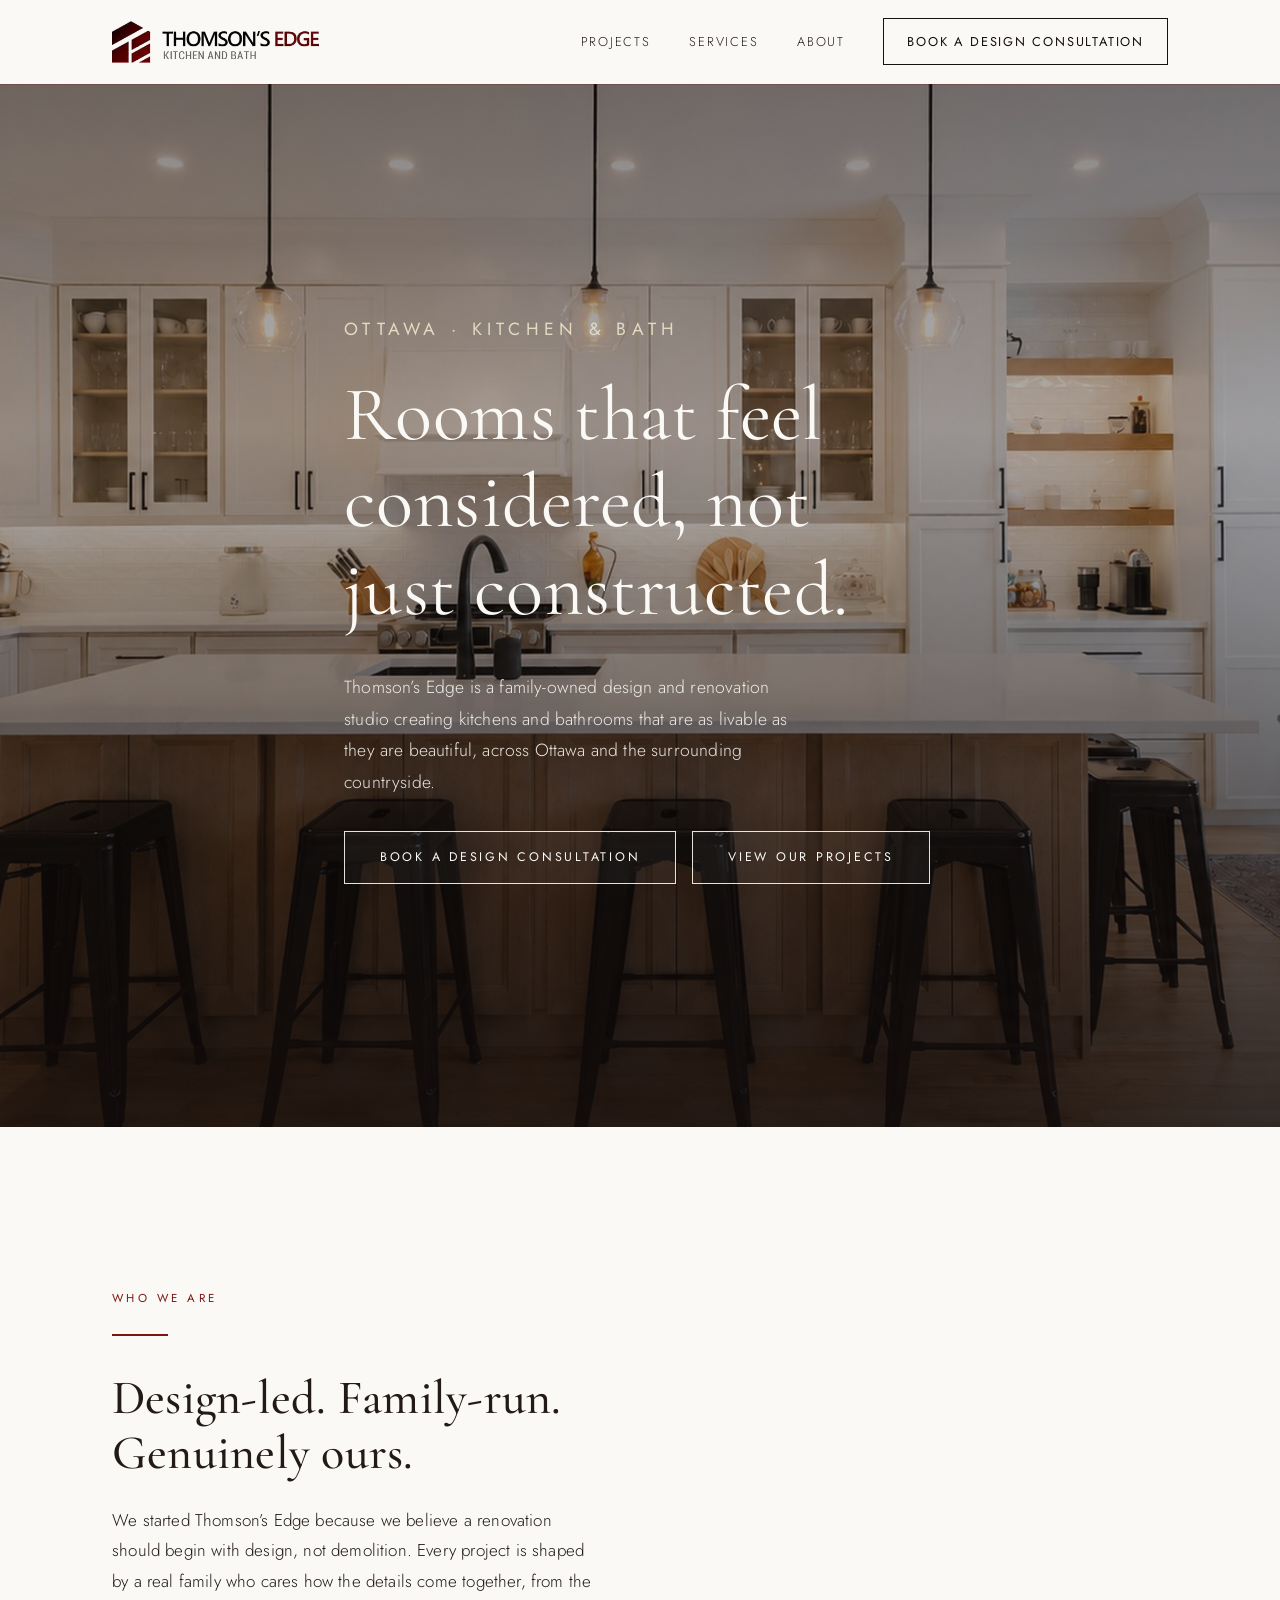
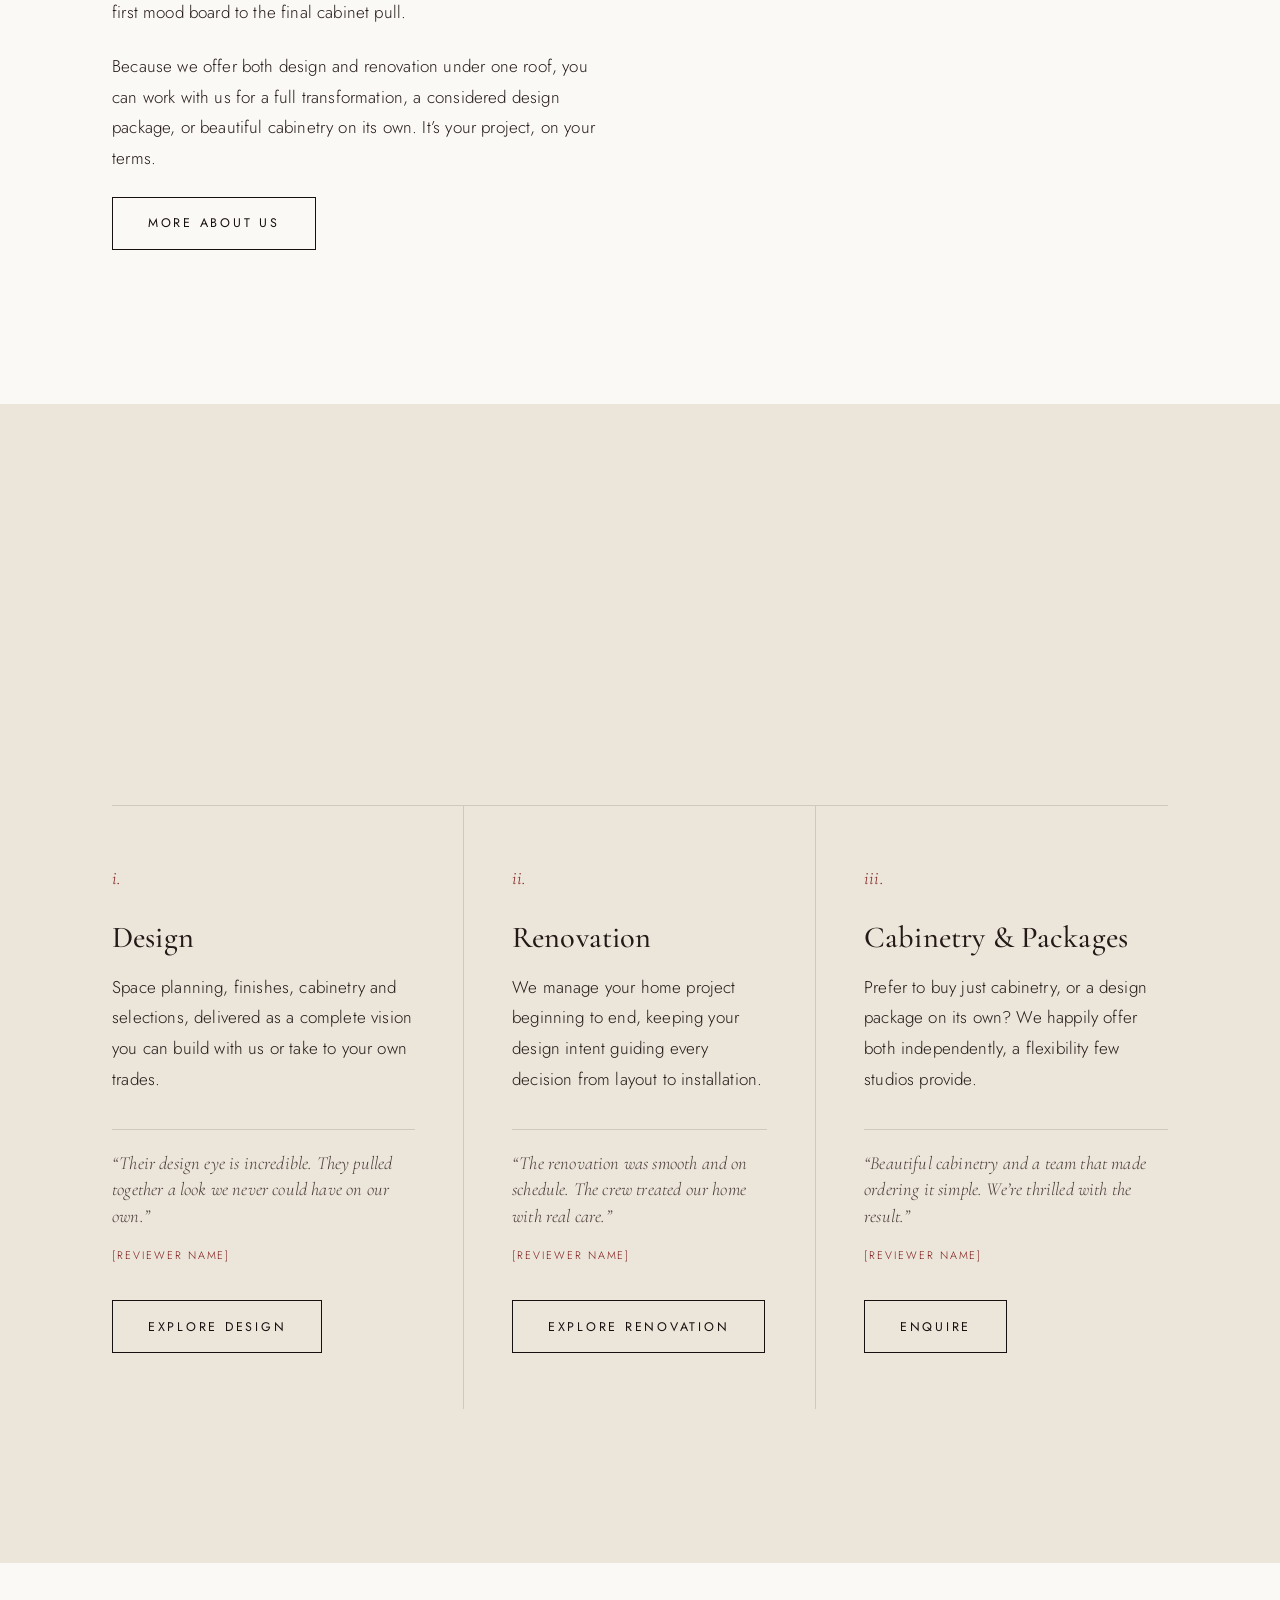
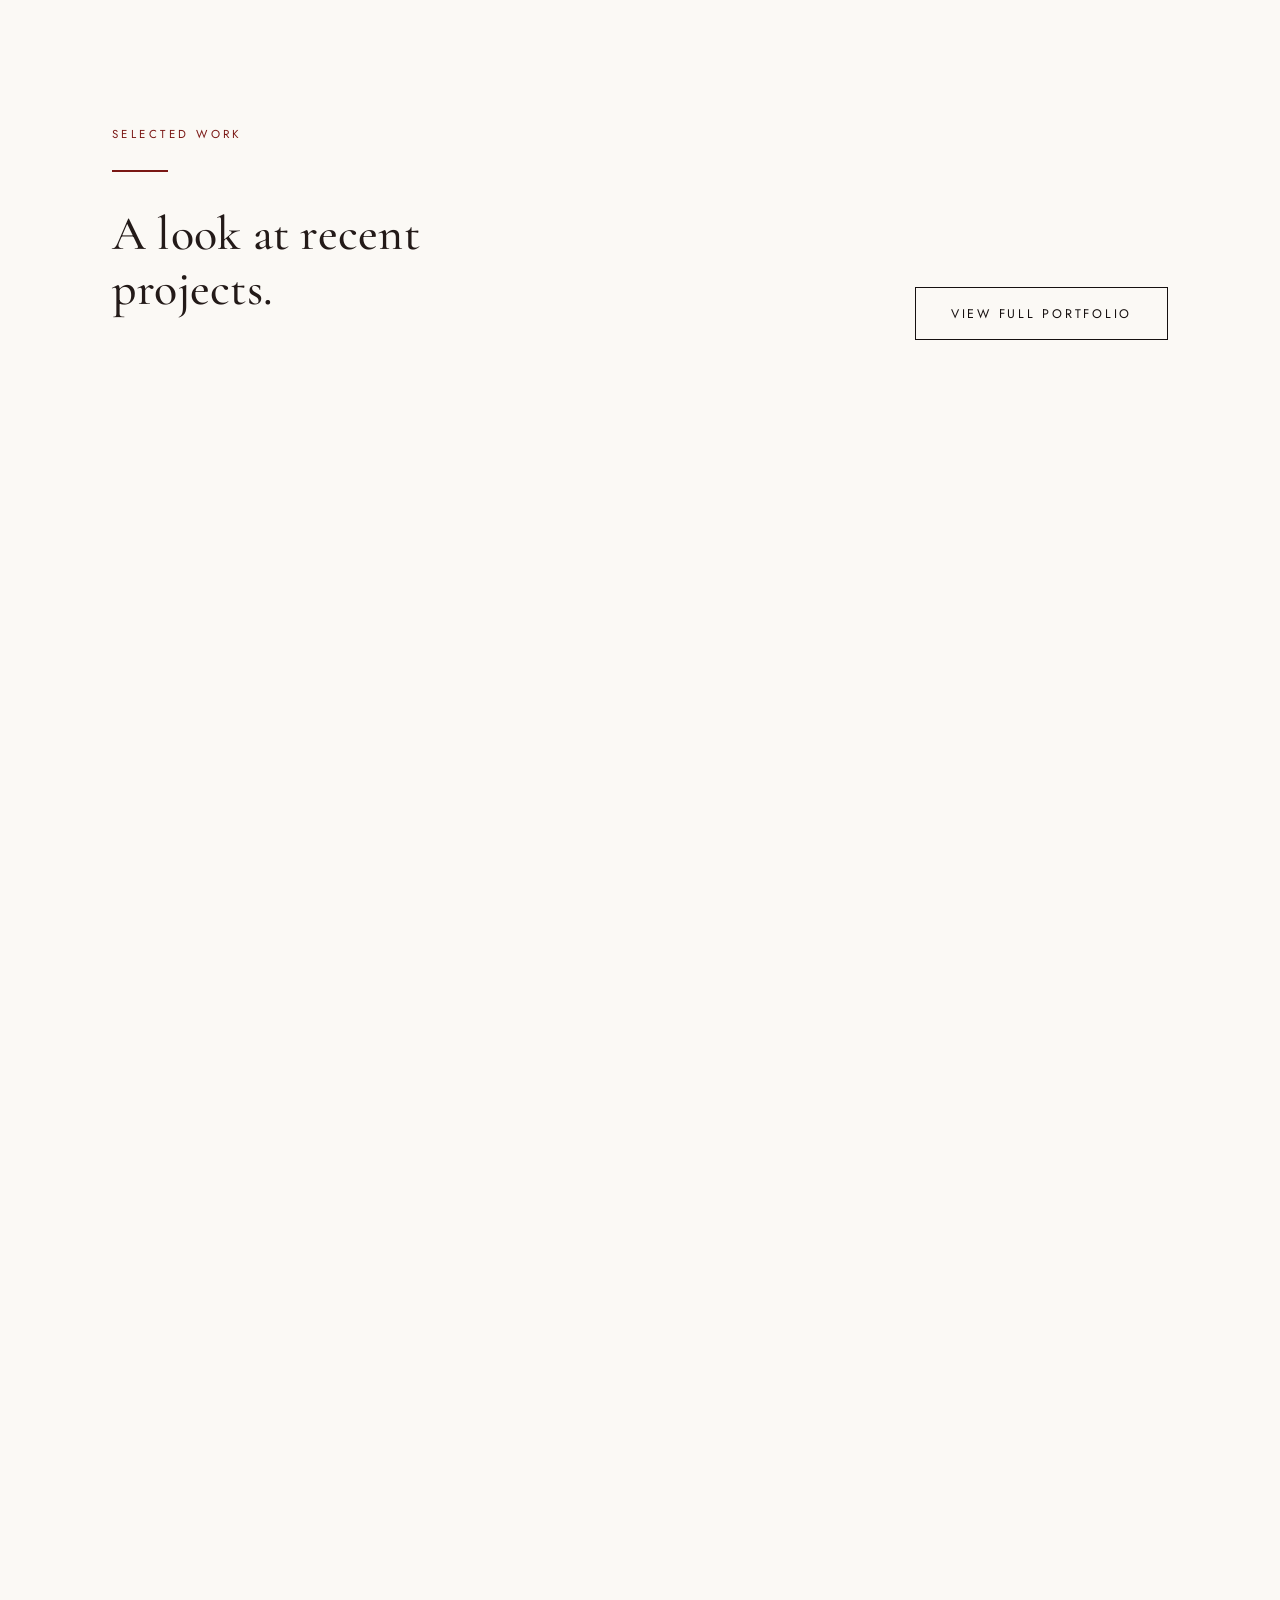
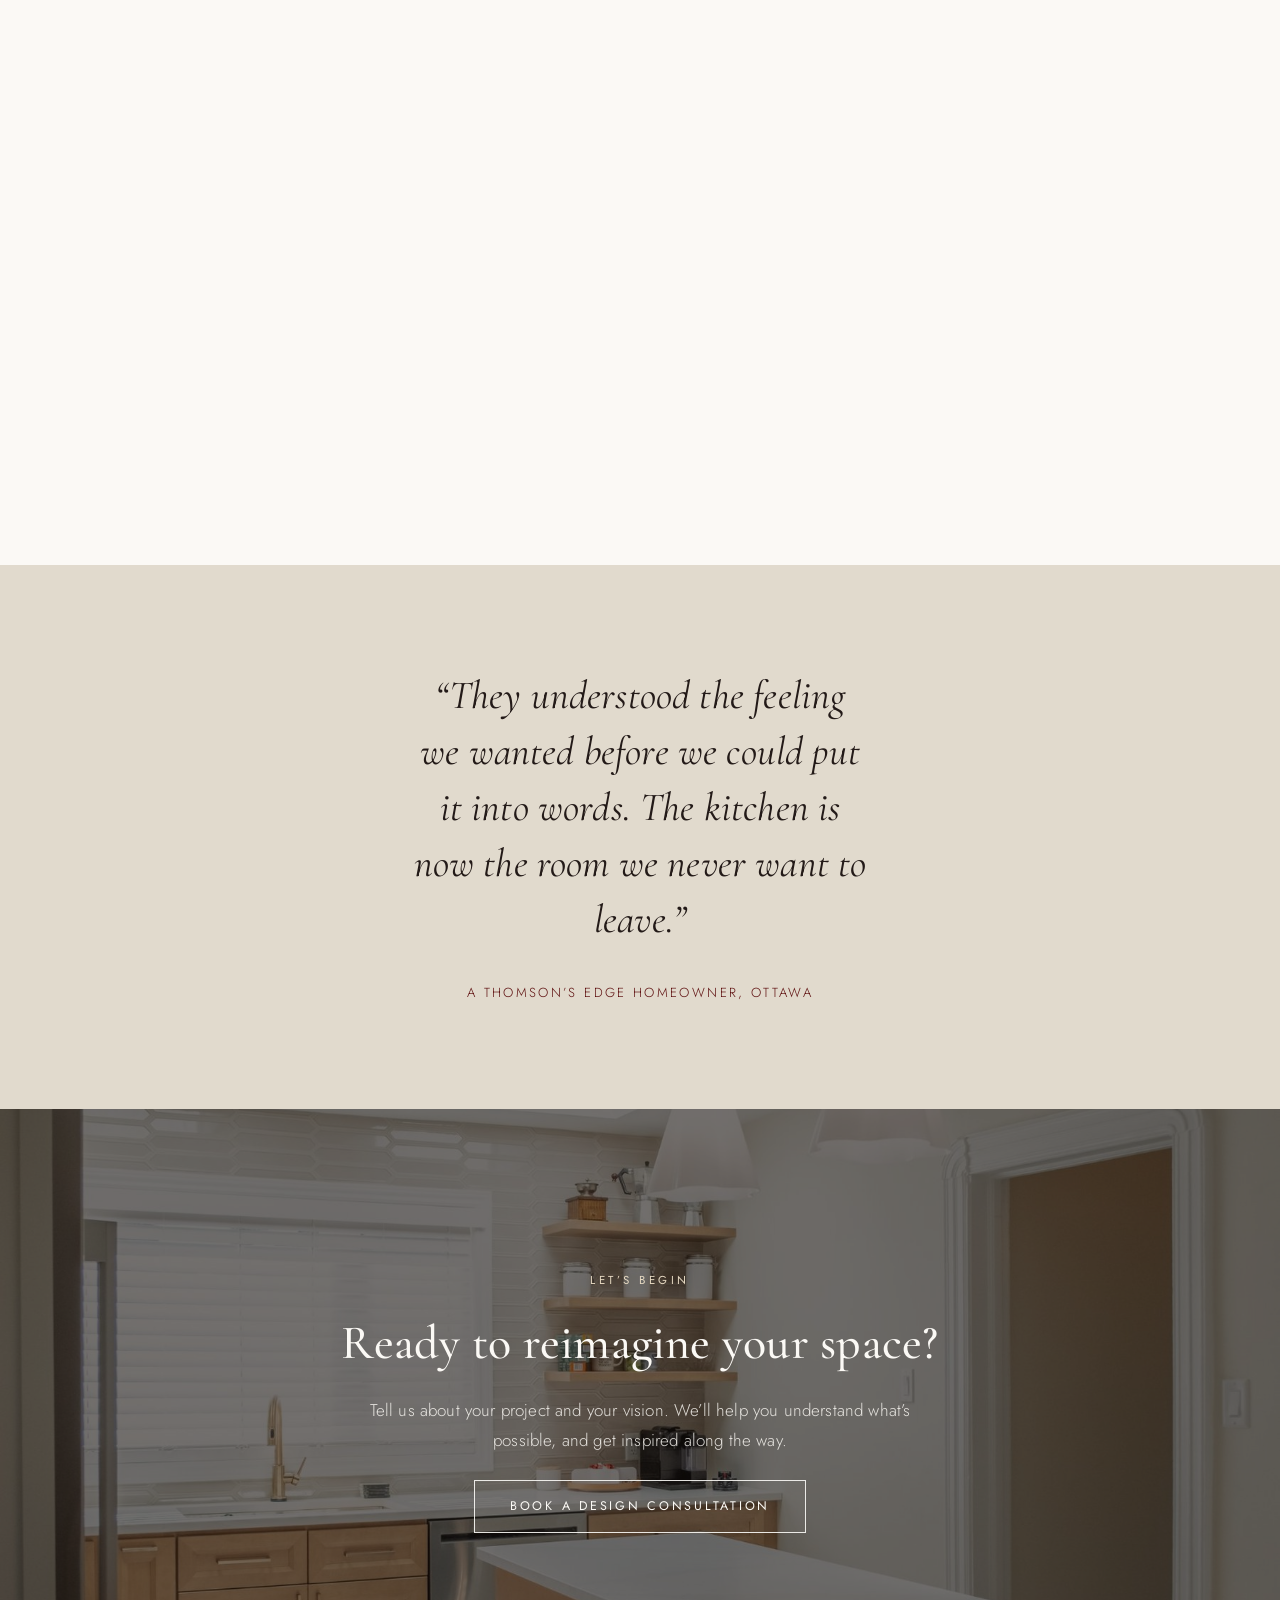
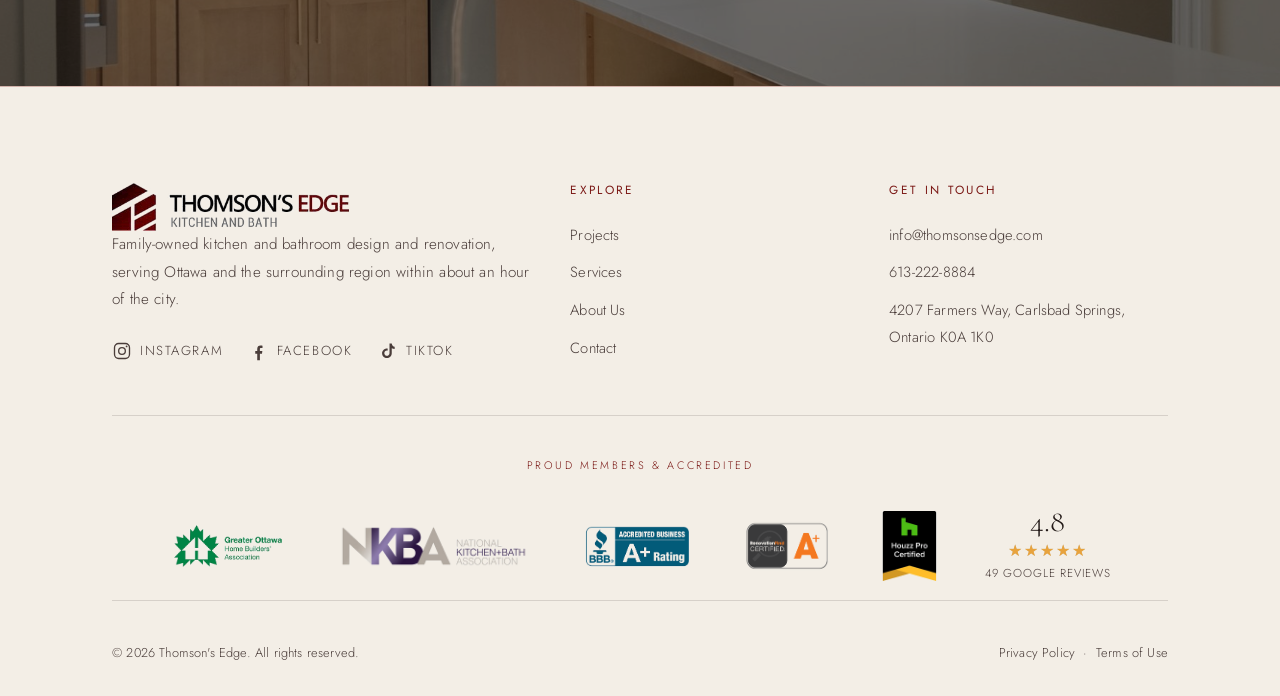
<file: index.html>
<!DOCTYPE html>
<html lang="en">
<head>
<meta charset="utf-8">
<meta name="viewport" content="width=device-width, initial-scale=1">
<title>Thomson's Edge | Kitchen & Bathroom Design & Renovation in Ottawa</title>
<meta name="description" content="Family-owned kitchen and bathroom design and renovation studio serving Ottawa and surrounding areas. Design, full renovation, and cabinetry from a team that puts design first.">
<link rel="canonical" href="https://thomsonsedge.com/">
<meta name="robots" content="index, follow">
<meta name="theme-color" content="#231A18">
<link rel="icon" href="/favicon.ico" sizes="any">
<link rel="icon" type="image/png" sizes="32x32" href="/assets/img/favicon-32.png">
<link rel="icon" type="image/png" sizes="16x16" href="/assets/img/favicon-16.png">
<link rel="apple-touch-icon" href="/assets/img/apple-touch-icon.png">
<link rel="manifest" href="/site.webmanifest">
<!-- Open Graph -->
<meta property="og:type" content="website">
<meta property="og:site_name" content="Thomson's Edge">
<meta property="og:title" content="Thomson's Edge | Kitchen & Bathroom Design & Renovation in Ottawa">
<meta property="og:description" content="Family-owned kitchen and bathroom design and renovation studio serving Ottawa and surrounding areas. Design, full renovation, and cabinetry from a team that puts design first.">
<meta property="og:url" content="https://thomsonsedge.com/">
<meta property="og:image" content="https://thomsonsedge.com/assets/img/og-image.jpg">
<meta property="og:locale" content="en_CA">
<!-- Twitter -->
<meta name="twitter:card" content="summary_large_image">
<meta name="twitter:title" content="Thomson's Edge | Kitchen & Bathroom Design & Renovation in Ottawa">
<meta name="twitter:description" content="Family-owned kitchen and bathroom design and renovation studio serving Ottawa and surrounding areas. Design, full renovation, and cabinetry from a team that puts design first.">
<meta name="twitter:image" content="https://thomsonsedge.com/assets/img/og-image.jpg">
<link rel="preconnect" href="https://fonts.googleapis.com">
<link rel="preconnect" href="https://fonts.gstatic.com" crossorigin>
<link href="https://fonts.googleapis.com/css2?family=Cormorant+Garamond:ital,wght@0,400;0,500;0,600;1,400;1,500&family=Jost:wght@300;400;500&display=swap" rel="stylesheet">
<link rel="stylesheet" href="/assets/css/style.css">
<script type="application/ld+json">
{
  "@context":"https://schema.org",
  "@type":["LocalBusiness","GeneralContractor","InteriorDesignService"],
  "name":"Thomson's Edge",
  "image":"https://thomsonsedge.com/assets/img/hero.jpg",
  "url":"https://thomsonsedge.com",
  "telephone":"+1-613-222-8884",
  "email":"info@thomsonsedge.com",
  "priceRange":"$$$",
  "address":{
    "@type":"PostalAddress",
    "streetAddress":"4207 Farmers Way",
    "addressLocality":"Carlsbad Springs",
    "addressRegion":"ON",
    "postalCode":"K0A 1K0",
    "addressCountry":"CA"
  },
  "areaServed":[
    {"@type":"City","name":"Ottawa"},
    {"@type":"AdministrativeArea","name":"Ottawa and surrounding area (within ~1 hour)"}
  ],
  "founder":["Craig Thomson","Sandra-Lynn Thomson","Tylor Thomson"],
  "sameAs":[
    "https://www.instagram.com/thomsonsedge/",
    "https://www.facebook.com/p/Thomsons-Edge-61573351960407/",
    "https://www.tiktok.com/@thomsonsedge"
  ],
  "knowsAbout":["Kitchen design","Bathroom design","Interior design","Home renovation","Cabinetry"],
  "makesOffer":[
    {"@type":"Offer","itemOffered":{"@type":"Service","name":"Interior Design"}},
    {"@type":"Offer","itemOffered":{"@type":"Service","name":"Kitchen & Bathroom Renovation"}},
    {"@type":"Offer","itemOffered":{"@type":"Service","name":"Cabinetry & Design Packages"}}
  ]
}
</script>
</head>
<body><header class="site-header">
  <div class="wrap header-inner">
    <a href="/" class="brand" aria-label="Thomson's Edge home">
      <img class="brand-logo" src="/assets/img/logo-transparent.png" alt="Thomson's Edge, Kitchen and Bath" width="200" height="41">
    </a>
    <button class="nav-toggle" aria-label="Open menu" aria-expanded="false" aria-controls="primary-nav">
      <span></span><span></span><span></span>
    </button>
    <nav class="nav" id="primary-nav" aria-label="Primary">
      <a href="/projects.html">Projects</a>
      <a href="/services.html">Services</a>
      <a href="/about.html">About</a>
      <a href="/contact.html" class="btn btn--ghost">Book a Design Consultation</a>
    </nav>
  </div>
</header>
<main>
  <section class="hero">
    <div class="hero__media"><img src="/assets/img/hero.jpg" alt="Bright white-and-oak kitchen with island seating and glass pendant lights by Thomson's Edge" fetchpriority="high"></div>
    <div class="wrap hero__inner">
      <p class="eyebrow" style="color:#e6d9c2">Ottawa &middot; Kitchen &amp; Bath</p>
      <h1>Rooms that feel considered, not just constructed.</h1>
      <p>Thomson&rsquo;s Edge is a family-owned design and renovation studio creating kitchens and bathrooms that are as livable as they are beautiful, across Ottawa and the surrounding countryside.</p>
      <div class="hero__actions">
        <a href="/contact.html" class="btn btn--light">Book a Design Consultation</a>
        <a href="/projects.html" class="btn btn--light">View Our Projects</a>
      </div>
    </div>
  </section>

  <section class="bg-offwhite">
    <div class="wrap split split--stretch">
      <div class="reveal">
        <p class="eyebrow">Who We Are</p>
        <div class="rule"></div>
        <h2>Design-led. Family-run. Genuinely ours.</h2>
        <p>We started Thomson&rsquo;s Edge because we believe a renovation should begin with design, not demolition. Every project is shaped by a real family who cares how the details come together, from the first mood board to the final cabinet pull.</p>
        <p>Because we offer both design and renovation under one roof, you can work with us for a full transformation, a considered design package, or beautiful cabinetry on its own. It&rsquo;s your project, on your terms.</p>
        <a href="/about.html" class="btn btn--ghost">More About Us</a>
      </div>
      <div class="reveal split__media"><img src="/assets/img/about.jpg" alt="Cream Thomson's Edge kitchen with gold lantern pendants and breakfast banquette" loading="lazy" decoding="async"></div>
    </div>
  </section>

  <section class="bg-ecru">
    <div class="wrap">
      <div class="reveal" style="max-width:44ch;margin-bottom:3rem">
        <p class="eyebrow">What We Do</p>
        <div class="rule"></div>
        <h2>Two services, one seamless studio.</h2>
      </div>
      <div class="services reveal">
        <div class="service">
          <span class="num">i.</span>
          <h3>Design</h3>
          <p>Space planning, finishes, cabinetry and selections, delivered as a complete vision you can build with us or take to your own trades.</p>
          <div class="service__review"><p>&ldquo;Their design eye is incredible. They pulled together a look we never could have on our own.&rdquo;</p><cite>[Reviewer name]</cite></div>
          <a href="/services.html" class="btn btn--ghost">Explore Design</a>
        </div>
        <div class="service">
          <span class="num">ii.</span>
          <h3>Renovation</h3>
          <p>We manage your home project beginning to end, keeping your design intent guiding every decision from layout to installation.</p>
          <div class="service__review"><p>&ldquo;The renovation was smooth and on schedule. The crew treated our home with real care.&rdquo;</p><cite>[Reviewer name]</cite></div>
          <a href="/services.html" class="btn btn--ghost">Explore Renovation</a>
        </div>
        <div class="service">
          <span class="num">iii.</span>
          <h3>Cabinetry &amp; Packages</h3>
          <p>Prefer to buy just cabinetry, or a design package on its own? We happily offer both independently, a flexibility few studios provide.</p>
          <div class="service__review"><p>&ldquo;Beautiful cabinetry and a team that made ordering it simple. We&rsquo;re thrilled with the result.&rdquo;</p><cite>[Reviewer name]</cite></div>
          <a href="/contact.html" class="btn btn--ghost">Enquire</a>
        </div>
      </div>
    </div>
  </section>

  <section class="bg-offwhite">
    <div class="wrap">
      <div class="reveal" style="display:flex;justify-content:space-between;align-items:flex-end;flex-wrap:wrap;gap:1rem;margin-bottom:3rem">
        <div style="max-width:40ch">
          <p class="eyebrow">Selected Work</p>
          <div class="rule"></div>
          <h2>A look at recent projects.</h2>
        </div>
        <a href="/projects.html" class="btn btn--ghost">View Full Portfolio</a>
      </div>
      <div class="proj-grid reveal">
        <a href="/projects.html" class="proj">
          <div class="proj__frame"><img src="/assets/img/proj-carleton-kitchen.jpg" alt="Carleton Cathcart kitchen with oak island and white quartz counters" loading="lazy" decoding="async"></div>
          <div class="proj__cap"><span class="t">Carleton Cathcart</span><span class="m">Kitchen Design &amp; Renovation</span></div>
        </a>
        <a href="/projects.html" class="proj">
          <div class="proj__frame"><img src="/assets/img/proj-miles.jpg" alt="Miles kitchen with warm wood cabinetry and quartz counters" loading="lazy" decoding="async"></div>
          <div class="proj__cap"><span class="t">Miles</span><span class="m">Kitchen Design &amp; Renovation</span></div>
          <div class="proj__review"><p>&ldquo;From start to finish the team made the whole process feel easy. The kitchen turned out more beautiful than we imagined.&rdquo;</p><cite>Denise Gagnon-Lebrun</cite></div>
        </a>
        <a href="/projects.html" class="proj">
          <div class="proj__frame"><img src="/assets/img/proj-lakesparks.jpg" alt="Lakesparks ensuite with freestanding tub and gold fixtures" loading="lazy" decoding="async"></div>
          <div class="proj__cap"><span class="t">Lakesparks</span><span class="m">Ensuite Design &amp; Renovation</span></div>
        </a>
        <a href="/projects.html" class="proj">
          <div class="proj__frame"><img src="/assets/img/proj-bleeks.jpg" alt="Bleeks kitchen with navy cabinetry and granite counters" loading="lazy" decoding="async"></div>
          <div class="proj__cap"><span class="t">Bleeks</span><span class="m">Kitchen Design &amp; Renovation</span></div>
        </a>
      </div>
    </div>
  </section>

  <section class="section-tight bg-stone">
    <div class="wrap quote reveal">
      <blockquote>&ldquo;They understood the feeling we wanted before we could put it into words. The kitchen is now the room we never want to leave.&rdquo;</blockquote>
      <cite>A Thomson&rsquo;s Edge Homeowner, Ottawa</cite>
    </div>
  </section>

  <section class="cta-band">
    <div class="cta-band__media"><img src="/assets/img/cta.jpg" alt="" loading="lazy" decoding="async"></div>
    <div class="wrap" style="position:relative">
      <div class="reveal center" style="max-width:60ch;margin:0 auto">
        <p class="eyebrow" style="color:#e6d9c2">Let&rsquo;s Begin</p>
        <h2>Ready to reimagine your space?</h2>
        <p>Tell us about your project and your vision. We&rsquo;ll help you understand what&rsquo;s possible, and get inspired along the way.</p>
        <a href="/contact.html" class="btn btn--light">Book a Design Consultation</a>
      </div>
    </div>
  </section>
</main>
<footer class="site-footer">
  <div class="wrap">
    <div class="footer-top">
      <div>
        <a href="/" class="brand"><img class="brand-logo" src="/assets/img/logo-transparent.png" alt="Thomson's Edge" width="220" height="45" loading="lazy" decoding="async"></a>
        <p>Family-owned kitchen and bathroom design and renovation, serving Ottawa and the surrounding region within about an hour of the city.</p>
        <div class="socials">
          <a href="https://www.instagram.com/thomsonsedge/" target="_blank" rel="noopener" aria-label="Follow Thomson's Edge on Instagram">
            <svg viewBox="0 0 24 24" width="20" height="20" fill="none" stroke="currentColor" stroke-width="1.6" aria-hidden="true"><rect x="3" y="3" width="18" height="18" rx="5"/><circle cx="12" cy="12" r="4"/><circle cx="17.5" cy="6.5" r="1.1" fill="currentColor" stroke="none"/></svg>
            <span>Instagram</span>
          </a>
          <a href="https://www.facebook.com/p/Thomsons-Edge-61573351960407/" target="_blank" rel="noopener" aria-label="Follow Thomson's Edge on Facebook">
            <svg viewBox="0 0 24 24" width="20" height="20" fill="currentColor" aria-hidden="true"><path d="M14 8.5h2.2V5.6c-.38-.05-1.3-.16-2.37-.16-2.34 0-3.95 1.43-3.95 4.06V12H7.5v3.2h2.38V23h3.2v-7.8h2.5l.42-3.2h-2.92V9.8c0-.93.26-1.3 1.42-1.3z"/></svg>
            <span>Facebook</span>
          </a>
          <a href="https://www.tiktok.com/@thomsonsedge" target="_blank" rel="noopener" aria-label="Follow Thomson's Edge on TikTok">
            <svg viewBox="0 0 24 24" width="20" height="20" fill="currentColor" aria-hidden="true"><path d="M16.5 3c.3 2 1.5 3.6 3.5 4v2.6c-1.3 0-2.5-.4-3.5-1v6.1c0 3.2-2.6 5.8-5.8 5.8S4.9 17.9 4.9 14.7 7.5 8.9 10.7 8.9c.3 0 .6 0 .9.1v2.7c-.3-.1-.6-.2-.9-.2-1.7 0-3.1 1.4-3.1 3.1s1.4 3.1 3.1 3.1 3.1-1.4 3.1-3.1V3h2.7z"/></svg>
            <span>TikTok</span>
          </a>
        </div>
      </div>
      <div class="footer-col">
        <h4>Explore</h4>
        <a href="/projects.html">Projects</a>
        <a href="/services.html">Services</a>
        <a href="/about.html">About Us</a>
        <a href="/contact.html">Contact</a>
      </div>
      <div class="footer-col">
        <h4>Get in Touch</h4>
        <a href="mailto:info@thomsonsedge.com">info@thomsonsedge.com</a>
        <a href="tel:+16132228884">613-222-8884</a>
        <a href="https://maps.google.com/?q=4207+Farmers+Way+Carlsbad+Springs+Ontario+K0A+1K0" target="_blank" rel="noopener">4207 Farmers Way, Carlsbad Springs, Ontario K0A 1K0</a>
      </div>
    </div>
    <div class="footer-badges">
      <span class="footer-badges__label">Proud members &amp; accredited</span>
      <div class="footer-badges__row">
        <div class="badge badge--logo"><img src="/assets/img/badges/gohba.png" alt="Greater Ottawa Home Builders' Association member" loading="lazy" decoding="async"></div>
        <div class="badge badge--logo"><img src="/assets/img/badges/nkba.png" alt="National Kitchen and Bath Association member" loading="lazy" decoding="async"></div>
        <div class="badge badge--logo"><img src="/assets/img/badges/bbb.png" alt="Better Business Bureau A+ Accredited Business" loading="lazy" decoding="async"></div>
        <div class="badge badge--logo"><img src="/assets/img/badges/renovationfind.png" alt="RenovationFind Certified, A+ rating" loading="lazy" decoding="async"></div>
        <div class="badge badge--badge"><img src="/assets/img/badges/houzz.png" alt="Houzz Pro Certified" loading="lazy" decoding="async"></div>
        <a class="badge badge--google" href="https://www.google.com/search?q=Thomson%27s+Edge+Kitchen+%26+Bath&stick=H4sIAAAAAAAA_-NgU1I1qDBJTk41SEk2SjMzS0o2sDS2MqgwTLJIMjCwTEwzNDa1SEqxXMQqG5KRn1ucn6derOCakp6q4J1ZkpyRmqegpuCUWJIBAMyckN9JAAAA&hl=en" target="_blank" rel="noopener" aria-label="4.8 stars from 49 Google reviews">
          <span class="badge__rating">4.8</span>
          <span class="badge__starwrap"><span class="badge__stars" style="--pct:96%"></span></span>
          <span class="badge__sub">49 Google Reviews</span>
        </a>
      </div>
    </div>
    <div class="footer-bottom">
      <span>&copy; <span id="year">2026</span> Thomson's Edge. All rights reserved.</span>
      <span>
        <a href="/privacy.html">Privacy Policy</a> &nbsp;&middot;&nbsp;
        <a href="/terms.html">Terms of Use</a>
      </span>
    </div>
  </div>
</footer>
<script src="/assets/js/main.js" defer></script>
</body>
</html>
</file>
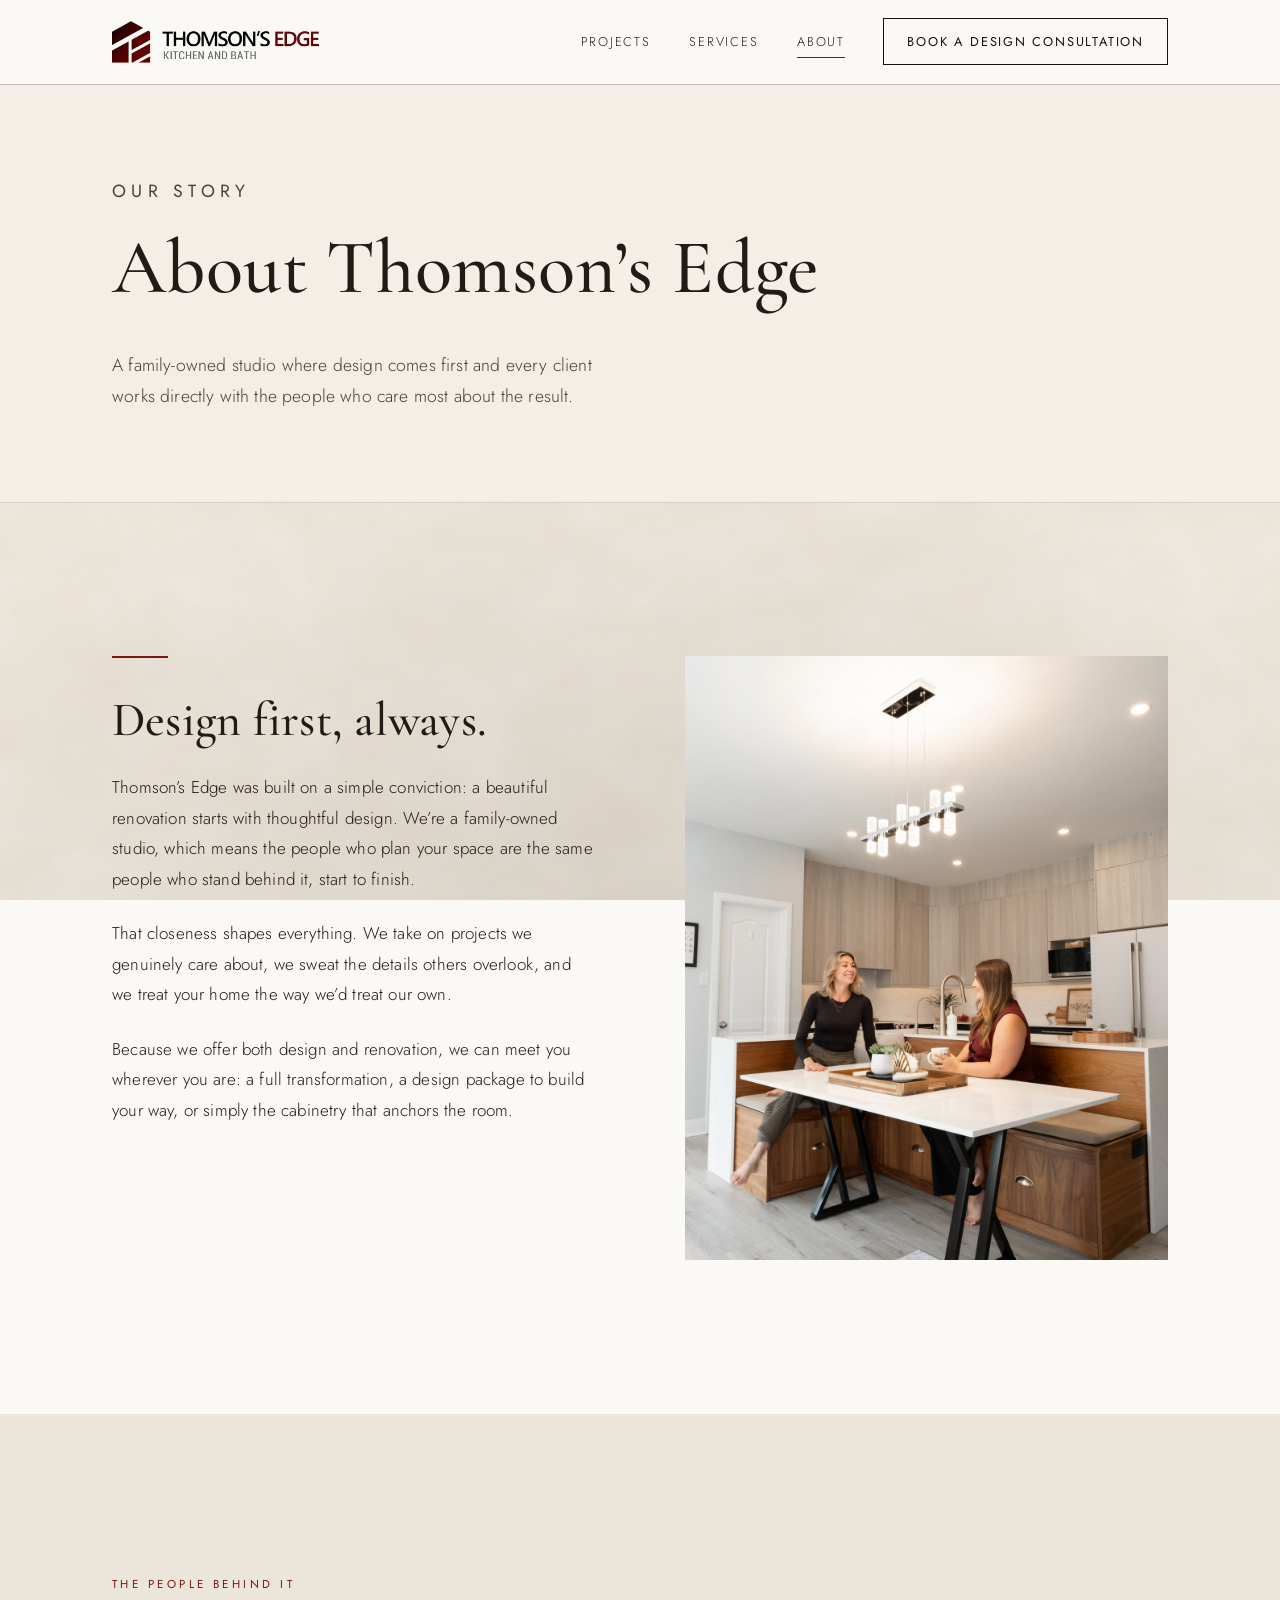
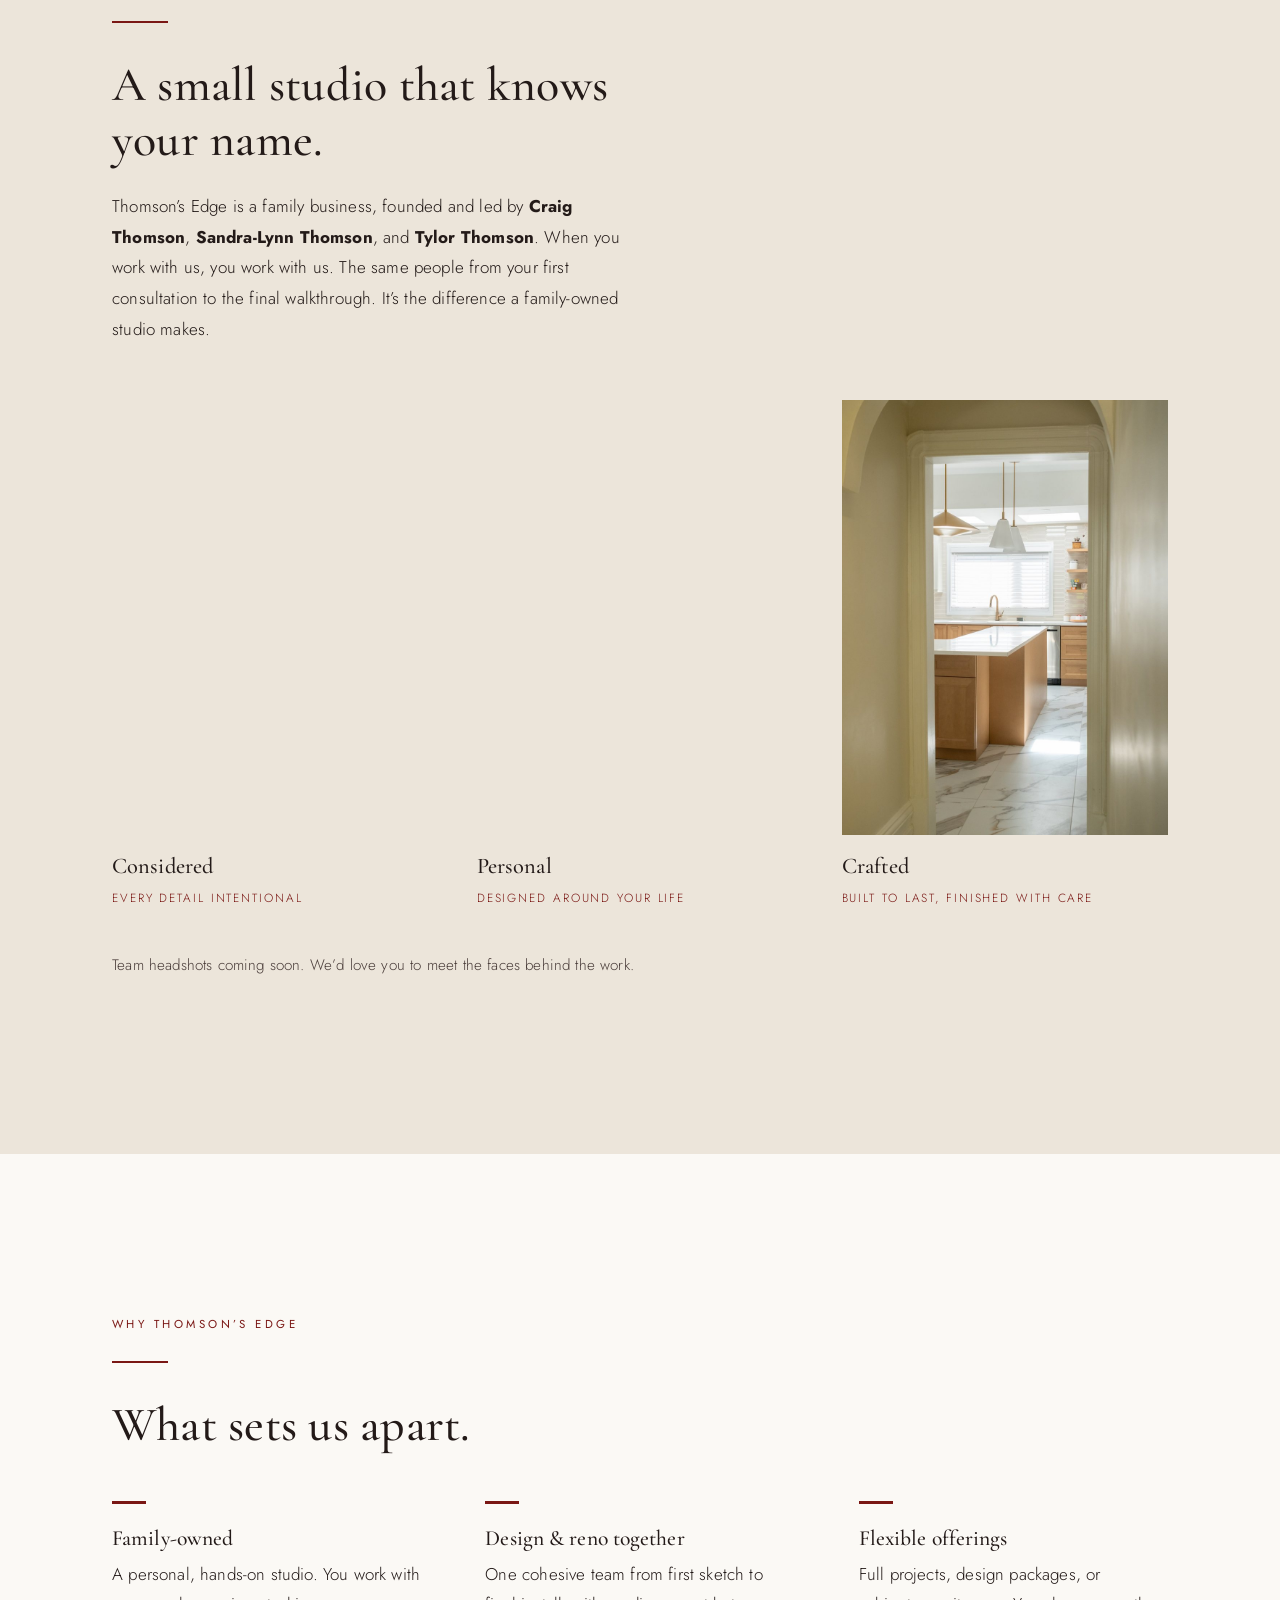
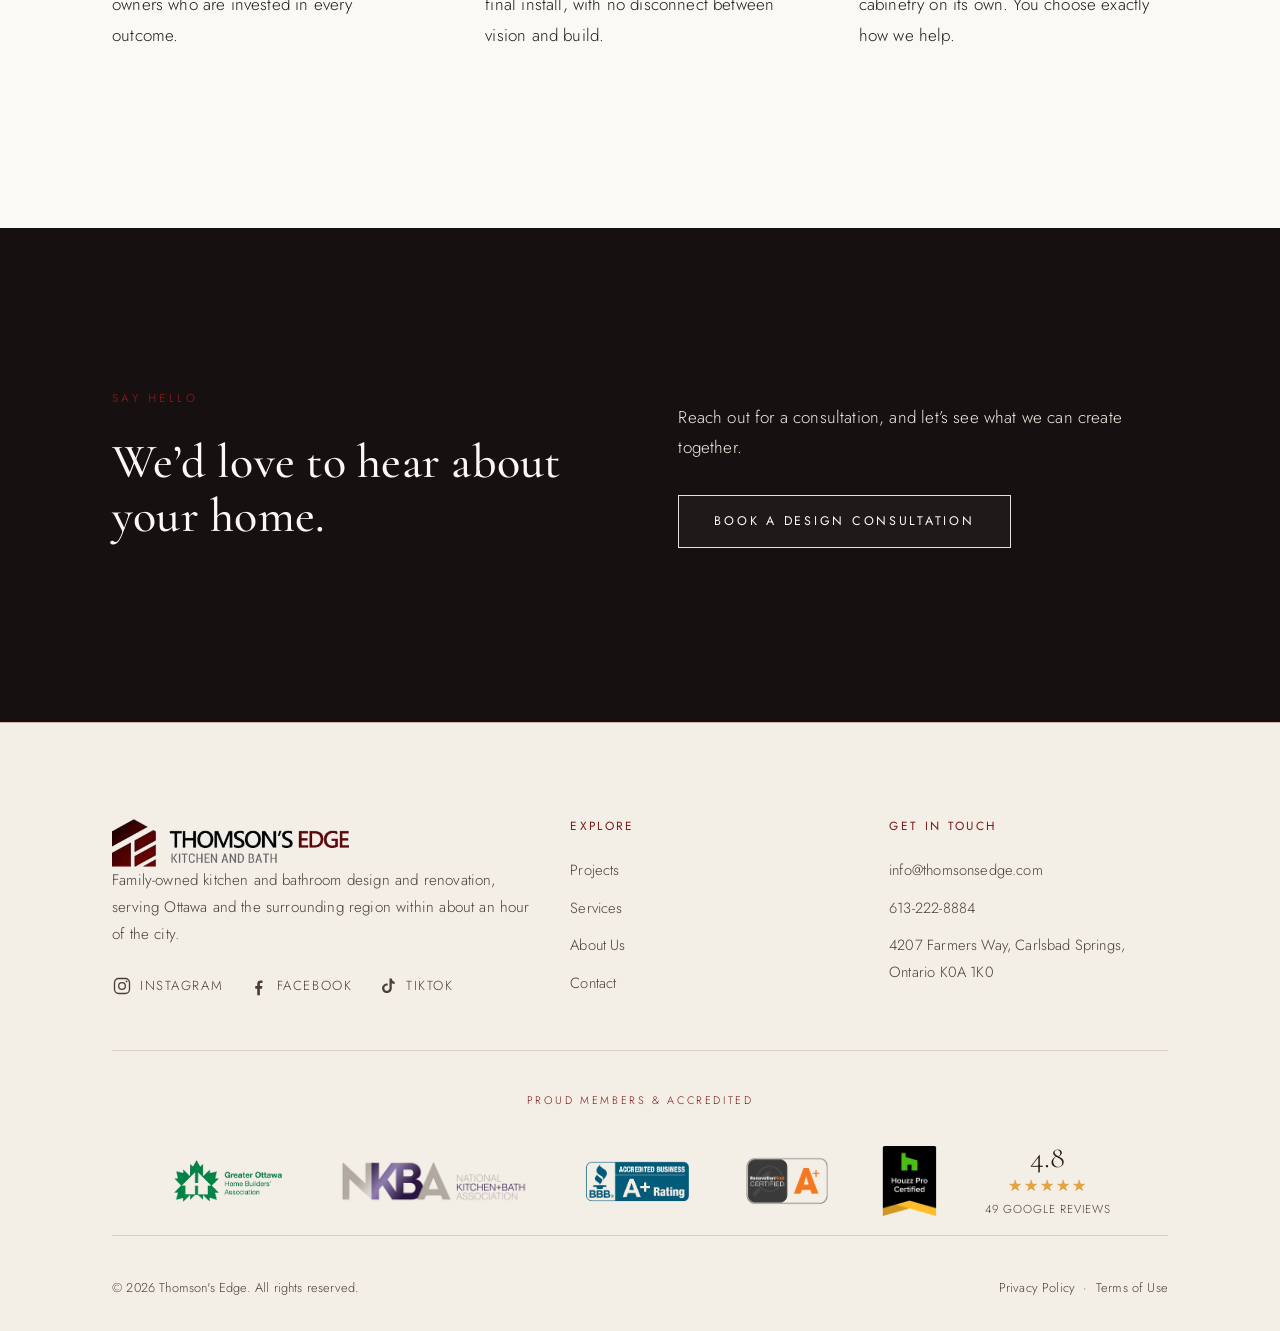
<file: about.html>
<!DOCTYPE html>
<html lang="en">
<head>
<meta charset="utf-8">
<meta name="viewport" content="width=device-width, initial-scale=1">
<title>About Us | Thomson's Edge, Family-Owned Ottawa Design Studio</title>
<meta name="description" content="Meet Thomson's Edge, a family-owned kitchen and bathroom design and renovation studio in the Ottawa region, founded by the Thomson family. Design-driven, personal, and hands-on.">
<link rel="canonical" href="https://thomsonsedge.com/about.html">
<meta name="robots" content="index, follow">
<meta name="theme-color" content="#231A18">
<link rel="icon" href="/favicon.ico" sizes="any">
<link rel="icon" type="image/png" sizes="32x32" href="/assets/img/favicon-32.png">
<link rel="icon" type="image/png" sizes="16x16" href="/assets/img/favicon-16.png">
<link rel="apple-touch-icon" href="/assets/img/apple-touch-icon.png">
<link rel="manifest" href="/site.webmanifest">
<!-- Open Graph -->
<meta property="og:type" content="website">
<meta property="og:site_name" content="Thomson's Edge">
<meta property="og:title" content="About Us | Thomson's Edge, Family-Owned Ottawa Design Studio">
<meta property="og:description" content="Meet Thomson's Edge, a family-owned kitchen and bathroom design and renovation studio in the Ottawa region, founded by the Thomson family. Design-driven, personal, and hands-on.">
<meta property="og:url" content="https://thomsonsedge.com/about.html">
<meta property="og:image" content="https://thomsonsedge.com/assets/img/og-image.jpg">
<meta property="og:locale" content="en_CA">
<!-- Twitter -->
<meta name="twitter:card" content="summary_large_image">
<meta name="twitter:title" content="About Us | Thomson's Edge, Family-Owned Ottawa Design Studio">
<meta name="twitter:description" content="Meet Thomson's Edge, a family-owned kitchen and bathroom design and renovation studio in the Ottawa region, founded by the Thomson family. Design-driven, personal, and hands-on.">
<meta name="twitter:image" content="https://thomsonsedge.com/assets/img/og-image.jpg">
<link rel="preconnect" href="https://fonts.googleapis.com">
<link rel="preconnect" href="https://fonts.gstatic.com" crossorigin>
<link href="https://fonts.googleapis.com/css2?family=Cormorant+Garamond:ital,wght@0,400;0,500;0,600;1,400;1,500&family=Jost:wght@300;400;500&display=swap" rel="stylesheet">
<link rel="stylesheet" href="/assets/css/style.css">

</head>
<body><header class="site-header">
  <div class="wrap header-inner">
    <a href="/" class="brand" aria-label="Thomson's Edge home">
      <img class="brand-logo" src="/assets/img/logo-transparent.png" alt="Thomson's Edge, Kitchen and Bath" width="200" height="41">
    </a>
    <button class="nav-toggle" aria-label="Open menu" aria-expanded="false" aria-controls="primary-nav">
      <span></span><span></span><span></span>
    </button>
    <nav class="nav" id="primary-nav" aria-label="Primary">
      <a href="/projects.html">Projects</a>
      <a href="/services.html">Services</a>
      <a href="/about.html" class="active">About</a>
      <a href="/contact.html" class="btn btn--ghost">Book a Design Consultation</a>
    </nav>
  </div>
</header>
<main>
  <section class="page-hero">
    <div class="wrap reveal">
      <p class="eyebrow">Our Story</p>
      <h1>About Thomson&rsquo;s Edge</h1>
      <p>A family-owned studio where design comes first and every client works directly with the people who care most about the result.</p>
    </div>
  </section>

  <section class="bg-offwhite">
    <div class="wrap split split--stretch">
      <div class="reveal">
        <div class="rule"></div>
        <h2>Design first, always.</h2>
        <p>Thomson&rsquo;s Edge was built on a simple conviction: a beautiful renovation starts with thoughtful design. We&rsquo;re a family-owned studio, which means the people who plan your space are the same people who stand behind it, start to finish.</p>
        <p>That closeness shapes everything. We take on projects we genuinely care about, we sweat the details others overlook, and we treat your home the way we&rsquo;d treat our own.</p>
        <p>Because we offer both design and renovation, we can meet you wherever you are: a full transformation, a design package to build your way, or simply the cabinetry that anchors the room.</p>
      </div>
      <div class="reveal split__media"><img src="/assets/img/about-design.jpg" alt="Modern walnut kitchen with a built-in banquette dining table by Thomson's Edge" loading="lazy" decoding="async"></div>
    </div>
  </section>

  <section class="bg-ecru">
    <div class="wrap">
      <div class="reveal" style="max-width:52ch;margin-bottom:3.5rem">
        <p class="eyebrow">The People Behind It</p>
        <div class="rule"></div>
        <h2>A small studio that knows your name.</h2>
        <p>Thomson&rsquo;s Edge is a family business, founded and led by <strong>Craig Thomson</strong>, <strong>Sandra-Lynn Thomson</strong>, and <strong>Tylor Thomson</strong>. When you work with us, you work with us. The same people from your first consultation to the final walkthrough. It&rsquo;s the difference a family-owned studio makes.</p>
      </div>
      <div class="team-grid reveal">
        <div class="member">
          <div class="member__frame"><img src="/assets/img/team-1.jpg" alt="Oak vanity with backlit mirror in a Thomson's Edge bathroom" loading="lazy" decoding="async"></div>
          <h3>Considered</h3>
          <span class="role">Every detail intentional</span>
        </div>
        <div class="member">
          <div class="member__frame"><img src="/assets/img/team-2.jpg" alt="Bright coffee nook beside a black-framed window" loading="lazy" decoding="async"></div>
          <h3>Personal</h3>
          <span class="role">Designed around your life</span>
        </div>
        <div class="member">
          <div class="member__frame"><img src="/assets/img/team-3.jpg" alt="Pantry and coffee-station cabinetry" loading="lazy" decoding="async"></div>
          <h3>Crafted</h3>
          <span class="role">Built to last, finished with care</span>
        </div>
      </div>
      <p class="reveal" style="margin-top:2.5rem;color:var(--espresso-soft);font-size:.95rem;max-width:60ch">Team headshots coming soon. We&rsquo;d love you to meet the faces behind the work.</p>
    </div>
  </section>

  <section class="bg-offwhite">
    <div class="wrap">
      <div class="reveal" style="max-width:44ch;margin-bottom:3rem">
        <p class="eyebrow">Why Thomson&rsquo;s Edge</p>
        <div class="rule"></div>
        <h2>What sets us apart.</h2>
      </div>
      <div class="values reveal">
        <div class="value"><span class="k" aria-hidden="true"></span><h3>Family-owned</h3><p>A personal, hands-on studio. You work with owners who are invested in every outcome.</p></div>
        <div class="value"><span class="k" aria-hidden="true"></span><h3>Design &amp; reno together</h3><p>One cohesive team from first sketch to final install, with no disconnect between vision and build.</p></div>
        <div class="value"><span class="k" aria-hidden="true"></span><h3>Flexible offerings</h3><p>Full projects, design packages, or cabinetry on its own. You choose exactly how we help.</p></div>
      </div>
    </div>
  </section>

  <section class="cta-split bg-espresso">
    <div class="wrap cta-split__inner">
      <div class="reveal">
        <p class="eyebrow">Say Hello</p>
        <h2>We&rsquo;d love to hear about your home.</h2>
      </div>
      <div class="reveal cta-split__right">
        <p>Reach out for a consultation, and let&rsquo;s see what we can create together.</p>
        <a href="/contact.html" class="btn btn--light">Book a Design Consultation</a>
      </div>
    </div>
  </section>
</main>
<footer class="site-footer">
  <div class="wrap">
    <div class="footer-top">
      <div>
        <a href="/" class="brand"><img class="brand-logo" src="/assets/img/logo-transparent.png" alt="Thomson's Edge" width="220" height="45" loading="lazy" decoding="async"></a>
        <p>Family-owned kitchen and bathroom design and renovation, serving Ottawa and the surrounding region within about an hour of the city.</p>
        <div class="socials">
          <a href="https://www.instagram.com/thomsonsedge/" target="_blank" rel="noopener" aria-label="Follow Thomson's Edge on Instagram">
            <svg viewBox="0 0 24 24" width="20" height="20" fill="none" stroke="currentColor" stroke-width="1.6" aria-hidden="true"><rect x="3" y="3" width="18" height="18" rx="5"/><circle cx="12" cy="12" r="4"/><circle cx="17.5" cy="6.5" r="1.1" fill="currentColor" stroke="none"/></svg>
            <span>Instagram</span>
          </a>
          <a href="https://www.facebook.com/p/Thomsons-Edge-61573351960407/" target="_blank" rel="noopener" aria-label="Follow Thomson's Edge on Facebook">
            <svg viewBox="0 0 24 24" width="20" height="20" fill="currentColor" aria-hidden="true"><path d="M14 8.5h2.2V5.6c-.38-.05-1.3-.16-2.37-.16-2.34 0-3.95 1.43-3.95 4.06V12H7.5v3.2h2.38V23h3.2v-7.8h2.5l.42-3.2h-2.92V9.8c0-.93.26-1.3 1.42-1.3z"/></svg>
            <span>Facebook</span>
          </a>
          <a href="https://www.tiktok.com/@thomsonsedge" target="_blank" rel="noopener" aria-label="Follow Thomson's Edge on TikTok">
            <svg viewBox="0 0 24 24" width="20" height="20" fill="currentColor" aria-hidden="true"><path d="M16.5 3c.3 2 1.5 3.6 3.5 4v2.6c-1.3 0-2.5-.4-3.5-1v6.1c0 3.2-2.6 5.8-5.8 5.8S4.9 17.9 4.9 14.7 7.5 8.9 10.7 8.9c.3 0 .6 0 .9.1v2.7c-.3-.1-.6-.2-.9-.2-1.7 0-3.1 1.4-3.1 3.1s1.4 3.1 3.1 3.1 3.1-1.4 3.1-3.1V3h2.7z"/></svg>
            <span>TikTok</span>
          </a>
        </div>
      </div>
      <div class="footer-col">
        <h4>Explore</h4>
        <a href="/projects.html">Projects</a>
        <a href="/services.html">Services</a>
        <a href="/about.html">About Us</a>
        <a href="/contact.html">Contact</a>
      </div>
      <div class="footer-col">
        <h4>Get in Touch</h4>
        <a href="mailto:info@thomsonsedge.com">info@thomsonsedge.com</a>
        <a href="tel:+16132228884">613-222-8884</a>
        <a href="https://maps.google.com/?q=4207+Farmers+Way+Carlsbad+Springs+Ontario+K0A+1K0" target="_blank" rel="noopener">4207 Farmers Way, Carlsbad Springs, Ontario K0A 1K0</a>
      </div>
    </div>
    <div class="footer-badges">
      <span class="footer-badges__label">Proud members &amp; accredited</span>
      <div class="footer-badges__row">
        <div class="badge badge--logo"><img src="/assets/img/badges/gohba.png" alt="Greater Ottawa Home Builders' Association member" loading="lazy" decoding="async"></div>
        <div class="badge badge--logo"><img src="/assets/img/badges/nkba.png" alt="National Kitchen and Bath Association member" loading="lazy" decoding="async"></div>
        <div class="badge badge--logo"><img src="/assets/img/badges/bbb.png" alt="Better Business Bureau A+ Accredited Business" loading="lazy" decoding="async"></div>
        <div class="badge badge--logo"><img src="/assets/img/badges/renovationfind.png" alt="RenovationFind Certified, A+ rating" loading="lazy" decoding="async"></div>
        <div class="badge badge--badge"><img src="/assets/img/badges/houzz.png" alt="Houzz Pro Certified" loading="lazy" decoding="async"></div>
        <a class="badge badge--google" href="https://www.google.com/search?q=Thomson%27s+Edge+Kitchen+%26+Bath&stick=H4sIAAAAAAAA_-NgU1I1qDBJTk41SEk2SjMzS0o2sDS2MqgwTLJIMjCwTEwzNDa1SEqxXMQqG5KRn1ucn6derOCakp6q4J1ZkpyRmqegpuCUWJIBAMyckN9JAAAA&hl=en" target="_blank" rel="noopener" aria-label="4.8 stars from 49 Google reviews">
          <span class="badge__rating">4.8</span>
          <span class="badge__starwrap"><span class="badge__stars" style="--pct:96%"></span></span>
          <span class="badge__sub">49 Google Reviews</span>
        </a>
      </div>
    </div>
    <div class="footer-bottom">
      <span>&copy; <span id="year">2026</span> Thomson's Edge. All rights reserved.</span>
      <span>
        <a href="/privacy.html">Privacy Policy</a> &nbsp;&middot;&nbsp;
        <a href="/terms.html">Terms of Use</a>
      </span>
    </div>
  </div>
</footer>
<script src="/assets/js/main.js" defer></script>
</body>
</html>
</file>
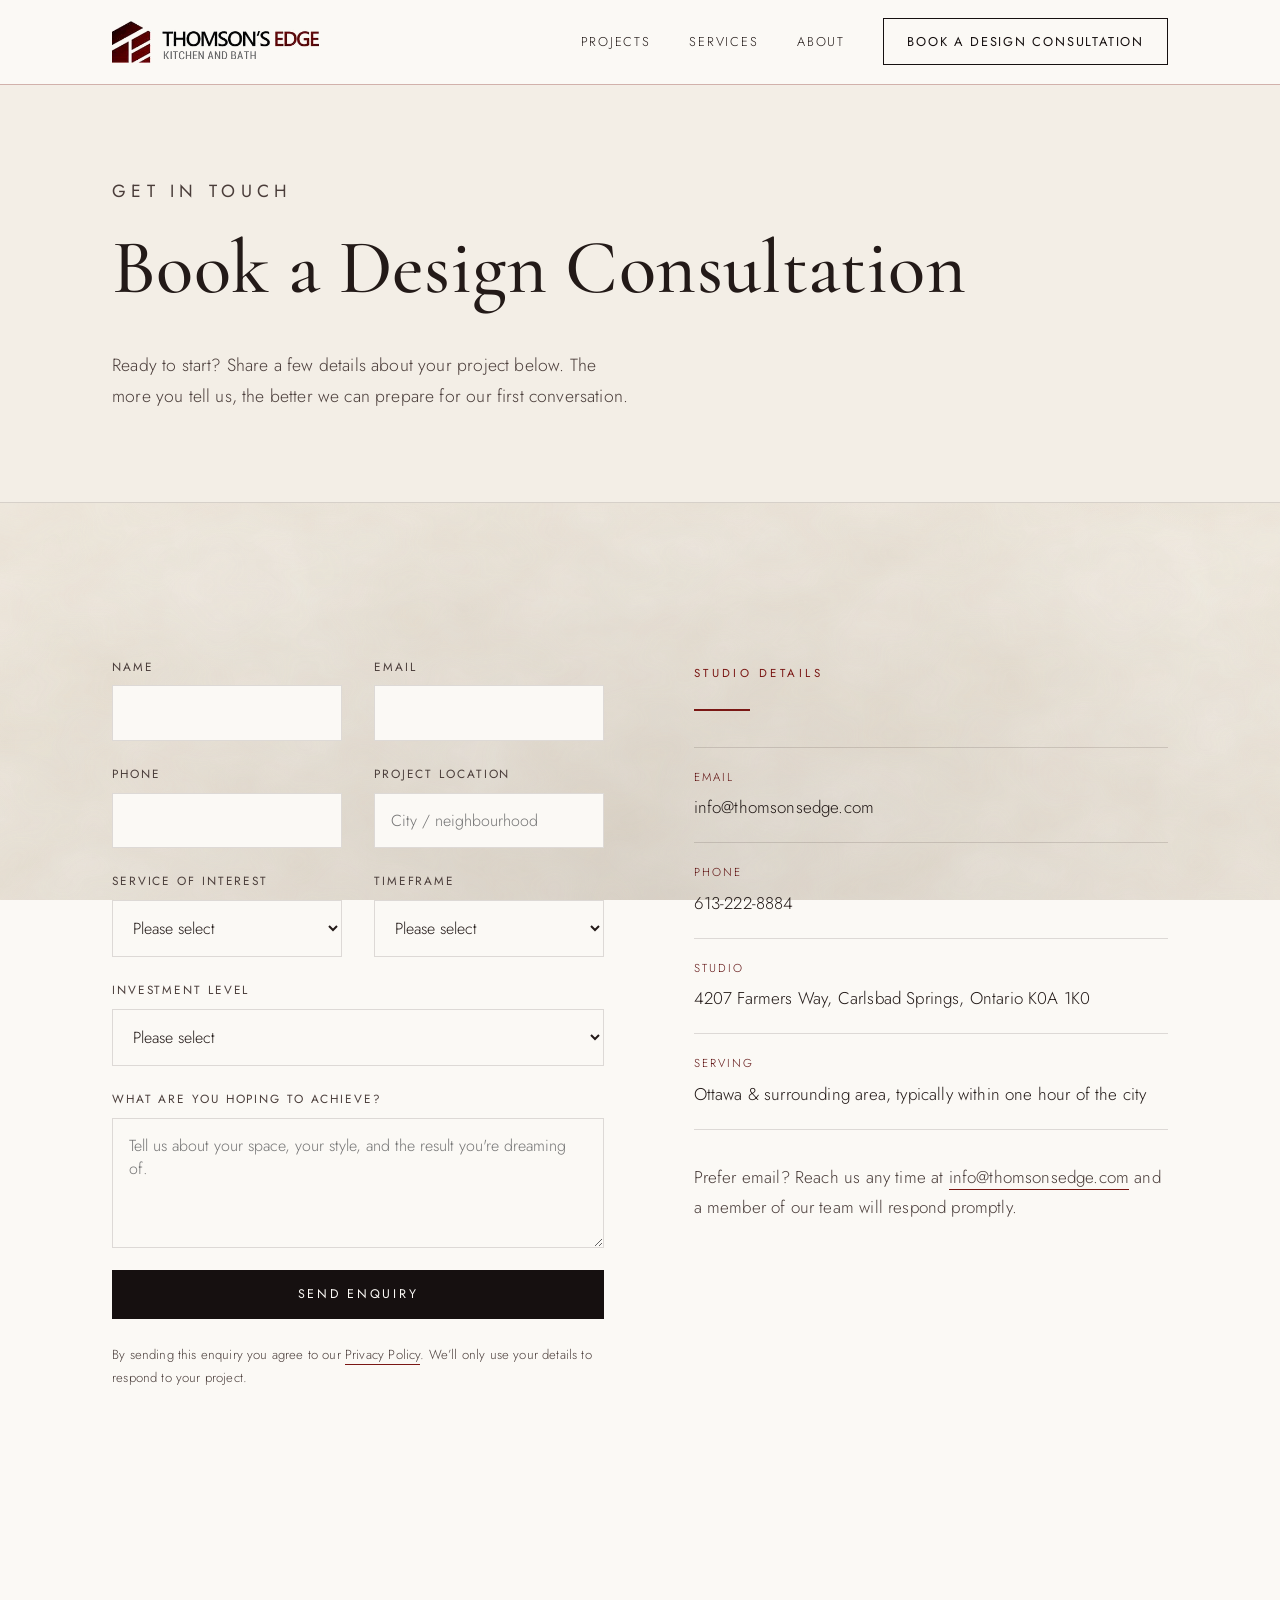
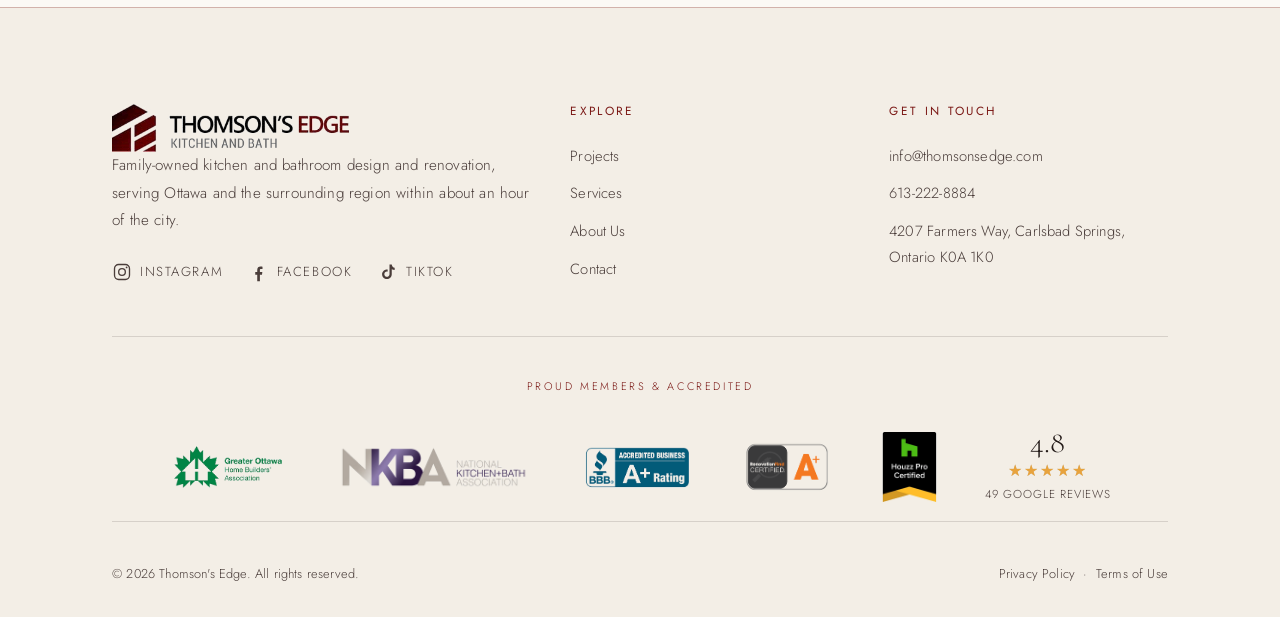
<file: contact.html>
<!DOCTYPE html>
<html lang="en">
<head>
<meta charset="utf-8">
<meta name="viewport" content="width=device-width, initial-scale=1">
<title>Contact & Book a Design Consultation | Thomson's Edge Ottawa</title>
<meta name="description" content="Book a kitchen or bathroom design consultation with Thomson's Edge in Ottawa. Tell us your timeframe, investment level, and vision, and our team will be in touch.">
<link rel="canonical" href="https://thomsonsedge.com/contact.html">
<meta name="robots" content="index, follow">
<meta name="theme-color" content="#231A18">
<link rel="icon" href="/favicon.ico" sizes="any">
<link rel="icon" type="image/png" sizes="32x32" href="/assets/img/favicon-32.png">
<link rel="icon" type="image/png" sizes="16x16" href="/assets/img/favicon-16.png">
<link rel="apple-touch-icon" href="/assets/img/apple-touch-icon.png">
<link rel="manifest" href="/site.webmanifest">
<!-- Open Graph -->
<meta property="og:type" content="website">
<meta property="og:site_name" content="Thomson's Edge">
<meta property="og:title" content="Contact & Book a Design Consultation | Thomson's Edge Ottawa">
<meta property="og:description" content="Book a kitchen or bathroom design consultation with Thomson's Edge in Ottawa. Tell us your timeframe, investment level, and vision, and our team will be in touch.">
<meta property="og:url" content="https://thomsonsedge.com/contact.html">
<meta property="og:image" content="https://thomsonsedge.com/assets/img/og-image.jpg">
<meta property="og:locale" content="en_CA">
<!-- Twitter -->
<meta name="twitter:card" content="summary_large_image">
<meta name="twitter:title" content="Contact & Book a Design Consultation | Thomson's Edge Ottawa">
<meta name="twitter:description" content="Book a kitchen or bathroom design consultation with Thomson's Edge in Ottawa. Tell us your timeframe, investment level, and vision, and our team will be in touch.">
<meta name="twitter:image" content="https://thomsonsedge.com/assets/img/og-image.jpg">
<link rel="preconnect" href="https://fonts.googleapis.com">
<link rel="preconnect" href="https://fonts.gstatic.com" crossorigin>
<link href="https://fonts.googleapis.com/css2?family=Cormorant+Garamond:ital,wght@0,400;0,500;0,600;1,400;1,500&family=Jost:wght@300;400;500&display=swap" rel="stylesheet">
<link rel="stylesheet" href="/assets/css/style.css">

</head>
<body><header class="site-header">
  <div class="wrap header-inner">
    <a href="/" class="brand" aria-label="Thomson's Edge home">
      <img class="brand-logo" src="/assets/img/logo-transparent.png" alt="Thomson's Edge, Kitchen and Bath" width="200" height="41">
    </a>
    <button class="nav-toggle" aria-label="Open menu" aria-expanded="false" aria-controls="primary-nav">
      <span></span><span></span><span></span>
    </button>
    <nav class="nav" id="primary-nav" aria-label="Primary">
      <a href="/projects.html">Projects</a>
      <a href="/services.html">Services</a>
      <a href="/about.html">About</a>
      <a href="/contact.html" class="btn btn--ghost">Book a Design Consultation</a>
    </nav>
  </div>
</header>
<main>
  <section class="page-hero">
    <div class="wrap reveal">
      <p class="eyebrow">Get in Touch</p>
      <h1>Book a Design Consultation</h1>
      <p>Ready to start? Share a few details about your project below. The more you tell us, the better we can prepare for our first conversation.</p>
    </div>
  </section>

  <section class="bg-offwhite">
    <div class="wrap split" style="align-items:start">
      <div class="reveal">
        <!-- To go live: sign up free at https://formspree.io, create a form,
             and paste your form ID (e.g. "xdorwkgb") into data-endpoint below.
             Set the form's notification recipients to info@thomsonsedge.com and
             sarah@thomsonsedge.com in the Formspree dashboard. Until an ID is added,
             the form gracefully falls back to opening the visitor's email app. -->
        <form id="contact-form" novalidate aria-label="Project enquiry form" data-endpoint="">
          <div class="form-grid">
            <!-- honeypot: hidden from people, catches bots -->
            <div class="field full" aria-hidden="true" style="position:absolute;left:-9999px;top:auto;width:1px;height:1px;overflow:hidden;">
              <label for="company">Company (leave blank)</label>
              <input type="text" id="company" name="company" tabindex="-1" autocomplete="off">
            </div>
            <div class="field">
              <label for="name">Name</label>
              <input type="text" id="name" name="name" autocomplete="name" required>
            </div>
            <div class="field">
              <label for="email">Email</label>
              <input type="email" id="email" name="email" autocomplete="email" required>
            </div>
            <div class="field">
              <label for="phone">Phone</label>
              <input type="tel" id="phone" name="phone" autocomplete="tel">
            </div>
            <div class="field">
              <label for="location">Project location</label>
              <input type="text" id="location" name="location" placeholder="City / neighbourhood">
            </div>
            <div class="field">
              <label for="service">Service of interest</label>
              <select id="service" name="service">
                <option value="">Please select</option>
                <option>Design</option>
                <option>Renovation</option>
                <option>Design &amp; Renovation</option>
                <option>Cabinetry only</option>
                <option>Not sure yet</option>
              </select>
            </div>
            <div class="field">
              <label for="timeframe">Timeframe</label>
              <select id="timeframe" name="timeframe">
                <option value="">Please select</option>
                <option>As soon as possible</option>
                <option>Within 3 months</option>
                <option>3&ndash;6 months</option>
                <option>6&ndash;12 months</option>
                <option>Just exploring</option>
              </select>
            </div>
            <div class="field full">
              <label for="investment">Investment level</label>
              <select id="investment" name="investment">
                <option value="">Please select</option>
                <option>Under $25,000</option>
                <option>$25,000 &ndash; $50,000</option>
                <option>$50,000 &ndash; $100,000</option>
                <option>$100,000 +</option>
                <option>I&rsquo;d like guidance on this</option>
              </select>
            </div>
            <div class="field full">
              <label for="message">What are you hoping to achieve?</label>
              <textarea id="message" name="message" placeholder="Tell us about your space, your style, and the result you're dreaming of."></textarea>
            </div>
            <div class="field full">
              <button type="submit" class="btn">Send Enquiry</button>
              <p class="form-note" style="margin-top:1rem">By sending this enquiry you agree to our <a href="/privacy.html" style="border-bottom:1px solid var(--brass)">Privacy Policy</a>. We&rsquo;ll only use your details to respond to your project.</p>
              <p class="form-status" role="status" aria-live="polite"></p>
            </div>
          </div>
        </form>
      </div>

      <div class="reveal">
        <p class="eyebrow">Studio Details</p>
        <div class="rule"></div>
        <ul class="contact-list">
          <li><span class="lbl">Email</span><a href="mailto:info@thomsonsedge.com">info@thomsonsedge.com</a></li>
          <li><span class="lbl">Phone</span><a href="tel:+16132228884">613-222-8884</a></li>
          <li><span class="lbl">Studio</span>4207 Farmers Way, Carlsbad Springs, Ontario K0A 1K0</li>
          <li><span class="lbl">Serving</span>Ottawa &amp; surrounding area, typically within one hour of the city</li>
        </ul>
        <p style="margin-top:2rem;color:var(--espresso-soft)">Prefer email? Reach us any time at <a href="mailto:info@thomsonsedge.com" style="border-bottom:1px solid var(--brass)">info@thomsonsedge.com</a> and a member of our team will respond promptly.</p>
      </div>
    </div>
  </section>
</main>
<footer class="site-footer">
  <div class="wrap">
    <div class="footer-top">
      <div>
        <a href="/" class="brand"><img class="brand-logo" src="/assets/img/logo-transparent.png" alt="Thomson's Edge" width="220" height="45" loading="lazy" decoding="async"></a>
        <p>Family-owned kitchen and bathroom design and renovation, serving Ottawa and the surrounding region within about an hour of the city.</p>
        <div class="socials">
          <a href="https://www.instagram.com/thomsonsedge/" target="_blank" rel="noopener" aria-label="Follow Thomson's Edge on Instagram">
            <svg viewBox="0 0 24 24" width="20" height="20" fill="none" stroke="currentColor" stroke-width="1.6" aria-hidden="true"><rect x="3" y="3" width="18" height="18" rx="5"/><circle cx="12" cy="12" r="4"/><circle cx="17.5" cy="6.5" r="1.1" fill="currentColor" stroke="none"/></svg>
            <span>Instagram</span>
          </a>
          <a href="https://www.facebook.com/p/Thomsons-Edge-61573351960407/" target="_blank" rel="noopener" aria-label="Follow Thomson's Edge on Facebook">
            <svg viewBox="0 0 24 24" width="20" height="20" fill="currentColor" aria-hidden="true"><path d="M14 8.5h2.2V5.6c-.38-.05-1.3-.16-2.37-.16-2.34 0-3.95 1.43-3.95 4.06V12H7.5v3.2h2.38V23h3.2v-7.8h2.5l.42-3.2h-2.92V9.8c0-.93.26-1.3 1.42-1.3z"/></svg>
            <span>Facebook</span>
          </a>
          <a href="https://www.tiktok.com/@thomsonsedge" target="_blank" rel="noopener" aria-label="Follow Thomson's Edge on TikTok">
            <svg viewBox="0 0 24 24" width="20" height="20" fill="currentColor" aria-hidden="true"><path d="M16.5 3c.3 2 1.5 3.6 3.5 4v2.6c-1.3 0-2.5-.4-3.5-1v6.1c0 3.2-2.6 5.8-5.8 5.8S4.9 17.9 4.9 14.7 7.5 8.9 10.7 8.9c.3 0 .6 0 .9.1v2.7c-.3-.1-.6-.2-.9-.2-1.7 0-3.1 1.4-3.1 3.1s1.4 3.1 3.1 3.1 3.1-1.4 3.1-3.1V3h2.7z"/></svg>
            <span>TikTok</span>
          </a>
        </div>
      </div>
      <div class="footer-col">
        <h4>Explore</h4>
        <a href="/projects.html">Projects</a>
        <a href="/services.html">Services</a>
        <a href="/about.html">About Us</a>
        <a href="/contact.html">Contact</a>
      </div>
      <div class="footer-col">
        <h4>Get in Touch</h4>
        <a href="mailto:info@thomsonsedge.com">info@thomsonsedge.com</a>
        <a href="tel:+16132228884">613-222-8884</a>
        <a href="https://maps.google.com/?q=4207+Farmers+Way+Carlsbad+Springs+Ontario+K0A+1K0" target="_blank" rel="noopener">4207 Farmers Way, Carlsbad Springs, Ontario K0A 1K0</a>
      </div>
    </div>
    <div class="footer-badges">
      <span class="footer-badges__label">Proud members &amp; accredited</span>
      <div class="footer-badges__row">
        <div class="badge badge--logo"><img src="/assets/img/badges/gohba.png" alt="Greater Ottawa Home Builders' Association member" loading="lazy" decoding="async"></div>
        <div class="badge badge--logo"><img src="/assets/img/badges/nkba.png" alt="National Kitchen and Bath Association member" loading="lazy" decoding="async"></div>
        <div class="badge badge--logo"><img src="/assets/img/badges/bbb.png" alt="Better Business Bureau A+ Accredited Business" loading="lazy" decoding="async"></div>
        <div class="badge badge--logo"><img src="/assets/img/badges/renovationfind.png" alt="RenovationFind Certified, A+ rating" loading="lazy" decoding="async"></div>
        <div class="badge badge--badge"><img src="/assets/img/badges/houzz.png" alt="Houzz Pro Certified" loading="lazy" decoding="async"></div>
        <a class="badge badge--google" href="https://www.google.com/search?q=Thomson%27s+Edge+Kitchen+%26+Bath&stick=H4sIAAAAAAAA_-NgU1I1qDBJTk41SEk2SjMzS0o2sDS2MqgwTLJIMjCwTEwzNDa1SEqxXMQqG5KRn1ucn6derOCakp6q4J1ZkpyRmqegpuCUWJIBAMyckN9JAAAA&hl=en" target="_blank" rel="noopener" aria-label="4.8 stars from 49 Google reviews">
          <span class="badge__rating">4.8</span>
          <span class="badge__starwrap"><span class="badge__stars" style="--pct:96%"></span></span>
          <span class="badge__sub">49 Google Reviews</span>
        </a>
      </div>
    </div>
    <div class="footer-bottom">
      <span>&copy; <span id="year">2026</span> Thomson's Edge. All rights reserved.</span>
      <span>
        <a href="/privacy.html">Privacy Policy</a> &nbsp;&middot;&nbsp;
        <a href="/terms.html">Terms of Use</a>
      </span>
    </div>
  </div>
</footer>
<script src="/assets/js/main.js" defer></script>
</body>
</html>
</file>
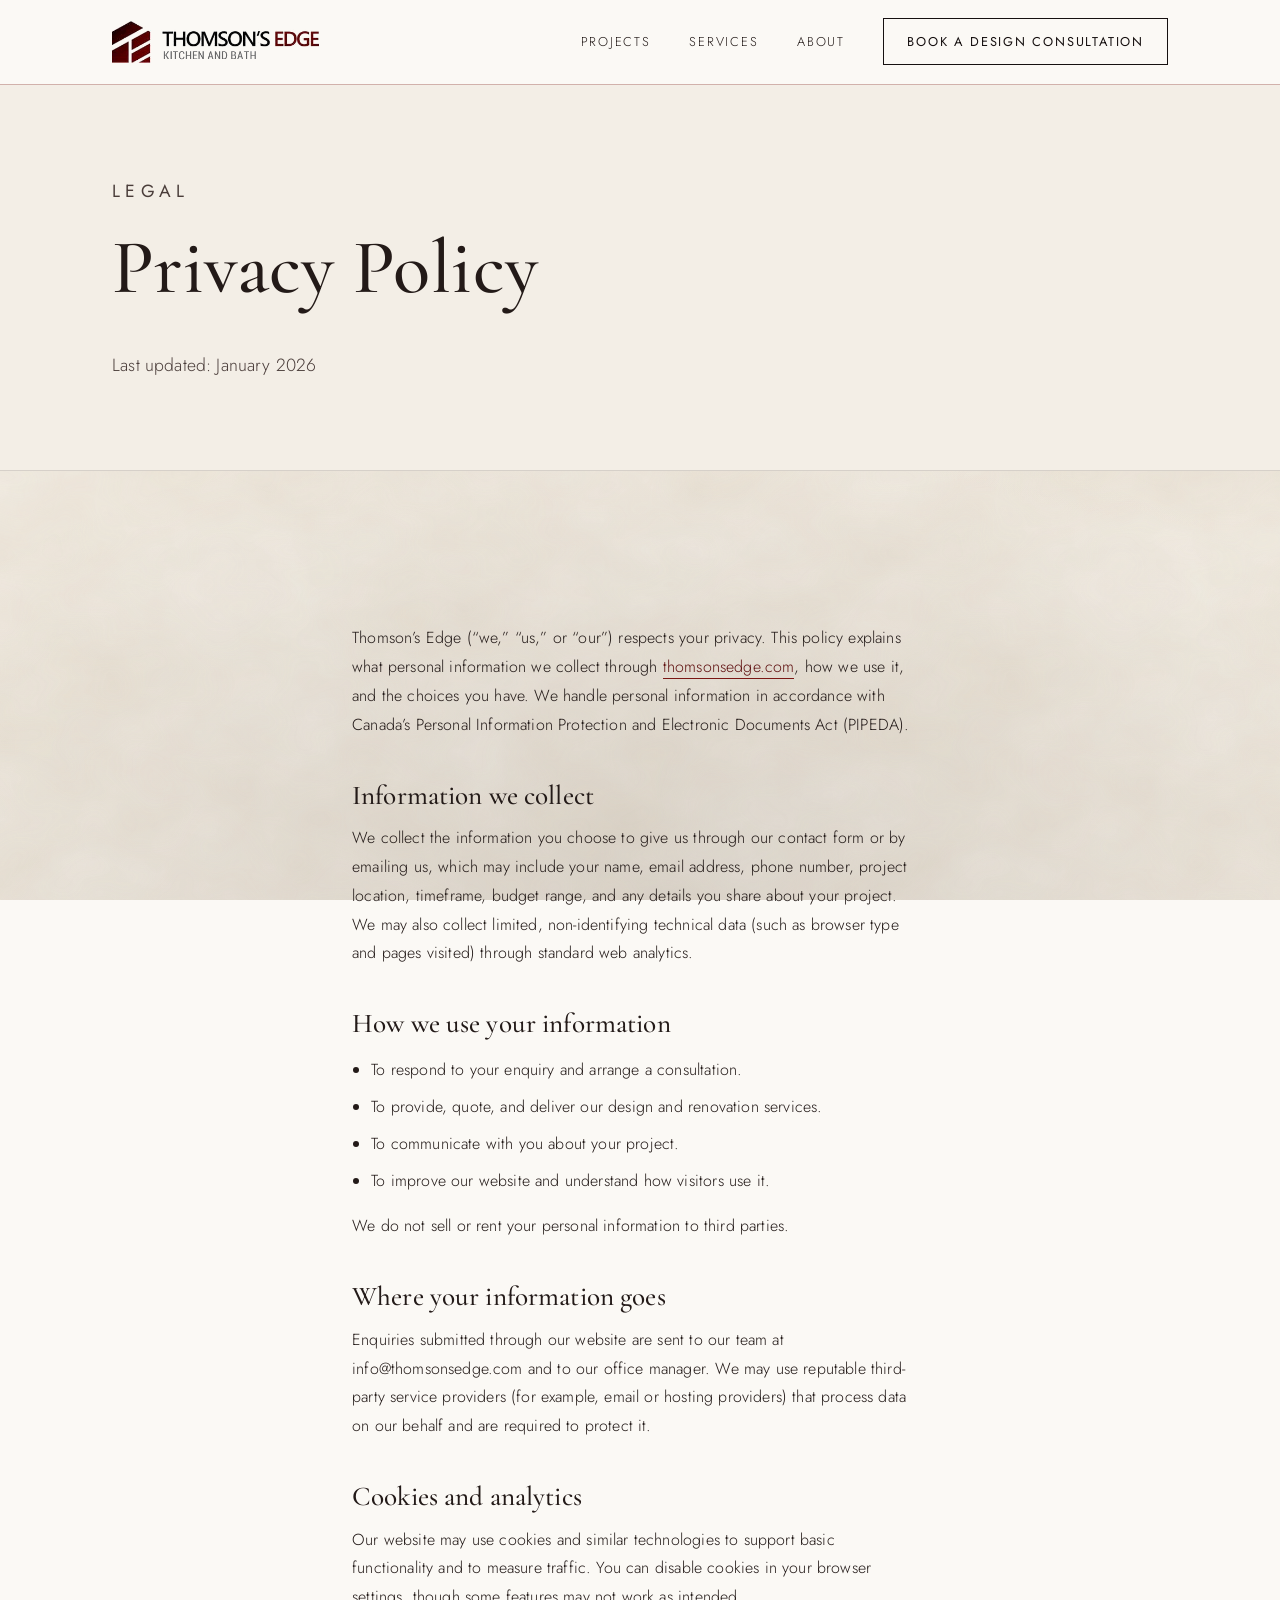
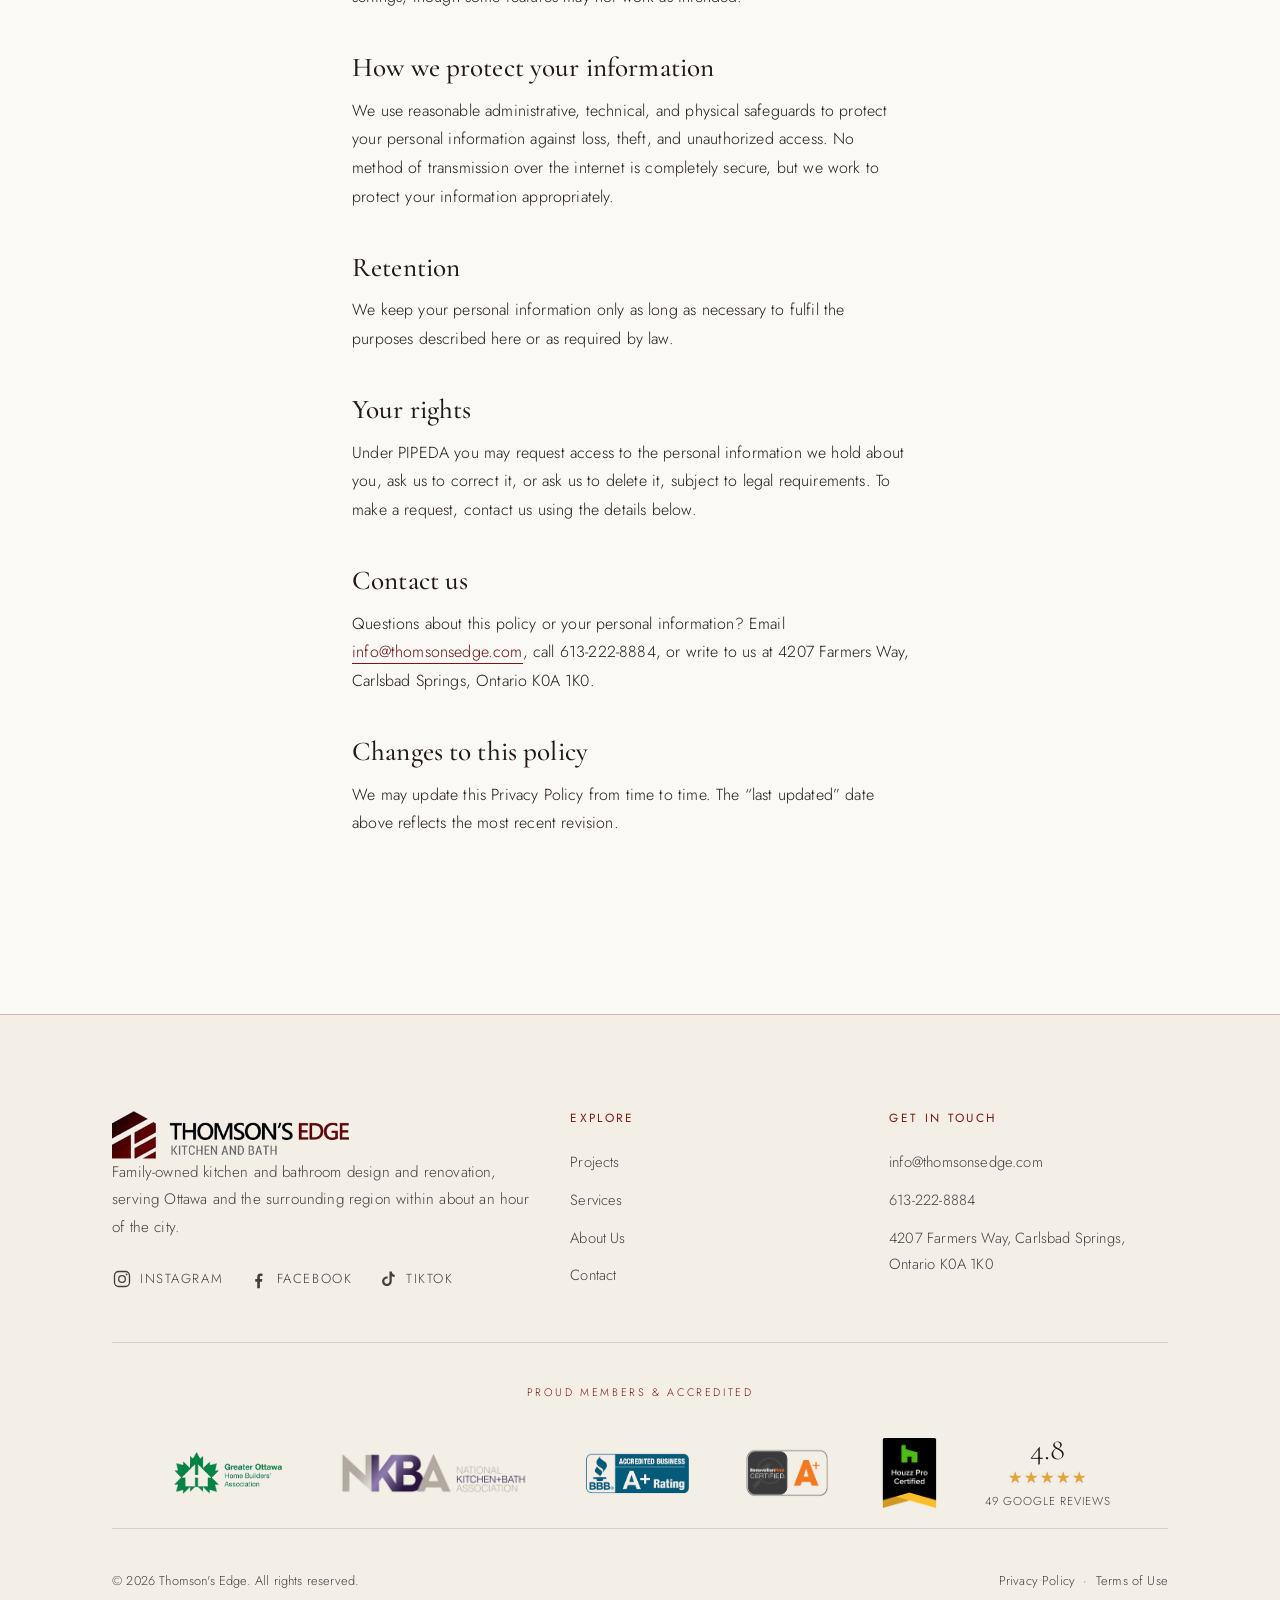
<file: privacy.html>
<!DOCTYPE html>
<html lang="en">
<head>
<meta charset="utf-8">
<meta name="viewport" content="width=device-width, initial-scale=1">
<title>Privacy Policy | Thomson's Edge</title>
<meta name="description" content="How Thomson's Edge collects, uses, and protects the personal information you share through our website and enquiry form.">
<link rel="canonical" href="https://thomsonsedge.com/privacy.html">
<meta name="robots" content="index, follow">
<meta name="theme-color" content="#231A18">
<link rel="icon" href="/favicon.ico" sizes="any">
<link rel="icon" type="image/png" sizes="32x32" href="/assets/img/favicon-32.png">
<link rel="icon" type="image/png" sizes="16x16" href="/assets/img/favicon-16.png">
<link rel="apple-touch-icon" href="/assets/img/apple-touch-icon.png">
<link rel="manifest" href="/site.webmanifest">
<!-- Open Graph -->
<meta property="og:type" content="website">
<meta property="og:site_name" content="Thomson's Edge">
<meta property="og:title" content="Privacy Policy | Thomson's Edge">
<meta property="og:description" content="How Thomson's Edge collects, uses, and protects the personal information you share through our website and enquiry form.">
<meta property="og:url" content="https://thomsonsedge.com/privacy.html">
<meta property="og:image" content="https://thomsonsedge.com/assets/img/og-image.jpg">
<meta property="og:locale" content="en_CA">
<!-- Twitter -->
<meta name="twitter:card" content="summary_large_image">
<meta name="twitter:title" content="Privacy Policy | Thomson's Edge">
<meta name="twitter:description" content="How Thomson's Edge collects, uses, and protects the personal information you share through our website and enquiry form.">
<meta name="twitter:image" content="https://thomsonsedge.com/assets/img/og-image.jpg">
<link rel="preconnect" href="https://fonts.googleapis.com">
<link rel="preconnect" href="https://fonts.gstatic.com" crossorigin>
<link href="https://fonts.googleapis.com/css2?family=Cormorant+Garamond:ital,wght@0,400;0,500;0,600;1,400;1,500&family=Jost:wght@300;400;500&display=swap" rel="stylesheet">
<link rel="stylesheet" href="/assets/css/style.css">
<meta name="robots" content="noindex, follow">
</head>
<body><header class="site-header">
  <div class="wrap header-inner">
    <a href="/" class="brand" aria-label="Thomson's Edge home">
      <img class="brand-logo" src="/assets/img/logo-transparent.png" alt="Thomson's Edge, Kitchen and Bath" width="200" height="41">
    </a>
    <button class="nav-toggle" aria-label="Open menu" aria-expanded="false" aria-controls="primary-nav">
      <span></span><span></span><span></span>
    </button>
    <nav class="nav" id="primary-nav" aria-label="Primary">
      <a href="/projects.html">Projects</a>
      <a href="/services.html">Services</a>
      <a href="/about.html">About</a>
      <a href="/contact.html" class="btn btn--ghost">Book a Design Consultation</a>
    </nav>
  </div>
</header>
<main>
  <section class="page-hero">
    <div class="wrap reveal"><p class="eyebrow">Legal</p><h1>Privacy Policy</h1><p>Last updated: January 2026</p></div>
  </section>
  <section class="bg-offwhite">
    <div class="wrap prose reveal">
      <p>Thomson&rsquo;s Edge (&ldquo;we,&rdquo; &ldquo;us,&rdquo; or &ldquo;our&rdquo;) respects your privacy. This policy explains what personal information we collect through <a href="https://thomsonsedge.com">thomsonsedge.com</a>, how we use it, and the choices you have. We handle personal information in accordance with Canada&rsquo;s Personal Information Protection and Electronic Documents Act (PIPEDA).</p>

      <h2>Information we collect</h2>
      <p>We collect the information you choose to give us through our contact form or by emailing us, which may include your name, email address, phone number, project location, timeframe, budget range, and any details you share about your project. We may also collect limited, non-identifying technical data (such as browser type and pages visited) through standard web analytics.</p>

      <h2>How we use your information</h2>
      <ul>
        <li>To respond to your enquiry and arrange a consultation.</li>
        <li>To provide, quote, and deliver our design and renovation services.</li>
        <li>To communicate with you about your project.</li>
        <li>To improve our website and understand how visitors use it.</li>
      </ul>
      <p>We do not sell or rent your personal information to third parties.</p>

      <h2>Where your information goes</h2>
      <p>Enquiries submitted through our website are sent to our team at info@thomsonsedge.com and to our office manager. We may use reputable third-party service providers (for example, email or hosting providers) that process data on our behalf and are required to protect it.</p>

      <h2>Cookies and analytics</h2>
      <p>Our website may use cookies and similar technologies to support basic functionality and to measure traffic. You can disable cookies in your browser settings, though some features may not work as intended.</p>

      <h2>How we protect your information</h2>
      <p>We use reasonable administrative, technical, and physical safeguards to protect your personal information against loss, theft, and unauthorized access. No method of transmission over the internet is completely secure, but we work to protect your information appropriately.</p>

      <h2>Retention</h2>
      <p>We keep your personal information only as long as necessary to fulfil the purposes described here or as required by law.</p>

      <h2>Your rights</h2>
      <p>Under PIPEDA you may request access to the personal information we hold about you, ask us to correct it, or ask us to delete it, subject to legal requirements. To make a request, contact us using the details below.</p>

      <h2>Contact us</h2>
      <p>Questions about this policy or your personal information? Email <a href="mailto:info@thomsonsedge.com">info@thomsonsedge.com</a>, call 613-222-8884, or write to us at 4207 Farmers Way, Carlsbad Springs, Ontario K0A 1K0.</p>

      <h2>Changes to this policy</h2>
      <p>We may update this Privacy Policy from time to time. The &ldquo;last updated&rdquo; date above reflects the most recent revision.</p>
    </div>
  </section>
</main>
<footer class="site-footer">
  <div class="wrap">
    <div class="footer-top">
      <div>
        <a href="/" class="brand"><img class="brand-logo" src="/assets/img/logo-transparent.png" alt="Thomson's Edge" width="220" height="45" loading="lazy" decoding="async"></a>
        <p>Family-owned kitchen and bathroom design and renovation, serving Ottawa and the surrounding region within about an hour of the city.</p>
        <div class="socials">
          <a href="https://www.instagram.com/thomsonsedge/" target="_blank" rel="noopener" aria-label="Follow Thomson's Edge on Instagram">
            <svg viewBox="0 0 24 24" width="20" height="20" fill="none" stroke="currentColor" stroke-width="1.6" aria-hidden="true"><rect x="3" y="3" width="18" height="18" rx="5"/><circle cx="12" cy="12" r="4"/><circle cx="17.5" cy="6.5" r="1.1" fill="currentColor" stroke="none"/></svg>
            <span>Instagram</span>
          </a>
          <a href="https://www.facebook.com/p/Thomsons-Edge-61573351960407/" target="_blank" rel="noopener" aria-label="Follow Thomson's Edge on Facebook">
            <svg viewBox="0 0 24 24" width="20" height="20" fill="currentColor" aria-hidden="true"><path d="M14 8.5h2.2V5.6c-.38-.05-1.3-.16-2.37-.16-2.34 0-3.95 1.43-3.95 4.06V12H7.5v3.2h2.38V23h3.2v-7.8h2.5l.42-3.2h-2.92V9.8c0-.93.26-1.3 1.42-1.3z"/></svg>
            <span>Facebook</span>
          </a>
          <a href="https://www.tiktok.com/@thomsonsedge" target="_blank" rel="noopener" aria-label="Follow Thomson's Edge on TikTok">
            <svg viewBox="0 0 24 24" width="20" height="20" fill="currentColor" aria-hidden="true"><path d="M16.5 3c.3 2 1.5 3.6 3.5 4v2.6c-1.3 0-2.5-.4-3.5-1v6.1c0 3.2-2.6 5.8-5.8 5.8S4.9 17.9 4.9 14.7 7.5 8.9 10.7 8.9c.3 0 .6 0 .9.1v2.7c-.3-.1-.6-.2-.9-.2-1.7 0-3.1 1.4-3.1 3.1s1.4 3.1 3.1 3.1 3.1-1.4 3.1-3.1V3h2.7z"/></svg>
            <span>TikTok</span>
          </a>
        </div>
      </div>
      <div class="footer-col">
        <h4>Explore</h4>
        <a href="/projects.html">Projects</a>
        <a href="/services.html">Services</a>
        <a href="/about.html">About Us</a>
        <a href="/contact.html">Contact</a>
      </div>
      <div class="footer-col">
        <h4>Get in Touch</h4>
        <a href="mailto:info@thomsonsedge.com">info@thomsonsedge.com</a>
        <a href="tel:+16132228884">613-222-8884</a>
        <a href="https://maps.google.com/?q=4207+Farmers+Way+Carlsbad+Springs+Ontario+K0A+1K0" target="_blank" rel="noopener">4207 Farmers Way, Carlsbad Springs, Ontario K0A 1K0</a>
      </div>
    </div>
    <div class="footer-badges">
      <span class="footer-badges__label">Proud members &amp; accredited</span>
      <div class="footer-badges__row">
        <div class="badge badge--logo"><img src="/assets/img/badges/gohba.png" alt="Greater Ottawa Home Builders' Association member" loading="lazy" decoding="async"></div>
        <div class="badge badge--logo"><img src="/assets/img/badges/nkba.png" alt="National Kitchen and Bath Association member" loading="lazy" decoding="async"></div>
        <div class="badge badge--logo"><img src="/assets/img/badges/bbb.png" alt="Better Business Bureau A+ Accredited Business" loading="lazy" decoding="async"></div>
        <div class="badge badge--logo"><img src="/assets/img/badges/renovationfind.png" alt="RenovationFind Certified, A+ rating" loading="lazy" decoding="async"></div>
        <div class="badge badge--badge"><img src="/assets/img/badges/houzz.png" alt="Houzz Pro Certified" loading="lazy" decoding="async"></div>
        <a class="badge badge--google" href="https://www.google.com/search?q=Thomson%27s+Edge+Kitchen+%26+Bath&stick=H4sIAAAAAAAA_-NgU1I1qDBJTk41SEk2SjMzS0o2sDS2MqgwTLJIMjCwTEwzNDa1SEqxXMQqG5KRn1ucn6derOCakp6q4J1ZkpyRmqegpuCUWJIBAMyckN9JAAAA&hl=en" target="_blank" rel="noopener" aria-label="4.8 stars from 49 Google reviews">
          <span class="badge__rating">4.8</span>
          <span class="badge__starwrap"><span class="badge__stars" style="--pct:96%"></span></span>
          <span class="badge__sub">49 Google Reviews</span>
        </a>
      </div>
    </div>
    <div class="footer-bottom">
      <span>&copy; <span id="year">2026</span> Thomson's Edge. All rights reserved.</span>
      <span>
        <a href="/privacy.html">Privacy Policy</a> &nbsp;&middot;&nbsp;
        <a href="/terms.html">Terms of Use</a>
      </span>
    </div>
  </div>
</footer>
<script src="/assets/js/main.js" defer></script>
</body>
</html>
</file>
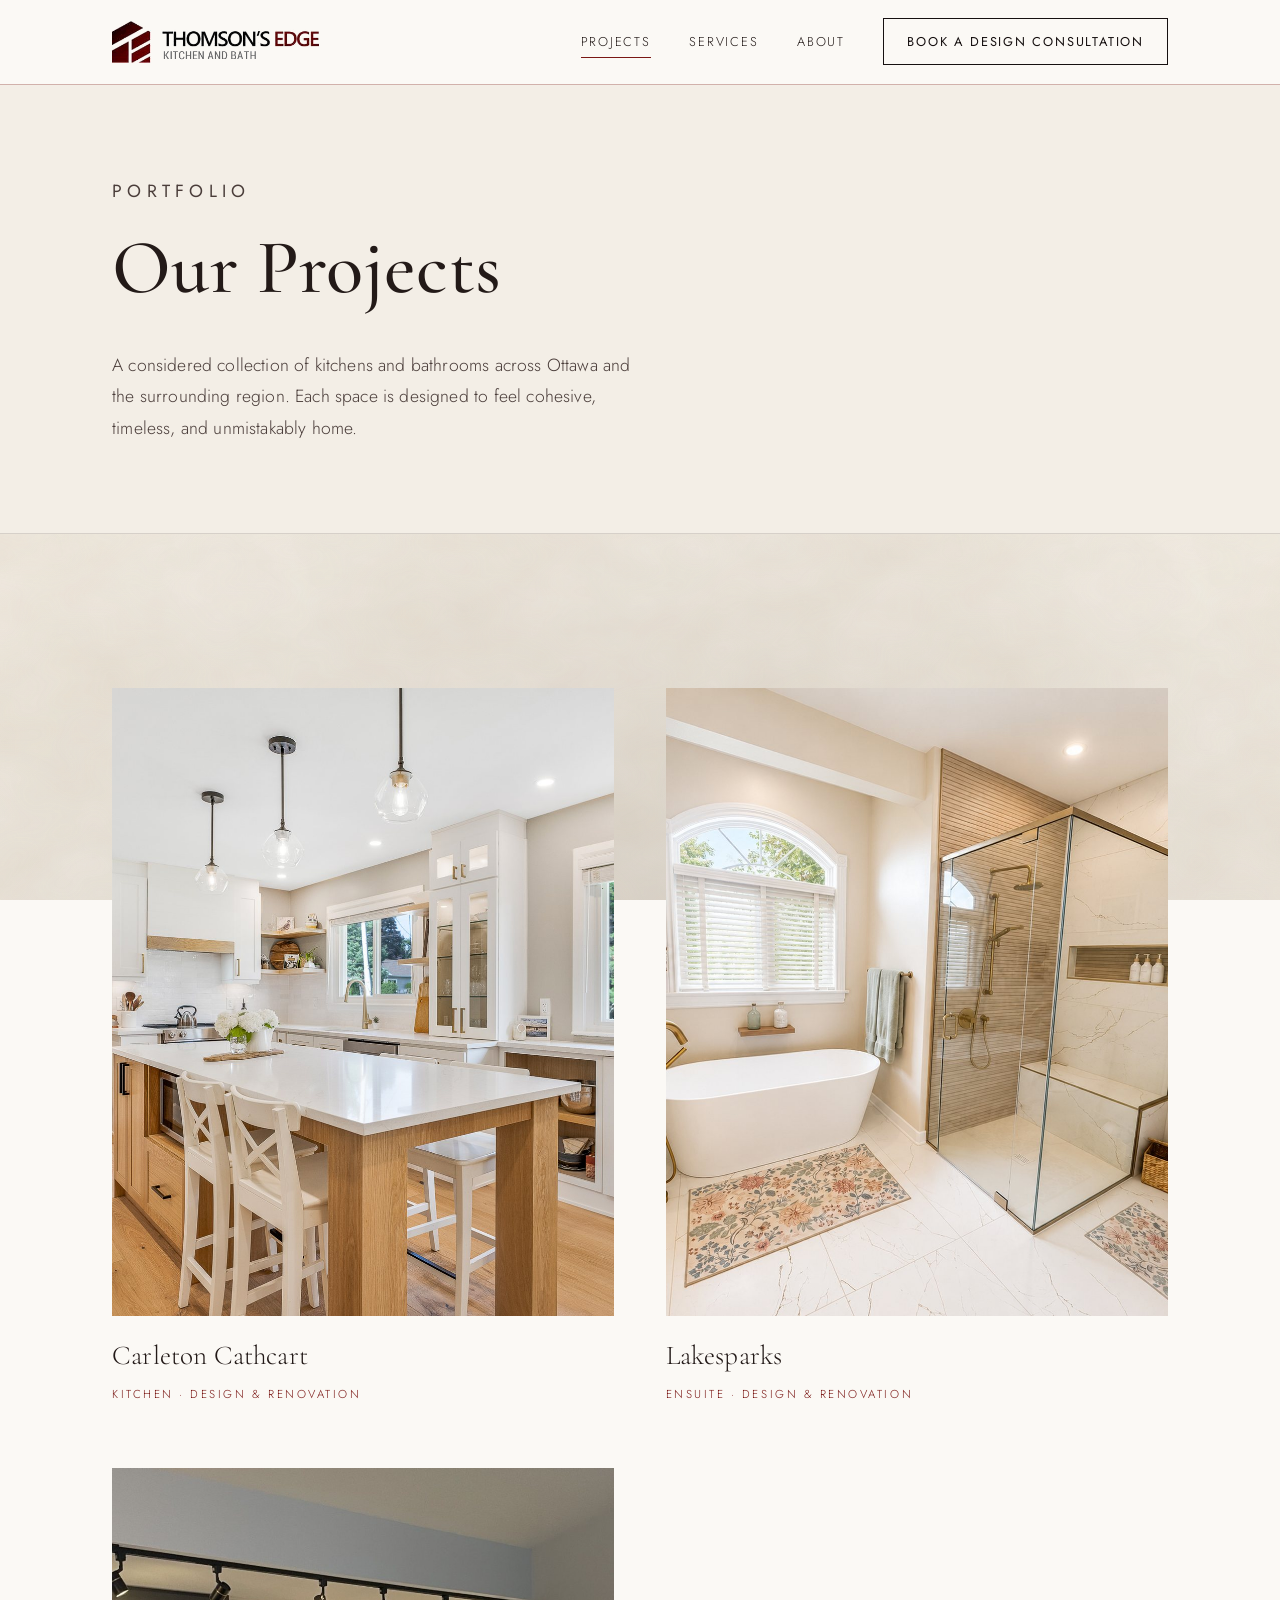
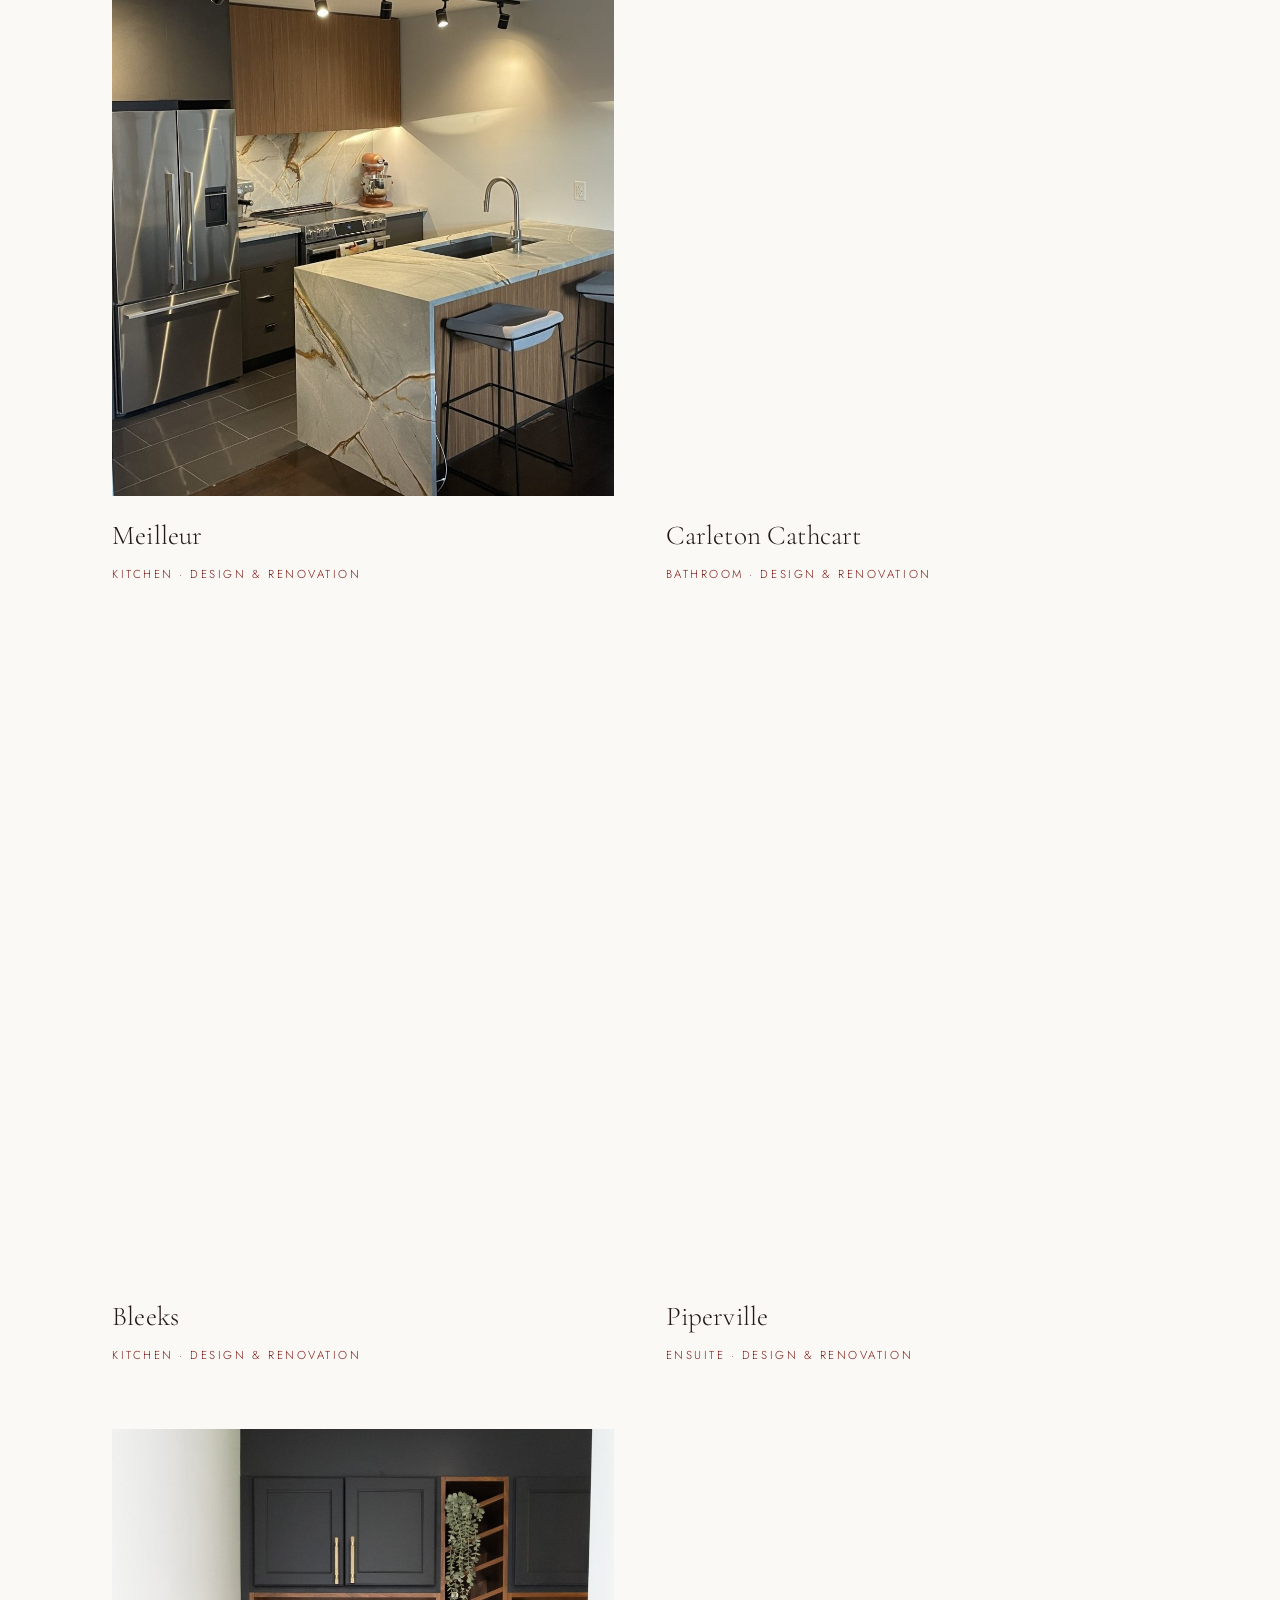
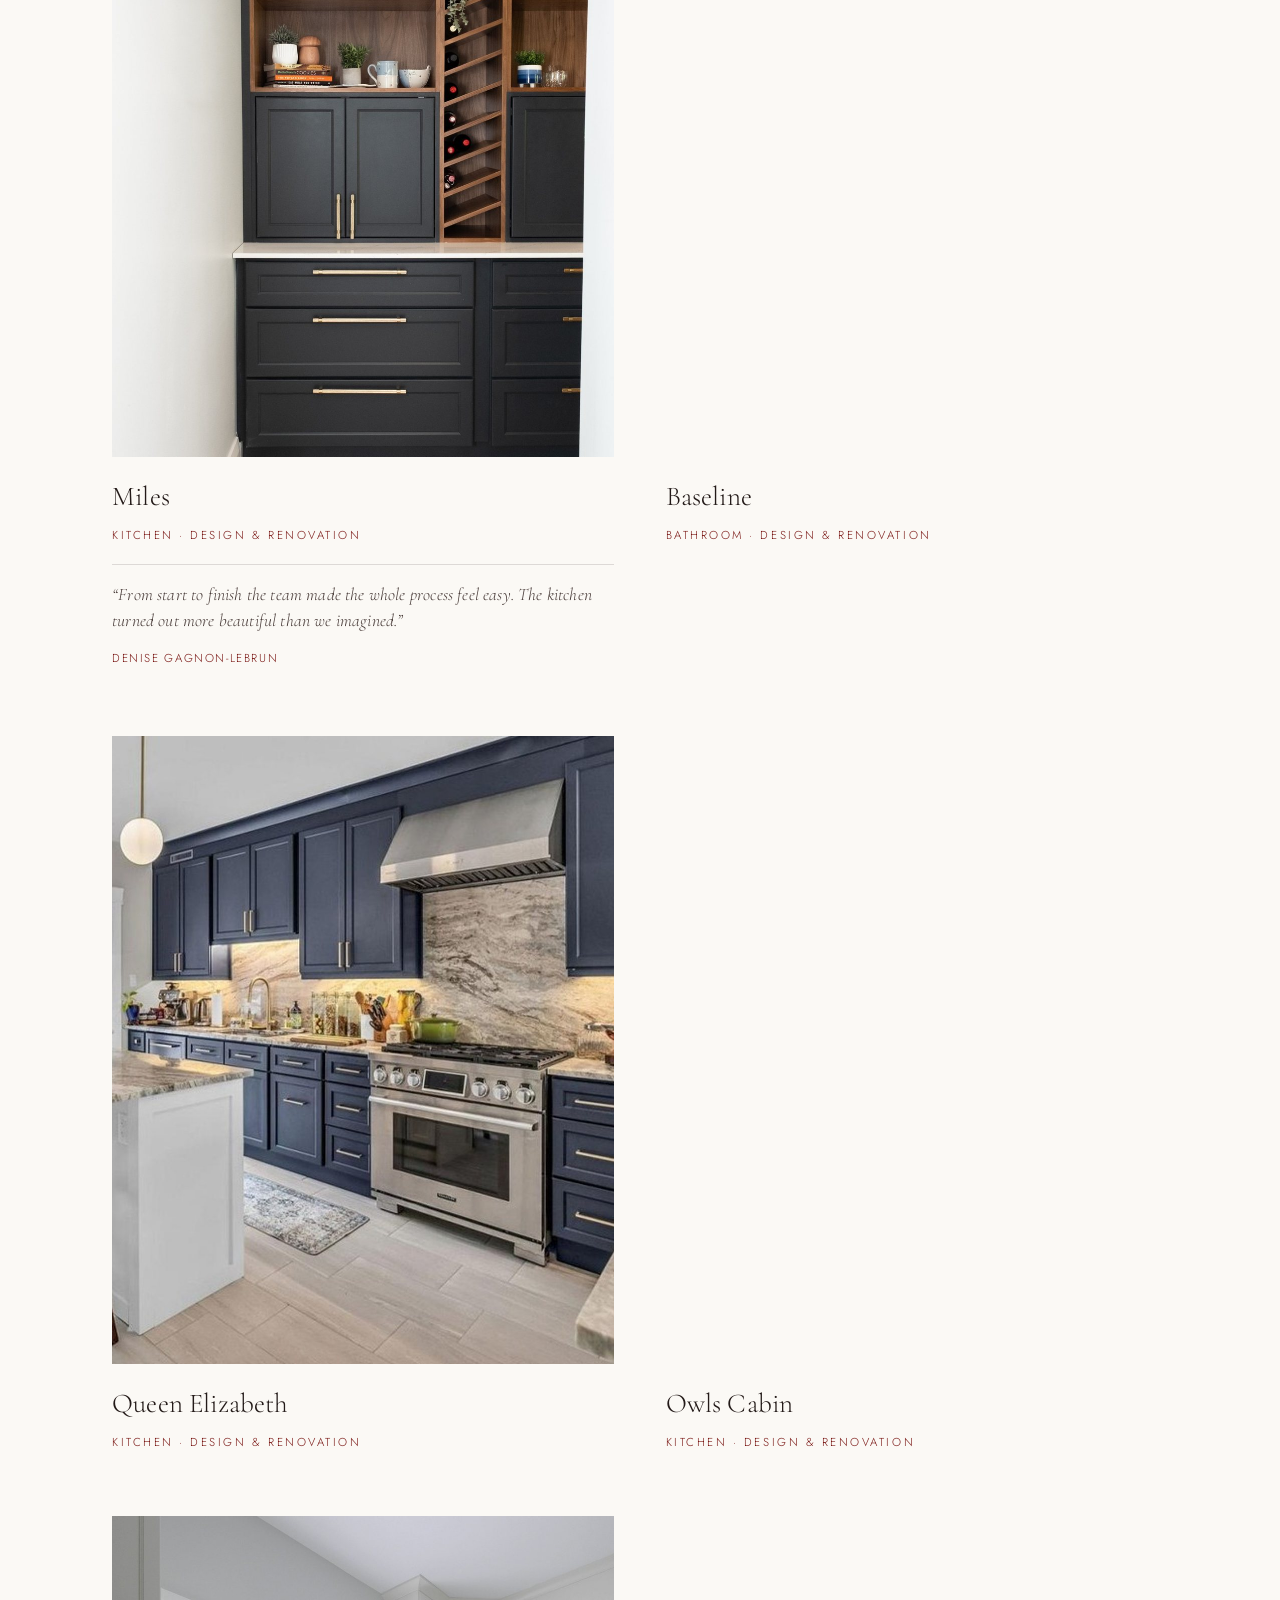
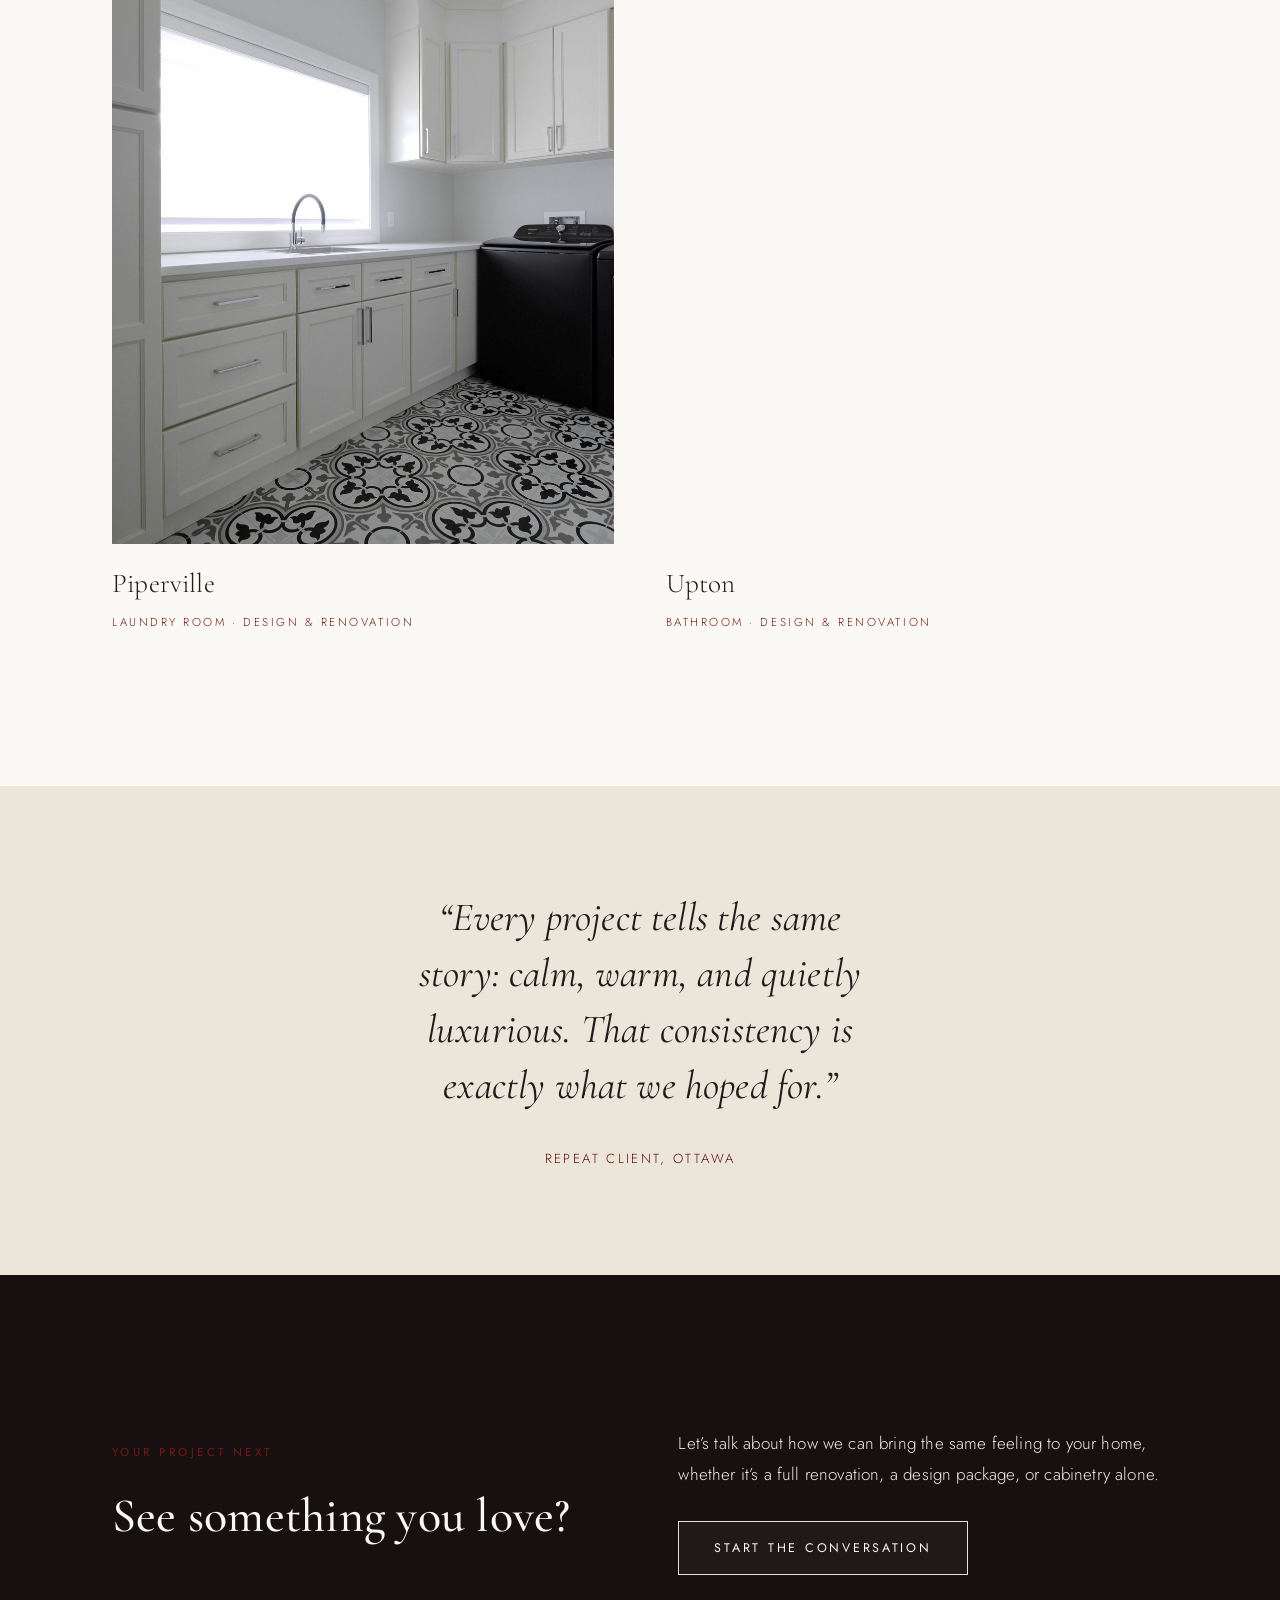
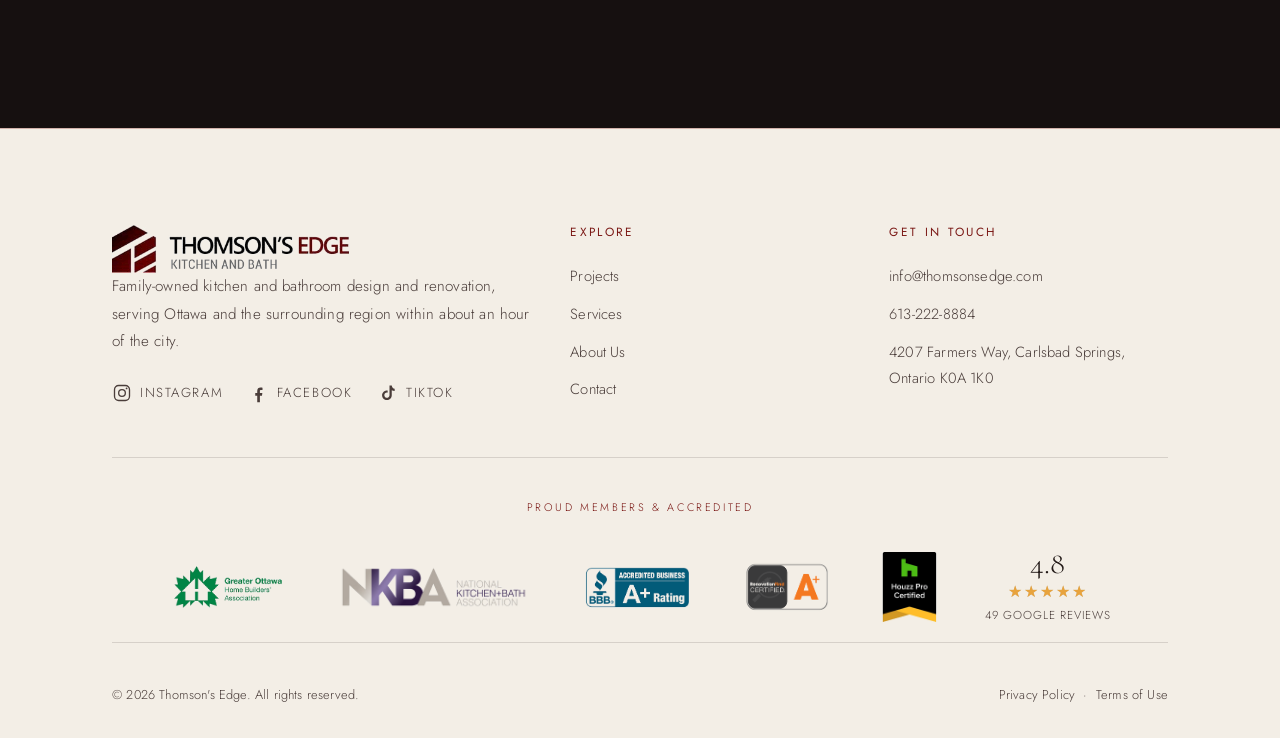
<file: projects.html>
<!DOCTYPE html>
<html lang="en">
<head>
<meta charset="utf-8">
<meta name="viewport" content="width=device-width, initial-scale=1">
<title>Projects & Portfolio | Thomson's Edge Ottawa Kitchen & Bath Design</title>
<meta name="description" content="Explore kitchen and bathroom design and renovation projects by Thomson's Edge across Ottawa and surrounding areas. A portfolio built on considered, design-first spaces.">
<link rel="canonical" href="https://thomsonsedge.com/projects.html">
<meta name="robots" content="index, follow">
<meta name="theme-color" content="#231A18">
<link rel="icon" href="/favicon.ico" sizes="any">
<link rel="icon" type="image/png" sizes="32x32" href="/assets/img/favicon-32.png">
<link rel="icon" type="image/png" sizes="16x16" href="/assets/img/favicon-16.png">
<link rel="apple-touch-icon" href="/assets/img/apple-touch-icon.png">
<link rel="manifest" href="/site.webmanifest">
<!-- Open Graph -->
<meta property="og:type" content="website">
<meta property="og:site_name" content="Thomson's Edge">
<meta property="og:title" content="Projects & Portfolio | Thomson's Edge Ottawa Kitchen & Bath Design">
<meta property="og:description" content="Explore kitchen and bathroom design and renovation projects by Thomson's Edge across Ottawa and surrounding areas. A portfolio built on considered, design-first spaces.">
<meta property="og:url" content="https://thomsonsedge.com/projects.html">
<meta property="og:image" content="https://thomsonsedge.com/assets/img/og-image.jpg">
<meta property="og:locale" content="en_CA">
<!-- Twitter -->
<meta name="twitter:card" content="summary_large_image">
<meta name="twitter:title" content="Projects & Portfolio | Thomson's Edge Ottawa Kitchen & Bath Design">
<meta name="twitter:description" content="Explore kitchen and bathroom design and renovation projects by Thomson's Edge across Ottawa and surrounding areas. A portfolio built on considered, design-first spaces.">
<meta name="twitter:image" content="https://thomsonsedge.com/assets/img/og-image.jpg">
<link rel="preconnect" href="https://fonts.googleapis.com">
<link rel="preconnect" href="https://fonts.gstatic.com" crossorigin>
<link href="https://fonts.googleapis.com/css2?family=Cormorant+Garamond:ital,wght@0,400;0,500;0,600;1,400;1,500&family=Jost:wght@300;400;500&display=swap" rel="stylesheet">
<link rel="stylesheet" href="/assets/css/style.css">

</head>
<body><header class="site-header">
  <div class="wrap header-inner">
    <a href="/" class="brand" aria-label="Thomson's Edge home">
      <img class="brand-logo" src="/assets/img/logo-transparent.png" alt="Thomson's Edge, Kitchen and Bath" width="200" height="41">
    </a>
    <button class="nav-toggle" aria-label="Open menu" aria-expanded="false" aria-controls="primary-nav">
      <span></span><span></span><span></span>
    </button>
    <nav class="nav" id="primary-nav" aria-label="Primary">
      <a href="/projects.html" class="active">Projects</a>
      <a href="/services.html">Services</a>
      <a href="/about.html">About</a>
      <a href="/contact.html" class="btn btn--ghost">Book a Design Consultation</a>
    </nav>
  </div>
</header>
<main>
  <section class="page-hero">
    <div class="wrap reveal">
      <p class="eyebrow">Portfolio</p>
      <h1>Our Projects</h1>
      <p>A considered collection of kitchens and bathrooms across Ottawa and the surrounding region. Each space is designed to feel cohesive, timeless, and unmistakably home.</p>
    </div>
  </section>

  <section class="bg-offwhite">
    <div class="wrap">
      <div class="proj-grid reveal">
        <div class="proj"><div class="proj__frame"><img src="/assets/img/proj-carleton-kitchen.jpg" alt="Carleton Cathcart kitchen with oak island and white quartz counters" loading="lazy" decoding="async"></div><div class="proj__cap"><span class="t">Carleton Cathcart</span><span class="m">Kitchen &middot; Design &amp; Renovation</span></div></div>
        <div class="proj"><div class="proj__frame"><img src="/assets/img/proj-lakesparks.jpg" alt="Lakesparks ensuite with freestanding tub and gold fixtures" loading="lazy" decoding="async"></div><div class="proj__cap"><span class="t">Lakesparks</span><span class="m">Ensuite &middot; Design &amp; Renovation</span></div></div>
        <div class="proj"><div class="proj__frame"><img src="/assets/img/proj-meilleur.jpg" alt="Meilleur kitchen with waterfall quartz island and wood cabinetry" loading="lazy" decoding="async"></div><div class="proj__cap"><span class="t">Meilleur</span><span class="m">Kitchen &middot; Design &amp; Renovation</span></div></div>
        <div class="proj"><div class="proj__frame"><img src="/assets/img/proj-carleton-bath.jpg" alt="Carleton Cathcart bathroom with geometric tile and glass shower" loading="lazy" decoding="async"></div><div class="proj__cap"><span class="t">Carleton Cathcart</span><span class="m">Bathroom &middot; Design &amp; Renovation</span></div></div>
        <div class="proj"><div class="proj__frame"><img src="/assets/img/proj-bleeks.jpg" alt="Bleeks kitchen with navy cabinetry and granite counters" loading="lazy" decoding="async"></div><div class="proj__cap"><span class="t">Bleeks</span><span class="m">Kitchen &middot; Design &amp; Renovation</span></div></div>
        <div class="proj"><div class="proj__frame"><img src="/assets/img/proj-piperville-ensuite.jpg" alt="Piperville ensuite with oak double vanity and backlit mirrors" loading="lazy" decoding="async"></div><div class="proj__cap"><span class="t">Piperville</span><span class="m">Ensuite &middot; Design &amp; Renovation</span></div></div>
        <div class="proj"><div class="proj__frame"><img src="/assets/img/proj-miles.jpg" alt="Miles kitchen with warm wood cabinetry and quartz counters" loading="lazy" decoding="async"></div><div class="proj__cap"><span class="t">Miles</span><span class="m">Kitchen &middot; Design &amp; Renovation</span></div>
          <div class="proj__review"><p>&ldquo;From start to finish the team made the whole process feel easy. The kitchen turned out more beautiful than we imagined.&rdquo;</p><cite>Denise Gagnon-Lebrun</cite></div>
        </div>
        <div class="proj"><div class="proj__frame"><img src="/assets/img/proj-baseline.jpg" alt="Baseline bathroom with wood-slat shower wall and matte black fixtures" loading="lazy" decoding="async"></div><div class="proj__cap"><span class="t">Baseline</span><span class="m">Bathroom &middot; Design &amp; Renovation</span></div></div>
        <div class="proj"><div class="proj__frame"><img src="/assets/img/proj-queenelizabeth.jpg" alt="Queen Elizabeth kitchen with black cabinetry and butcher-block island" loading="lazy" decoding="async"></div><div class="proj__cap"><span class="t">Queen Elizabeth</span><span class="m">Kitchen &middot; Design &amp; Renovation</span></div></div>
        <div class="proj"><div class="proj__frame"><img src="/assets/img/proj-owls.jpg" alt="Owls Cabin kitchen with grey cabinetry and gold lantern pendants" loading="lazy" decoding="async"></div><div class="proj__cap"><span class="t">Owls Cabin</span><span class="m">Kitchen &middot; Design &amp; Renovation</span></div></div>
        <div class="proj"><div class="proj__frame"><img src="/assets/img/proj-piperville-laundry.jpg" alt="Piperville laundry room with white cabinetry and patterned tile" loading="lazy" decoding="async"></div><div class="proj__cap"><span class="t">Piperville</span><span class="m">Laundry Room &middot; Design &amp; Renovation</span></div></div>
        <div class="proj"><div class="proj__frame"><img src="/assets/img/proj-upton.jpg" alt="Upton bathroom with freestanding tub and stone-look tile" loading="lazy" decoding="async"></div><div class="proj__cap"><span class="t">Upton</span><span class="m">Bathroom &middot; Design &amp; Renovation</span></div></div>
      </div>
    </div>
  </section>

  <section class="section-tight bg-ecru">
    <div class="wrap quote reveal">
      <blockquote>&ldquo;Every project tells the same story: calm, warm, and quietly luxurious. That consistency is exactly what we hoped for.&rdquo;</blockquote>
      <cite>Repeat Client, Ottawa</cite>
    </div>
  </section>

  <section class="cta-split bg-espresso">
    <div class="wrap cta-split__inner">
      <div class="reveal">
        <p class="eyebrow">Your Project Next</p>
        <h2>See something you love?</h2>
      </div>
      <div class="reveal cta-split__right">
        <p>Let&rsquo;s talk about how we can bring the same feeling to your home, whether it&rsquo;s a full renovation, a design package, or cabinetry alone.</p>
        <a href="/contact.html" class="btn btn--light">Start the Conversation</a>
      </div>
    </div>
  </section>
</main>
<footer class="site-footer">
  <div class="wrap">
    <div class="footer-top">
      <div>
        <a href="/" class="brand"><img class="brand-logo" src="/assets/img/logo-transparent.png" alt="Thomson's Edge" width="220" height="45" loading="lazy" decoding="async"></a>
        <p>Family-owned kitchen and bathroom design and renovation, serving Ottawa and the surrounding region within about an hour of the city.</p>
        <div class="socials">
          <a href="https://www.instagram.com/thomsonsedge/" target="_blank" rel="noopener" aria-label="Follow Thomson's Edge on Instagram">
            <svg viewBox="0 0 24 24" width="20" height="20" fill="none" stroke="currentColor" stroke-width="1.6" aria-hidden="true"><rect x="3" y="3" width="18" height="18" rx="5"/><circle cx="12" cy="12" r="4"/><circle cx="17.5" cy="6.5" r="1.1" fill="currentColor" stroke="none"/></svg>
            <span>Instagram</span>
          </a>
          <a href="https://www.facebook.com/p/Thomsons-Edge-61573351960407/" target="_blank" rel="noopener" aria-label="Follow Thomson's Edge on Facebook">
            <svg viewBox="0 0 24 24" width="20" height="20" fill="currentColor" aria-hidden="true"><path d="M14 8.5h2.2V5.6c-.38-.05-1.3-.16-2.37-.16-2.34 0-3.95 1.43-3.95 4.06V12H7.5v3.2h2.38V23h3.2v-7.8h2.5l.42-3.2h-2.92V9.8c0-.93.26-1.3 1.42-1.3z"/></svg>
            <span>Facebook</span>
          </a>
          <a href="https://www.tiktok.com/@thomsonsedge" target="_blank" rel="noopener" aria-label="Follow Thomson's Edge on TikTok">
            <svg viewBox="0 0 24 24" width="20" height="20" fill="currentColor" aria-hidden="true"><path d="M16.5 3c.3 2 1.5 3.6 3.5 4v2.6c-1.3 0-2.5-.4-3.5-1v6.1c0 3.2-2.6 5.8-5.8 5.8S4.9 17.9 4.9 14.7 7.5 8.9 10.7 8.9c.3 0 .6 0 .9.1v2.7c-.3-.1-.6-.2-.9-.2-1.7 0-3.1 1.4-3.1 3.1s1.4 3.1 3.1 3.1 3.1-1.4 3.1-3.1V3h2.7z"/></svg>
            <span>TikTok</span>
          </a>
        </div>
      </div>
      <div class="footer-col">
        <h4>Explore</h4>
        <a href="/projects.html">Projects</a>
        <a href="/services.html">Services</a>
        <a href="/about.html">About Us</a>
        <a href="/contact.html">Contact</a>
      </div>
      <div class="footer-col">
        <h4>Get in Touch</h4>
        <a href="mailto:info@thomsonsedge.com">info@thomsonsedge.com</a>
        <a href="tel:+16132228884">613-222-8884</a>
        <a href="https://maps.google.com/?q=4207+Farmers+Way+Carlsbad+Springs+Ontario+K0A+1K0" target="_blank" rel="noopener">4207 Farmers Way, Carlsbad Springs, Ontario K0A 1K0</a>
      </div>
    </div>
    <div class="footer-badges">
      <span class="footer-badges__label">Proud members &amp; accredited</span>
      <div class="footer-badges__row">
        <div class="badge badge--logo"><img src="/assets/img/badges/gohba.png" alt="Greater Ottawa Home Builders' Association member" loading="lazy" decoding="async"></div>
        <div class="badge badge--logo"><img src="/assets/img/badges/nkba.png" alt="National Kitchen and Bath Association member" loading="lazy" decoding="async"></div>
        <div class="badge badge--logo"><img src="/assets/img/badges/bbb.png" alt="Better Business Bureau A+ Accredited Business" loading="lazy" decoding="async"></div>
        <div class="badge badge--logo"><img src="/assets/img/badges/renovationfind.png" alt="RenovationFind Certified, A+ rating" loading="lazy" decoding="async"></div>
        <div class="badge badge--badge"><img src="/assets/img/badges/houzz.png" alt="Houzz Pro Certified" loading="lazy" decoding="async"></div>
        <a class="badge badge--google" href="https://www.google.com/search?q=Thomson%27s+Edge+Kitchen+%26+Bath&stick=H4sIAAAAAAAA_-NgU1I1qDBJTk41SEk2SjMzS0o2sDS2MqgwTLJIMjCwTEwzNDa1SEqxXMQqG5KRn1ucn6derOCakp6q4J1ZkpyRmqegpuCUWJIBAMyckN9JAAAA&hl=en" target="_blank" rel="noopener" aria-label="4.8 stars from 49 Google reviews">
          <span class="badge__rating">4.8</span>
          <span class="badge__starwrap"><span class="badge__stars" style="--pct:96%"></span></span>
          <span class="badge__sub">49 Google Reviews</span>
        </a>
      </div>
    </div>
    <div class="footer-bottom">
      <span>&copy; <span id="year">2026</span> Thomson's Edge. All rights reserved.</span>
      <span>
        <a href="/privacy.html">Privacy Policy</a> &nbsp;&middot;&nbsp;
        <a href="/terms.html">Terms of Use</a>
      </span>
    </div>
  </div>
</footer>
<script src="/assets/js/main.js" defer></script>
</body>
</html>
</file>
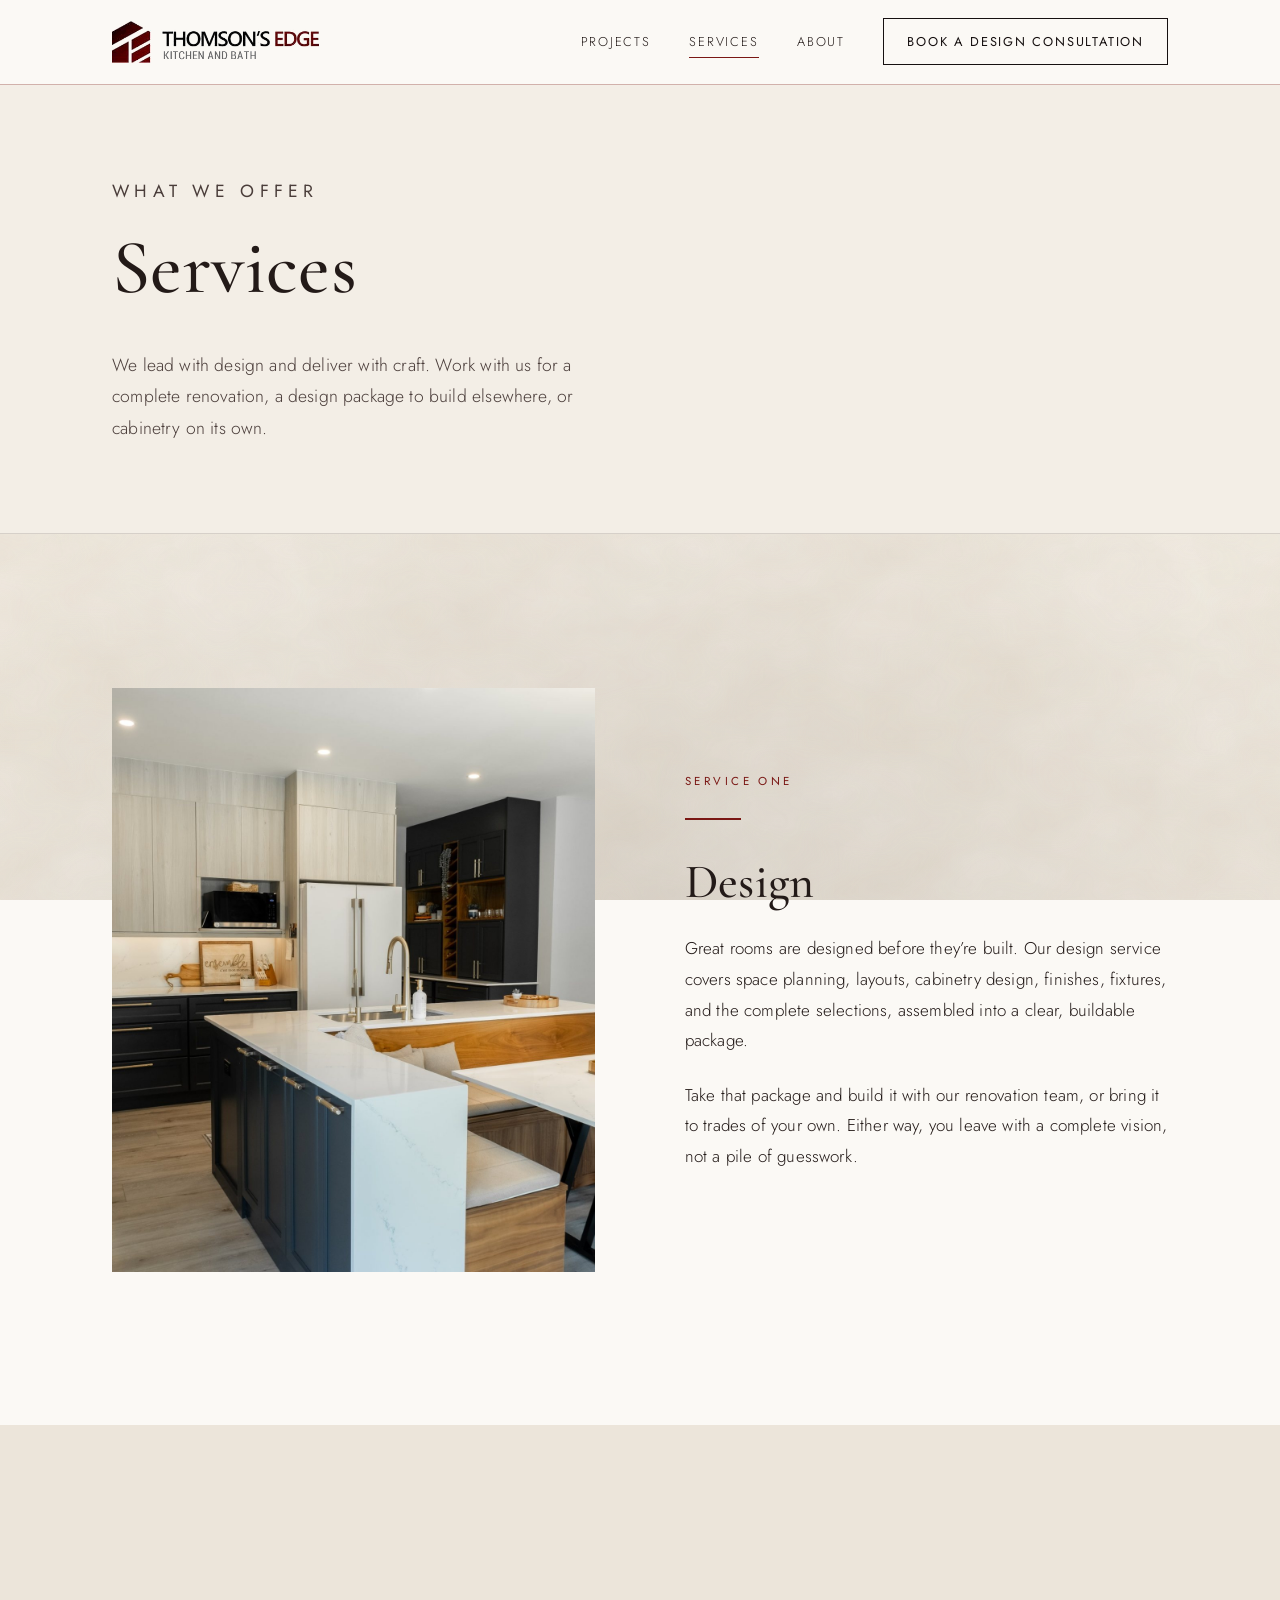
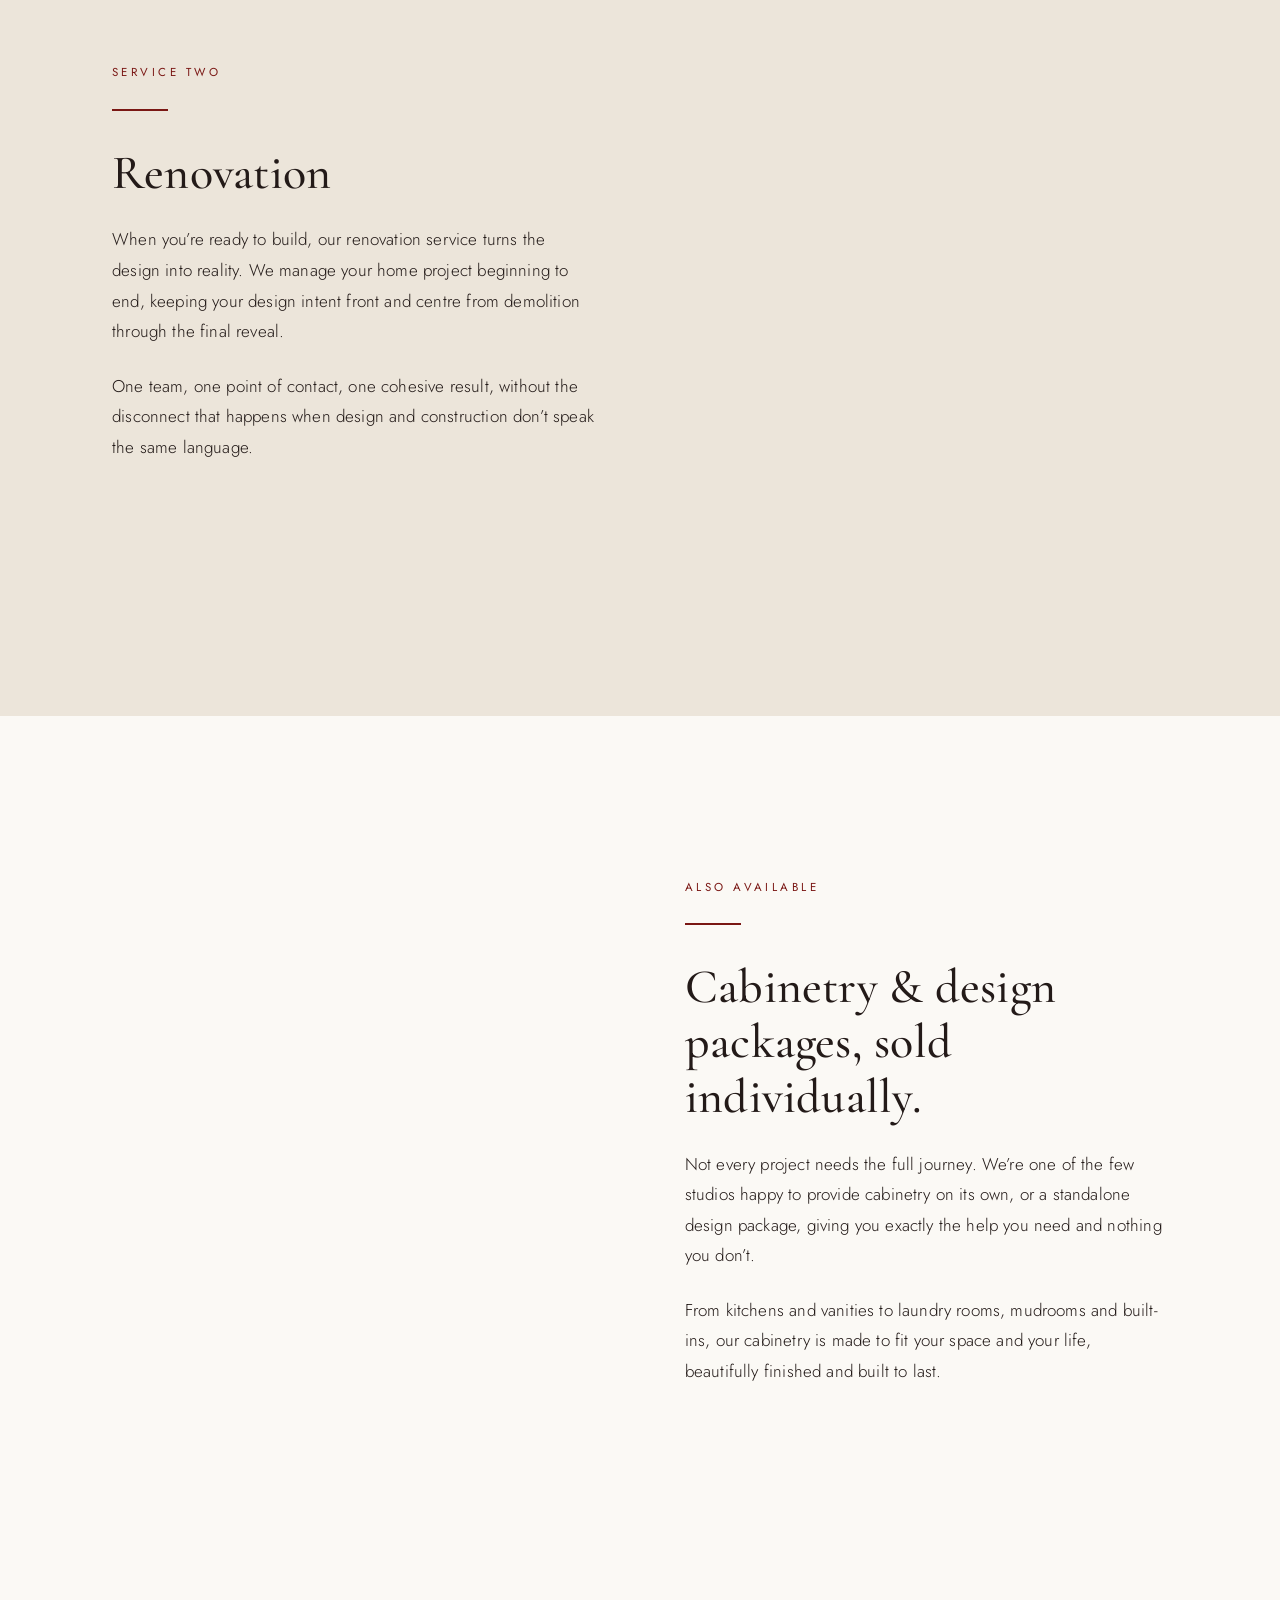
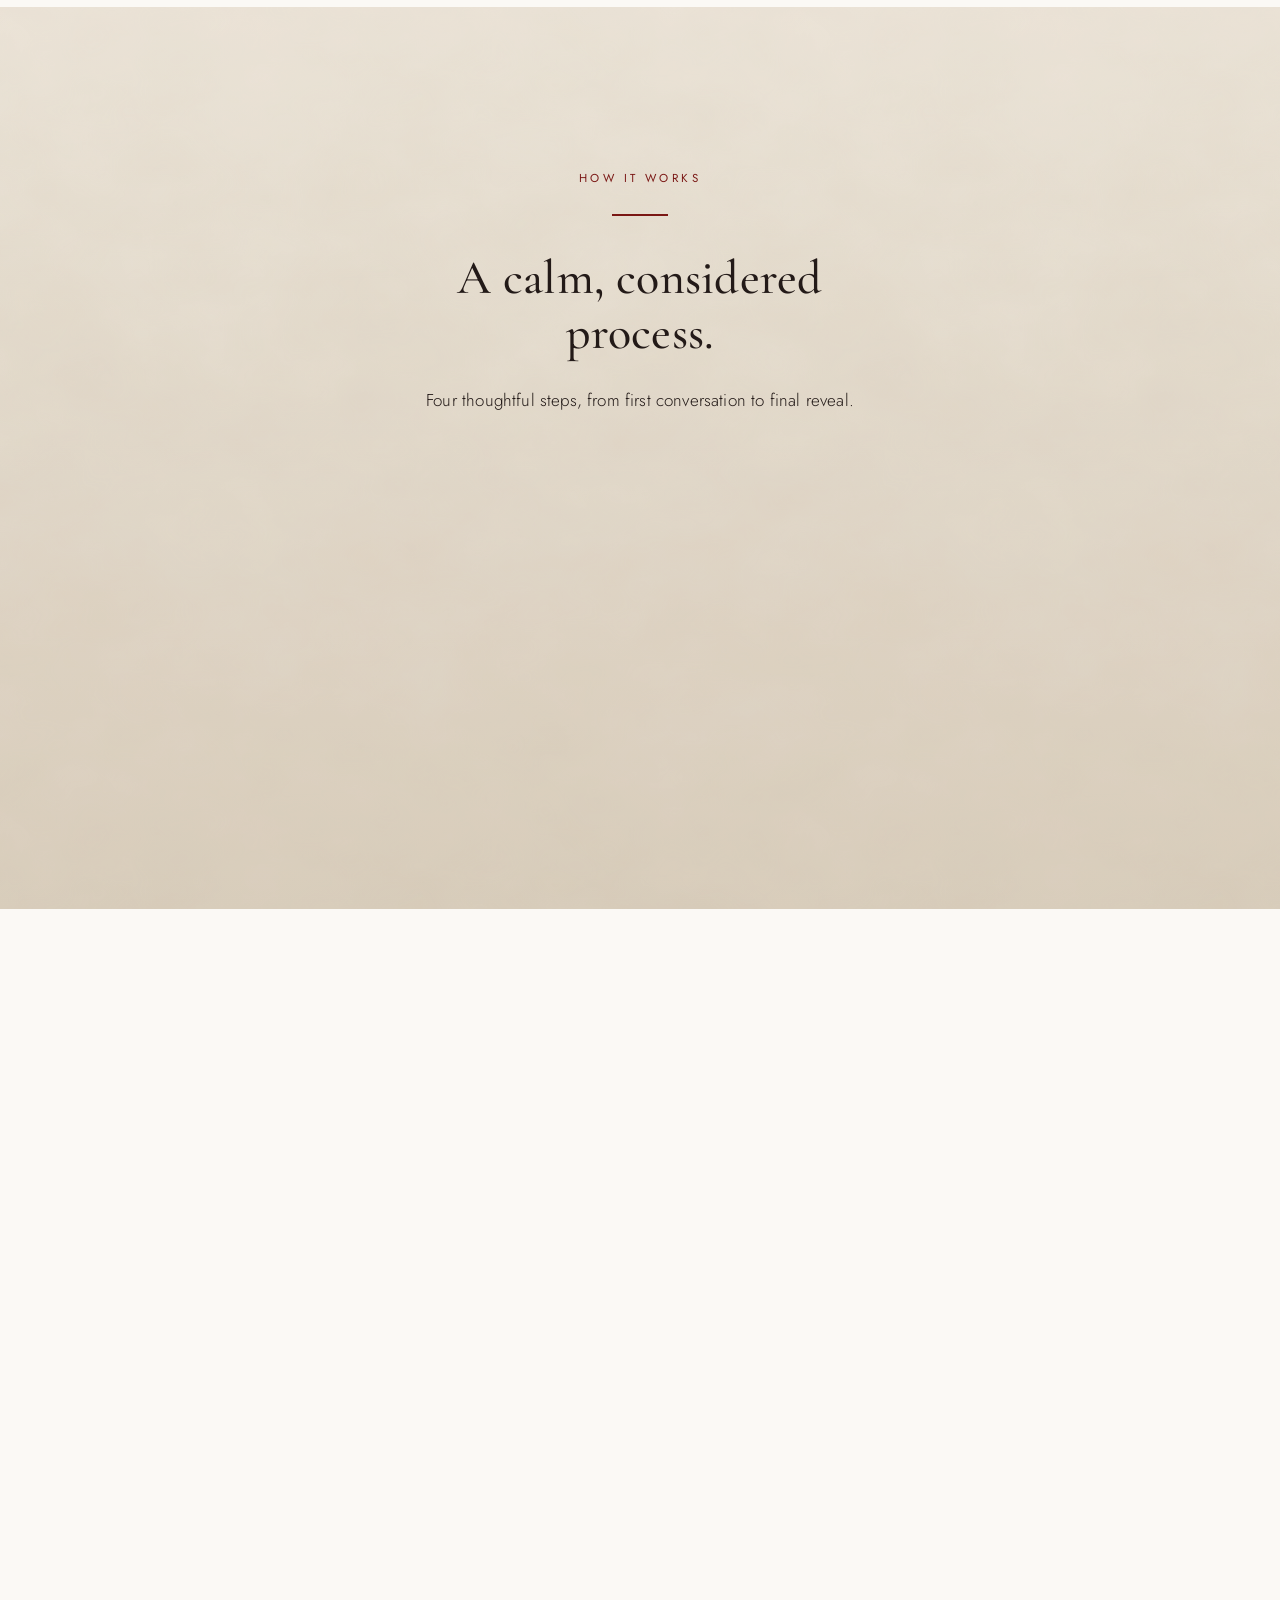
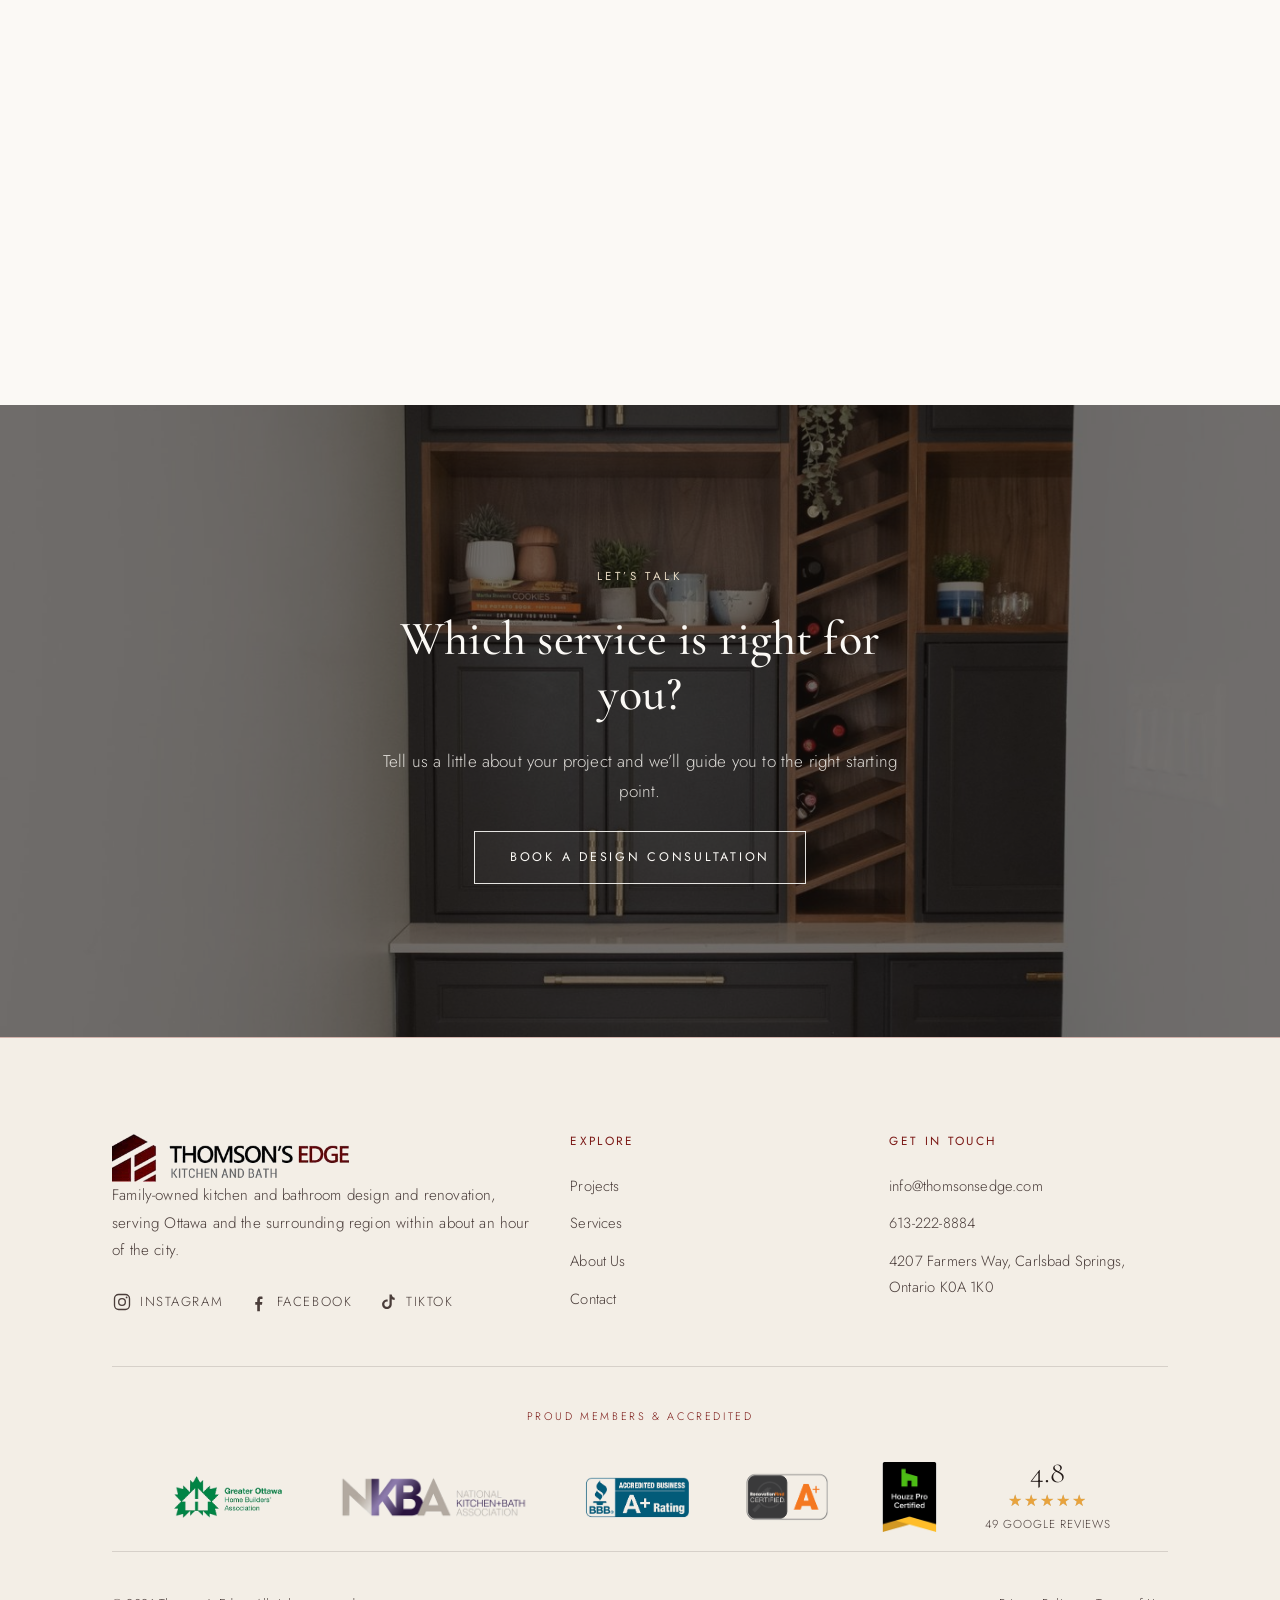
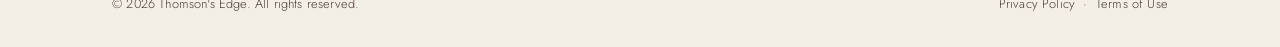
<file: services.html>
<!DOCTYPE html>
<html lang="en">
<head>
<meta charset="utf-8">
<meta name="viewport" content="width=device-width, initial-scale=1">
<title>Services | Kitchen & Bathroom Design & Renovation | Thomson's Edge</title>
<meta name="description" content="Interior design, full kitchen and bathroom renovation, and standalone cabinetry and design packages in Ottawa. Discover the Thomson's Edge approach.">
<link rel="canonical" href="https://thomsonsedge.com/services.html">
<meta name="robots" content="index, follow">
<meta name="theme-color" content="#231A18">
<link rel="icon" href="/favicon.ico" sizes="any">
<link rel="icon" type="image/png" sizes="32x32" href="/assets/img/favicon-32.png">
<link rel="icon" type="image/png" sizes="16x16" href="/assets/img/favicon-16.png">
<link rel="apple-touch-icon" href="/assets/img/apple-touch-icon.png">
<link rel="manifest" href="/site.webmanifest">
<!-- Open Graph -->
<meta property="og:type" content="website">
<meta property="og:site_name" content="Thomson's Edge">
<meta property="og:title" content="Services | Kitchen & Bathroom Design & Renovation | Thomson's Edge">
<meta property="og:description" content="Interior design, full kitchen and bathroom renovation, and standalone cabinetry and design packages in Ottawa. Discover the Thomson's Edge approach.">
<meta property="og:url" content="https://thomsonsedge.com/services.html">
<meta property="og:image" content="https://thomsonsedge.com/assets/img/og-image.jpg">
<meta property="og:locale" content="en_CA">
<!-- Twitter -->
<meta name="twitter:card" content="summary_large_image">
<meta name="twitter:title" content="Services | Kitchen & Bathroom Design & Renovation | Thomson's Edge">
<meta name="twitter:description" content="Interior design, full kitchen and bathroom renovation, and standalone cabinetry and design packages in Ottawa. Discover the Thomson's Edge approach.">
<meta name="twitter:image" content="https://thomsonsedge.com/assets/img/og-image.jpg">
<link rel="preconnect" href="https://fonts.googleapis.com">
<link rel="preconnect" href="https://fonts.gstatic.com" crossorigin>
<link href="https://fonts.googleapis.com/css2?family=Cormorant+Garamond:ital,wght@0,400;0,500;0,600;1,400;1,500&family=Jost:wght@300;400;500&display=swap" rel="stylesheet">
<link rel="stylesheet" href="/assets/css/style.css">

<script type="application/ld+json">
{
  "@context":"https://schema.org",
  "@type":"FAQPage",
  "mainEntity":[
    {"@type":"Question","name":"Do I have to use both your design and renovation services?","acceptedAnswer":{"@type":"Answer","text":"Not at all. You can hire us for a full design-and-build, a design package to take to your own trades, or cabinetry on its own. We'll help you choose the option that fits your project and budget."}},
    {"@type":"Question","name":"What areas do you serve?","acceptedAnswer":{"@type":"Answer","text":"We're based in Carlsbad Springs and work throughout Ottawa and the surrounding area, typically within about an hour of the city."}},
    {"@type":"Question","name":"How much does a kitchen or bathroom renovation cost?","acceptedAnswer":{"@type":"Answer","text":"Every project is different, so cost depends on the size of the space, the scope of the work, and the finishes you choose. During your consultation we'll talk openly about investment level and help you understand what's realistic."}},
    {"@type":"Question","name":"How long does a project take?","acceptedAnswer":{"@type":"Answer","text":"Design typically takes a few weeks depending on how quickly decisions are made, and construction timelines vary with scope. We'll give you a realistic schedule up front."}},
    {"@type":"Question","name":"What happens at the first consultation?","acceptedAnswer":{"@type":"Answer","text":"We'll get to know you and your space, talk through what you're hoping to achieve, your timeframe, and your investment level, and explain how we'd approach the project."}},
    {"@type":"Question","name":"Can I just buy cabinetry from you?","acceptedAnswer":{"@type":"Answer","text":"Yes. We're happy to supply cabinetry for kitchens, vanities, laundry rooms, mudrooms and built-ins on its own, whether or not you're renovating with us."}}
  ]
}
</script>
</head>
<body><header class="site-header">
  <div class="wrap header-inner">
    <a href="/" class="brand" aria-label="Thomson's Edge home">
      <img class="brand-logo" src="/assets/img/logo-transparent.png" alt="Thomson's Edge, Kitchen and Bath" width="200" height="41">
    </a>
    <button class="nav-toggle" aria-label="Open menu" aria-expanded="false" aria-controls="primary-nav">
      <span></span><span></span><span></span>
    </button>
    <nav class="nav" id="primary-nav" aria-label="Primary">
      <a href="/projects.html">Projects</a>
      <a href="/services.html" class="active">Services</a>
      <a href="/about.html">About</a>
      <a href="/contact.html" class="btn btn--ghost">Book a Design Consultation</a>
    </nav>
  </div>
</header>
<main>
  <section class="page-hero">
    <div class="wrap reveal">
      <p class="eyebrow">What We Offer</p>
      <h1>Services</h1>
      <p>We lead with design and deliver with craft. Work with us for a complete renovation, a design package to build elsewhere, or cabinetry on its own.</p>
    </div>
  </section>

  <section class="bg-offwhite">
    <div class="wrap split">
      <div class="reveal"><img src="/assets/img/design-service.jpg" alt="Modern walnut kitchen with integrated banquette by Thomson's Edge" loading="lazy" decoding="async"></div>
      <div class="reveal">
        <p class="eyebrow">Service One</p>
        <div class="rule"></div>
        <h2>Design</h2>
        <p>Great rooms are designed before they&rsquo;re built. Our design service covers space planning, layouts, cabinetry design, finishes, fixtures, and the complete selections, assembled into a clear, buildable package.</p>
        <p>Take that package and build it with our renovation team, or bring it to trades of your own. Either way, you leave with a complete vision, not a pile of guesswork.</p>
      </div>
    </div>
  </section>

  <section class="bg-ecru">
    <div class="wrap split">
      <div class="reveal">
        <p class="eyebrow">Service Two</p>
        <div class="rule"></div>
        <h2>Renovation</h2>
        <p>When you&rsquo;re ready to build, our renovation service turns the design into reality. We manage your home project beginning to end, keeping your design intent front and centre from demolition through the final reveal.</p>
        <p>One team, one point of contact, one cohesive result, without the disconnect that happens when design and construction don&rsquo;t speak the same language.</p>
      </div>
      <div class="reveal"><img src="/assets/img/reno-service.jpg" alt="Marble bathroom renovation with walk-in shower and soaking tub" loading="lazy" decoding="async"></div>
    </div>
  </section>

  <section class="bg-offwhite">
    <div class="wrap split split--stretch">
      <div class="reveal split__media"><img src="/assets/img/cabinetry-service.jpg" alt="White shaker cabinetry and quartz counters in a Thomson's Edge laundry room" loading="lazy" decoding="async"></div>
      <div class="reveal">
        <p class="eyebrow">Also Available</p>
        <div class="rule"></div>
        <h2>Cabinetry &amp; design packages, sold individually.</h2>
        <p>Not every project needs the full journey. We&rsquo;re one of the few studios happy to provide cabinetry on its own, or a standalone design package, giving you exactly the help you need and nothing you don&rsquo;t.</p>
        <p>From kitchens and vanities to laundry rooms, mudrooms and built-ins, our cabinetry is made to fit your space and your life, beautifully finished and built to last.</p>
      </div>
    </div>
  </section>

  <section class="process">
    <div class="wrap">
      <div class="reveal center" style="max-width:46ch;margin:0 auto 3.5rem">
        <p class="eyebrow">How It Works</p>
        <div class="rule"></div>
        <h2>A calm, considered process.</h2>
        <p>Four thoughtful steps, from first conversation to final reveal.</p>
      </div>
      <div class="process-grid reveal">
        <div class="process-card">
          <span class="process-card__n">01</span>
          <h3>Consultation</h3>
          <p>We meet, understand your space, your timeline, and your investment level, and talk through what&rsquo;s possible.</p>
        </div>
        <div class="process-card">
          <span class="process-card__n">02</span>
          <h3>Design</h3>
          <p>We develop layouts, cabinetry, finishes and selections into a package you can see and feel.</p>
        </div>
        <div class="process-card">
          <span class="process-card__n">03</span>
          <h3>Build</h3>
          <p>Our renovation team brings the design to life, or hands you a package ready to build elsewhere.</p>
        </div>
        <div class="process-card">
          <span class="process-card__n">04</span>
          <h3>Reveal</h3>
          <p>We walk through the finished space together and make sure every detail lives up to the vision.</p>
        </div>
      </div>
    </div>
  </section>

  <section class="bg-offwhite">
    <div class="wrap">
      <div class="reveal center" style="max-width:44ch;margin:0 auto 3.5rem">
        <p class="eyebrow">Good to Know</p>
        <div class="rule"></div>
        <h2>Frequently asked questions.</h2>
      </div>
      <div class="faq reveal">
        <div class="faq__item">
          <button class="faq__q" aria-expanded="false"><span>Do I have to use both your design and renovation services?</span><span class="faq__icon" aria-hidden="true"></span></button>
          <div class="faq__a"><div class="faq__a-inner"><p>Not at all. You can hire us for a full design-and-build, a design package to take to your own trades, or cabinetry on its own. We&rsquo;ll help you choose the option that fits your project and budget.</p></div></div>
        </div>
        <div class="faq__item">
          <button class="faq__q" aria-expanded="false"><span>What areas do you serve?</span><span class="faq__icon" aria-hidden="true"></span></button>
          <div class="faq__a"><div class="faq__a-inner"><p>We&rsquo;re based in Carlsbad Springs and work throughout Ottawa and the surrounding area, typically within about an hour of the city. If you&rsquo;re a little further out, get in touch and we&rsquo;ll let you know.</p></div></div>
        </div>
        <div class="faq__item">
          <button class="faq__q" aria-expanded="false"><span>How much does a kitchen or bathroom renovation cost?</span><span class="faq__icon" aria-hidden="true"></span></button>
          <div class="faq__a"><div class="faq__a-inner"><p>Every project is different, so cost depends on the size of the space, the scope of the work, and the finishes you choose. During your consultation we&rsquo;ll talk openly about investment level and help you understand what&rsquo;s realistic, so there are no surprises down the road.</p></div></div>
        </div>
        <div class="faq__item">
          <button class="faq__q" aria-expanded="false"><span>How long does a project take?</span><span class="faq__icon" aria-hidden="true"></span></button>
          <div class="faq__a"><div class="faq__a-inner"><p>Design typically takes a few weeks depending on how quickly decisions are made, and construction timelines vary with scope. We&rsquo;ll give you a realistic schedule up front and keep you informed at every stage.</p></div></div>
        </div>
        <div class="faq__item">
          <button class="faq__q" aria-expanded="false"><span>What happens at the first consultation?</span><span class="faq__icon" aria-hidden="true"></span></button>
          <div class="faq__a"><div class="faq__a-inner"><p>We&rsquo;ll get to know you and your space, talk through what you&rsquo;re hoping to achieve, your timeframe, and your investment level, and explain how we&rsquo;d approach the project. It&rsquo;s a relaxed conversation, and a chance to get inspired.</p></div></div>
        </div>
        <div class="faq__item">
          <button class="faq__q" aria-expanded="false"><span>Can I just buy cabinetry from you?</span><span class="faq__icon" aria-hidden="true"></span></button>
          <div class="faq__a"><div class="faq__a-inner"><p>Yes. It&rsquo;s one of the things that sets us apart. We&rsquo;re happy to supply cabinetry for kitchens, vanities, laundry rooms, mudrooms and built-ins on its own, whether or not you&rsquo;re renovating with us.</p></div></div>
        </div>
      </div>
    </div>
  </section>

  <section class="cta-band">
    <div class="cta-band__media"><img src="/assets/img/cta-services.jpg" alt="" loading="lazy" decoding="async"></div>
    <div class="wrap" style="position:relative">
      <div class="reveal center" style="max-width:56ch;margin:0 auto">
        <p class="eyebrow" style="color:#e6d9c2">Let&rsquo;s Talk</p>
        <h2>Which service is right for you?</h2>
        <p>Tell us a little about your project and we&rsquo;ll guide you to the right starting point.</p>
        <a href="/contact.html" class="btn btn--light">Book a Design Consultation</a>
      </div>
    </div>
  </section>
</main>
<footer class="site-footer">
  <div class="wrap">
    <div class="footer-top">
      <div>
        <a href="/" class="brand"><img class="brand-logo" src="/assets/img/logo-transparent.png" alt="Thomson's Edge" width="220" height="45" loading="lazy" decoding="async"></a>
        <p>Family-owned kitchen and bathroom design and renovation, serving Ottawa and the surrounding region within about an hour of the city.</p>
        <div class="socials">
          <a href="https://www.instagram.com/thomsonsedge/" target="_blank" rel="noopener" aria-label="Follow Thomson's Edge on Instagram">
            <svg viewBox="0 0 24 24" width="20" height="20" fill="none" stroke="currentColor" stroke-width="1.6" aria-hidden="true"><rect x="3" y="3" width="18" height="18" rx="5"/><circle cx="12" cy="12" r="4"/><circle cx="17.5" cy="6.5" r="1.1" fill="currentColor" stroke="none"/></svg>
            <span>Instagram</span>
          </a>
          <a href="https://www.facebook.com/p/Thomsons-Edge-61573351960407/" target="_blank" rel="noopener" aria-label="Follow Thomson's Edge on Facebook">
            <svg viewBox="0 0 24 24" width="20" height="20" fill="currentColor" aria-hidden="true"><path d="M14 8.5h2.2V5.6c-.38-.05-1.3-.16-2.37-.16-2.34 0-3.95 1.43-3.95 4.06V12H7.5v3.2h2.38V23h3.2v-7.8h2.5l.42-3.2h-2.92V9.8c0-.93.26-1.3 1.42-1.3z"/></svg>
            <span>Facebook</span>
          </a>
          <a href="https://www.tiktok.com/@thomsonsedge" target="_blank" rel="noopener" aria-label="Follow Thomson's Edge on TikTok">
            <svg viewBox="0 0 24 24" width="20" height="20" fill="currentColor" aria-hidden="true"><path d="M16.5 3c.3 2 1.5 3.6 3.5 4v2.6c-1.3 0-2.5-.4-3.5-1v6.1c0 3.2-2.6 5.8-5.8 5.8S4.9 17.9 4.9 14.7 7.5 8.9 10.7 8.9c.3 0 .6 0 .9.1v2.7c-.3-.1-.6-.2-.9-.2-1.7 0-3.1 1.4-3.1 3.1s1.4 3.1 3.1 3.1 3.1-1.4 3.1-3.1V3h2.7z"/></svg>
            <span>TikTok</span>
          </a>
        </div>
      </div>
      <div class="footer-col">
        <h4>Explore</h4>
        <a href="/projects.html">Projects</a>
        <a href="/services.html">Services</a>
        <a href="/about.html">About Us</a>
        <a href="/contact.html">Contact</a>
      </div>
      <div class="footer-col">
        <h4>Get in Touch</h4>
        <a href="mailto:info@thomsonsedge.com">info@thomsonsedge.com</a>
        <a href="tel:+16132228884">613-222-8884</a>
        <a href="https://maps.google.com/?q=4207+Farmers+Way+Carlsbad+Springs+Ontario+K0A+1K0" target="_blank" rel="noopener">4207 Farmers Way, Carlsbad Springs, Ontario K0A 1K0</a>
      </div>
    </div>
    <div class="footer-badges">
      <span class="footer-badges__label">Proud members &amp; accredited</span>
      <div class="footer-badges__row">
        <div class="badge badge--logo"><img src="/assets/img/badges/gohba.png" alt="Greater Ottawa Home Builders' Association member" loading="lazy" decoding="async"></div>
        <div class="badge badge--logo"><img src="/assets/img/badges/nkba.png" alt="National Kitchen and Bath Association member" loading="lazy" decoding="async"></div>
        <div class="badge badge--logo"><img src="/assets/img/badges/bbb.png" alt="Better Business Bureau A+ Accredited Business" loading="lazy" decoding="async"></div>
        <div class="badge badge--logo"><img src="/assets/img/badges/renovationfind.png" alt="RenovationFind Certified, A+ rating" loading="lazy" decoding="async"></div>
        <div class="badge badge--badge"><img src="/assets/img/badges/houzz.png" alt="Houzz Pro Certified" loading="lazy" decoding="async"></div>
        <a class="badge badge--google" href="https://www.google.com/search?q=Thomson%27s+Edge+Kitchen+%26+Bath&stick=H4sIAAAAAAAA_-NgU1I1qDBJTk41SEk2SjMzS0o2sDS2MqgwTLJIMjCwTEwzNDa1SEqxXMQqG5KRn1ucn6derOCakp6q4J1ZkpyRmqegpuCUWJIBAMyckN9JAAAA&hl=en" target="_blank" rel="noopener" aria-label="4.8 stars from 49 Google reviews">
          <span class="badge__rating">4.8</span>
          <span class="badge__starwrap"><span class="badge__stars" style="--pct:96%"></span></span>
          <span class="badge__sub">49 Google Reviews</span>
        </a>
      </div>
    </div>
    <div class="footer-bottom">
      <span>&copy; <span id="year">2026</span> Thomson's Edge. All rights reserved.</span>
      <span>
        <a href="/privacy.html">Privacy Policy</a> &nbsp;&middot;&nbsp;
        <a href="/terms.html">Terms of Use</a>
      </span>
    </div>
  </div>
</footer>
<script src="/assets/js/main.js" defer></script>
</body>
</html>
</file>
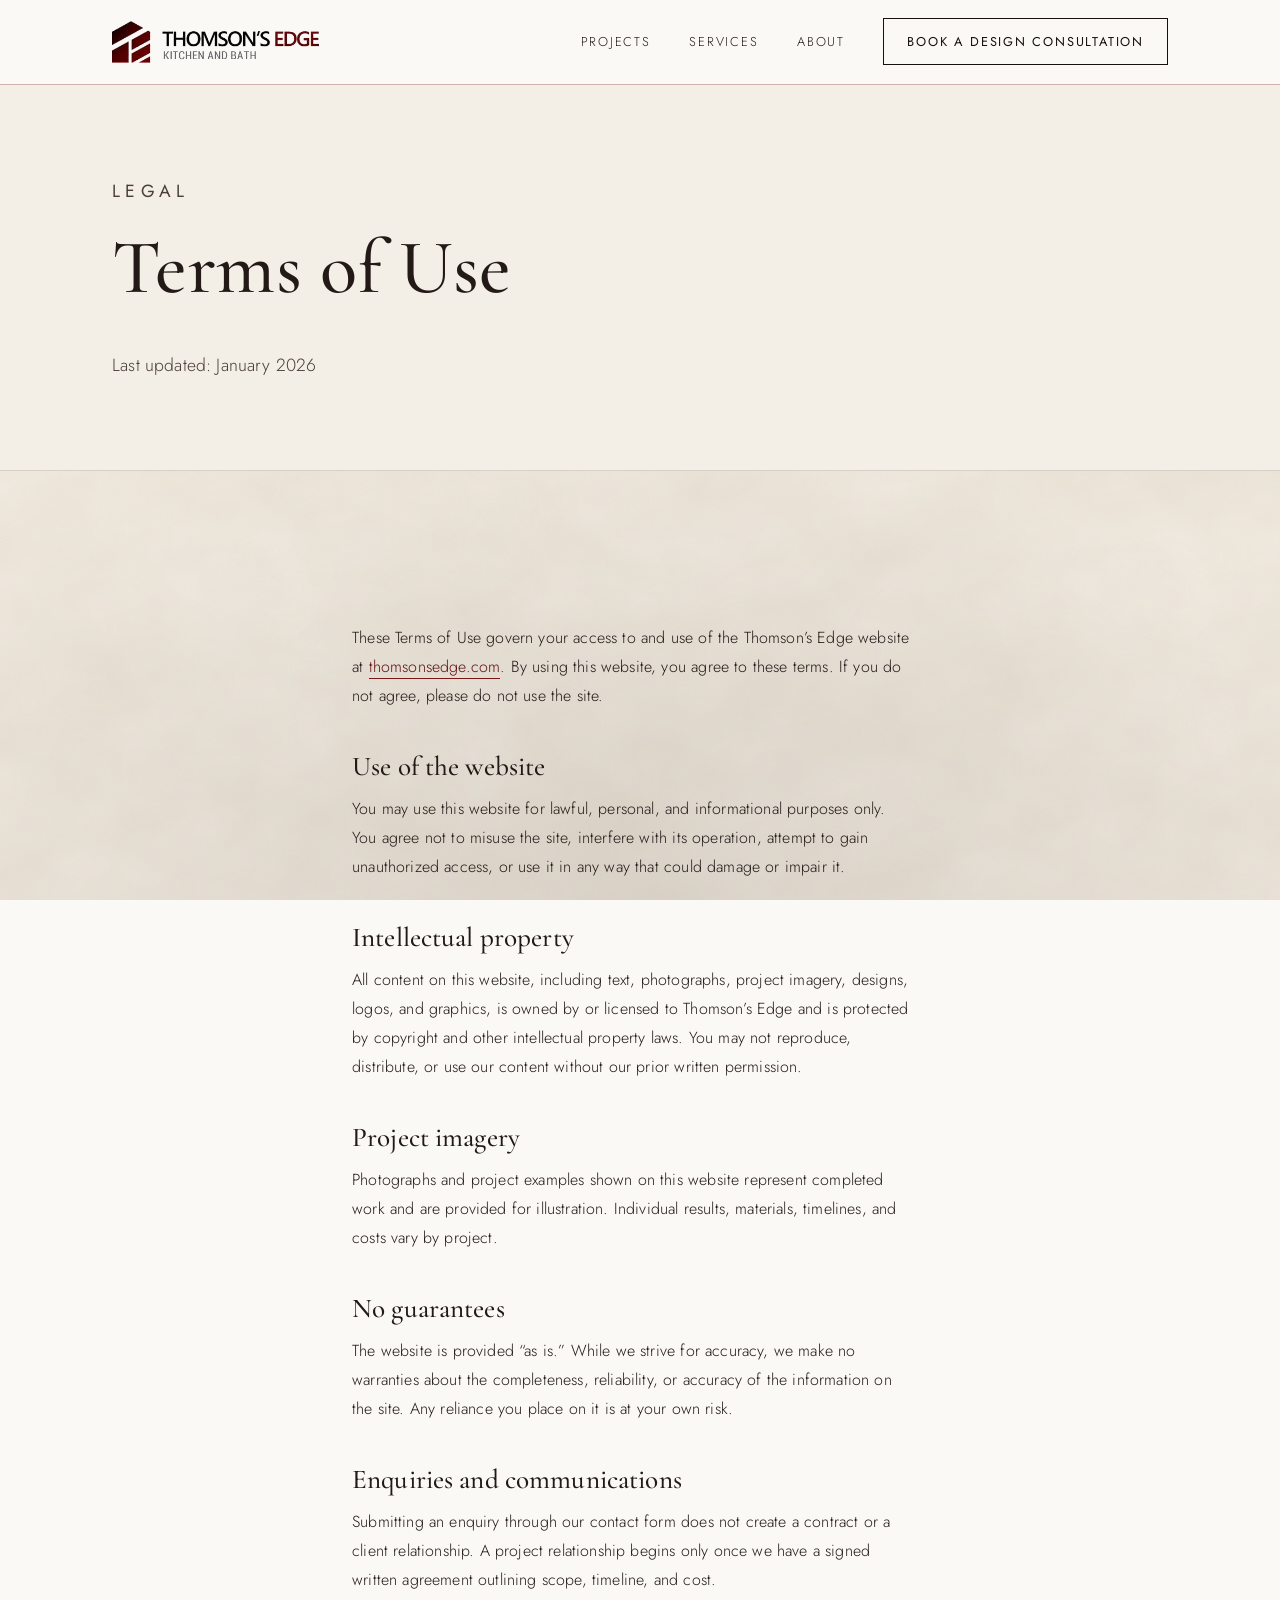
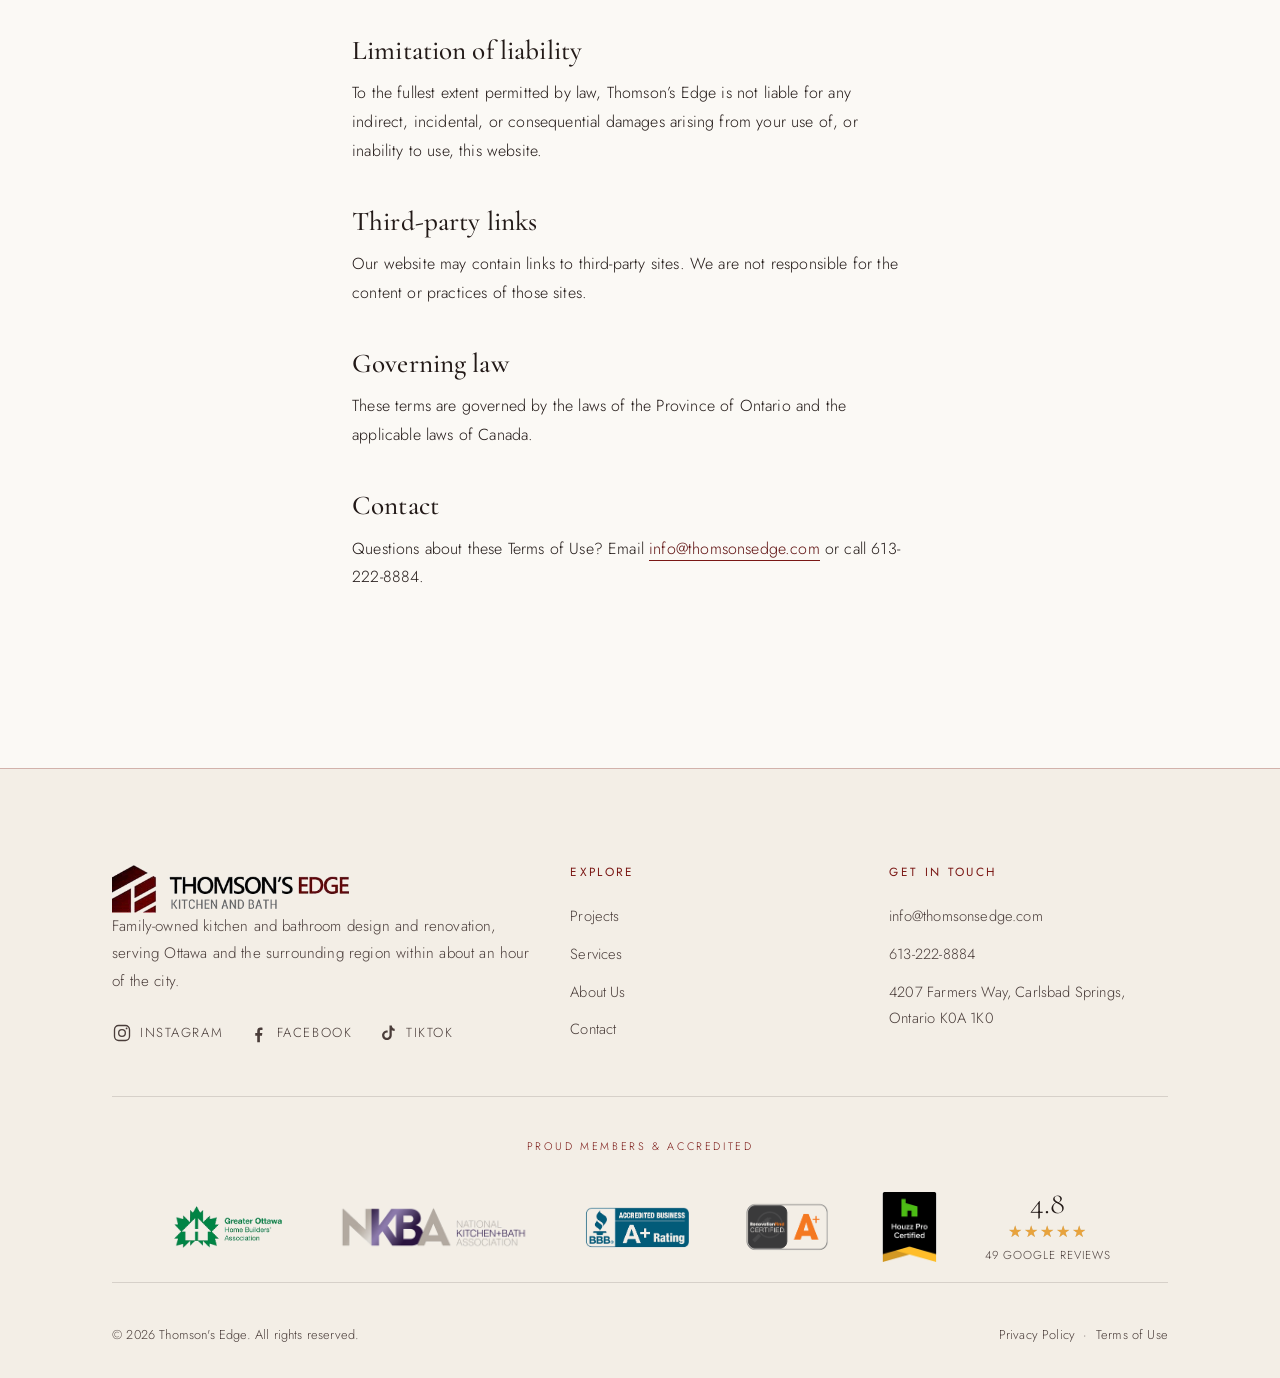
<file: terms.html>
<!DOCTYPE html>
<html lang="en">
<head>
<meta charset="utf-8">
<meta name="viewport" content="width=device-width, initial-scale=1">
<title>Terms of Use | Thomson's Edge</title>
<meta name="description" content="The terms and conditions governing your use of the Thomson's Edge website.">
<link rel="canonical" href="https://thomsonsedge.com/terms.html">
<meta name="robots" content="index, follow">
<meta name="theme-color" content="#231A18">
<link rel="icon" href="/favicon.ico" sizes="any">
<link rel="icon" type="image/png" sizes="32x32" href="/assets/img/favicon-32.png">
<link rel="icon" type="image/png" sizes="16x16" href="/assets/img/favicon-16.png">
<link rel="apple-touch-icon" href="/assets/img/apple-touch-icon.png">
<link rel="manifest" href="/site.webmanifest">
<!-- Open Graph -->
<meta property="og:type" content="website">
<meta property="og:site_name" content="Thomson's Edge">
<meta property="og:title" content="Terms of Use | Thomson's Edge">
<meta property="og:description" content="The terms and conditions governing your use of the Thomson's Edge website.">
<meta property="og:url" content="https://thomsonsedge.com/terms.html">
<meta property="og:image" content="https://thomsonsedge.com/assets/img/og-image.jpg">
<meta property="og:locale" content="en_CA">
<!-- Twitter -->
<meta name="twitter:card" content="summary_large_image">
<meta name="twitter:title" content="Terms of Use | Thomson's Edge">
<meta name="twitter:description" content="The terms and conditions governing your use of the Thomson's Edge website.">
<meta name="twitter:image" content="https://thomsonsedge.com/assets/img/og-image.jpg">
<link rel="preconnect" href="https://fonts.googleapis.com">
<link rel="preconnect" href="https://fonts.gstatic.com" crossorigin>
<link href="https://fonts.googleapis.com/css2?family=Cormorant+Garamond:ital,wght@0,400;0,500;0,600;1,400;1,500&family=Jost:wght@300;400;500&display=swap" rel="stylesheet">
<link rel="stylesheet" href="/assets/css/style.css">
<meta name="robots" content="noindex, follow">
</head>
<body><header class="site-header">
  <div class="wrap header-inner">
    <a href="/" class="brand" aria-label="Thomson's Edge home">
      <img class="brand-logo" src="/assets/img/logo-transparent.png" alt="Thomson's Edge, Kitchen and Bath" width="200" height="41">
    </a>
    <button class="nav-toggle" aria-label="Open menu" aria-expanded="false" aria-controls="primary-nav">
      <span></span><span></span><span></span>
    </button>
    <nav class="nav" id="primary-nav" aria-label="Primary">
      <a href="/projects.html">Projects</a>
      <a href="/services.html">Services</a>
      <a href="/about.html">About</a>
      <a href="/contact.html" class="btn btn--ghost">Book a Design Consultation</a>
    </nav>
  </div>
</header>
<main>
  <section class="page-hero">
    <div class="wrap reveal"><p class="eyebrow">Legal</p><h1>Terms of Use</h1><p>Last updated: January 2026</p></div>
  </section>
  <section class="bg-offwhite">
    <div class="wrap prose reveal">
      <p>These Terms of Use govern your access to and use of the Thomson&rsquo;s Edge website at <a href="https://thomsonsedge.com">thomsonsedge.com</a>. By using this website, you agree to these terms. If you do not agree, please do not use the site.</p>

      <h2>Use of the website</h2>
      <p>You may use this website for lawful, personal, and informational purposes only. You agree not to misuse the site, interfere with its operation, attempt to gain unauthorized access, or use it in any way that could damage or impair it.</p>

      <h2>Intellectual property</h2>
      <p>All content on this website, including text, photographs, project imagery, designs, logos, and graphics, is owned by or licensed to Thomson&rsquo;s Edge and is protected by copyright and other intellectual property laws. You may not reproduce, distribute, or use our content without our prior written permission.</p>

      <h2>Project imagery</h2>
      <p>Photographs and project examples shown on this website represent completed work and are provided for illustration. Individual results, materials, timelines, and costs vary by project.</p>

      <h2>No guarantees</h2>
      <p>The website is provided &ldquo;as is.&rdquo; While we strive for accuracy, we make no warranties about the completeness, reliability, or accuracy of the information on the site. Any reliance you place on it is at your own risk.</p>

      <h2>Enquiries and communications</h2>
      <p>Submitting an enquiry through our contact form does not create a contract or a client relationship. A project relationship begins only once we have a signed written agreement outlining scope, timeline, and cost.</p>

      <h2>Limitation of liability</h2>
      <p>To the fullest extent permitted by law, Thomson&rsquo;s Edge is not liable for any indirect, incidental, or consequential damages arising from your use of, or inability to use, this website.</p>

      <h2>Third-party links</h2>
      <p>Our website may contain links to third-party sites. We are not responsible for the content or practices of those sites.</p>

      <h2>Governing law</h2>
      <p>These terms are governed by the laws of the Province of Ontario and the applicable laws of Canada.</p>

      <h2>Contact</h2>
      <p>Questions about these Terms of Use? Email <a href="mailto:info@thomsonsedge.com">info@thomsonsedge.com</a> or call 613-222-8884.</p>
    </div>
  </section>
</main>
<footer class="site-footer">
  <div class="wrap">
    <div class="footer-top">
      <div>
        <a href="/" class="brand"><img class="brand-logo" src="/assets/img/logo-transparent.png" alt="Thomson's Edge" width="220" height="45" loading="lazy" decoding="async"></a>
        <p>Family-owned kitchen and bathroom design and renovation, serving Ottawa and the surrounding region within about an hour of the city.</p>
        <div class="socials">
          <a href="https://www.instagram.com/thomsonsedge/" target="_blank" rel="noopener" aria-label="Follow Thomson's Edge on Instagram">
            <svg viewBox="0 0 24 24" width="20" height="20" fill="none" stroke="currentColor" stroke-width="1.6" aria-hidden="true"><rect x="3" y="3" width="18" height="18" rx="5"/><circle cx="12" cy="12" r="4"/><circle cx="17.5" cy="6.5" r="1.1" fill="currentColor" stroke="none"/></svg>
            <span>Instagram</span>
          </a>
          <a href="https://www.facebook.com/p/Thomsons-Edge-61573351960407/" target="_blank" rel="noopener" aria-label="Follow Thomson's Edge on Facebook">
            <svg viewBox="0 0 24 24" width="20" height="20" fill="currentColor" aria-hidden="true"><path d="M14 8.5h2.2V5.6c-.38-.05-1.3-.16-2.37-.16-2.34 0-3.95 1.43-3.95 4.06V12H7.5v3.2h2.38V23h3.2v-7.8h2.5l.42-3.2h-2.92V9.8c0-.93.26-1.3 1.42-1.3z"/></svg>
            <span>Facebook</span>
          </a>
          <a href="https://www.tiktok.com/@thomsonsedge" target="_blank" rel="noopener" aria-label="Follow Thomson's Edge on TikTok">
            <svg viewBox="0 0 24 24" width="20" height="20" fill="currentColor" aria-hidden="true"><path d="M16.5 3c.3 2 1.5 3.6 3.5 4v2.6c-1.3 0-2.5-.4-3.5-1v6.1c0 3.2-2.6 5.8-5.8 5.8S4.9 17.9 4.9 14.7 7.5 8.9 10.7 8.9c.3 0 .6 0 .9.1v2.7c-.3-.1-.6-.2-.9-.2-1.7 0-3.1 1.4-3.1 3.1s1.4 3.1 3.1 3.1 3.1-1.4 3.1-3.1V3h2.7z"/></svg>
            <span>TikTok</span>
          </a>
        </div>
      </div>
      <div class="footer-col">
        <h4>Explore</h4>
        <a href="/projects.html">Projects</a>
        <a href="/services.html">Services</a>
        <a href="/about.html">About Us</a>
        <a href="/contact.html">Contact</a>
      </div>
      <div class="footer-col">
        <h4>Get in Touch</h4>
        <a href="mailto:info@thomsonsedge.com">info@thomsonsedge.com</a>
        <a href="tel:+16132228884">613-222-8884</a>
        <a href="https://maps.google.com/?q=4207+Farmers+Way+Carlsbad+Springs+Ontario+K0A+1K0" target="_blank" rel="noopener">4207 Farmers Way, Carlsbad Springs, Ontario K0A 1K0</a>
      </div>
    </div>
    <div class="footer-badges">
      <span class="footer-badges__label">Proud members &amp; accredited</span>
      <div class="footer-badges__row">
        <div class="badge badge--logo"><img src="/assets/img/badges/gohba.png" alt="Greater Ottawa Home Builders' Association member" loading="lazy" decoding="async"></div>
        <div class="badge badge--logo"><img src="/assets/img/badges/nkba.png" alt="National Kitchen and Bath Association member" loading="lazy" decoding="async"></div>
        <div class="badge badge--logo"><img src="/assets/img/badges/bbb.png" alt="Better Business Bureau A+ Accredited Business" loading="lazy" decoding="async"></div>
        <div class="badge badge--logo"><img src="/assets/img/badges/renovationfind.png" alt="RenovationFind Certified, A+ rating" loading="lazy" decoding="async"></div>
        <div class="badge badge--badge"><img src="/assets/img/badges/houzz.png" alt="Houzz Pro Certified" loading="lazy" decoding="async"></div>
        <a class="badge badge--google" href="https://www.google.com/search?q=Thomson%27s+Edge+Kitchen+%26+Bath&stick=H4sIAAAAAAAA_-NgU1I1qDBJTk41SEk2SjMzS0o2sDS2MqgwTLJIMjCwTEwzNDa1SEqxXMQqG5KRn1ucn6derOCakp6q4J1ZkpyRmqegpuCUWJIBAMyckN9JAAAA&hl=en" target="_blank" rel="noopener" aria-label="4.8 stars from 49 Google reviews">
          <span class="badge__rating">4.8</span>
          <span class="badge__starwrap"><span class="badge__stars" style="--pct:96%"></span></span>
          <span class="badge__sub">49 Google Reviews</span>
        </a>
      </div>
    </div>
    <div class="footer-bottom">
      <span>&copy; <span id="year">2026</span> Thomson's Edge. All rights reserved.</span>
      <span>
        <a href="/privacy.html">Privacy Policy</a> &nbsp;&middot;&nbsp;
        <a href="/terms.html">Terms of Use</a>
      </span>
    </div>
  </div>
</footer>
<script src="/assets/js/main.js" defer></script>
</body>
</html>
</file>
<file: assets/css/style.css>
/* ============================================================
   Thomson's Edge — Kitchen & Bathroom Design + Renovation
   Ottawa, Ontario
   ============================================================ */

:root{
  --ecru:#F3EEE6;
  --offwhite:#FBF9F5;
  --stone:#E0D7C9;
  --stone-deep:#C9BCA8;
  --ink:#161010;            /* near-black from logo */
  --espresso:#231A18;
  --espresso-soft:#4A3D3A;
  --oxblood:#7A1714;        /* brand red */
  --oxblood-deep:#5E0F0F;
  --brass:#7A1714;          /* accent now maps to brand red */
  --brass-deep:#5E0F0F;
  --line:rgba(35,26,24,.14);
  --line-red:rgba(122,23,20,.28);
  --maxw:1200px;
  --ff-display:"Cormorant Garamond", Georgia, serif;
  --ff-body:"Jost", "Helvetica Neue", Arial, sans-serif;
}

*{box-sizing:border-box;}
html{scroll-behavior:smooth;}
body{
  margin:0;
  font-family:var(--ff-body);
  font-weight:300;
  color:var(--espresso);
  background-color:var(--offwhite);
  background-image:
    radial-gradient(120% 80% at 12% 0%, rgba(122,23,20,.05) 0%, rgba(122,23,20,0) 42%),
    radial-gradient(110% 90% at 100% 18%, rgba(158,138,110,.14) 0%, rgba(158,138,110,0) 46%),
    radial-gradient(130% 100% at 50% 100%, rgba(43,32,28,.10) 0%, rgba(43,32,28,0) 55%),
    url("/assets/img/texture.svg");
  background-size:100% 100%, 100% 100%, 100% 100%, 900px 900px;
  background-repeat:no-repeat, no-repeat, no-repeat, repeat;
  background-attachment:fixed, fixed, fixed, fixed;
  line-height:1.8;
  font-size:17px;
  letter-spacing:.01em;
  -webkit-font-smoothing:antialiased;
  text-rendering:optimizeLegibility;
}
img{max-width:100%;display:block;}
a{color:inherit;text-decoration:none;}

h1,h2,h3,h4{
  font-family:var(--ff-display);
  font-weight:500;
  line-height:1.14;
  margin:0 0 .5em;
  letter-spacing:.005em;
}
h1{font-size:clamp(2.8rem,6vw,5rem);}
h2{font-size:clamp(2rem,3.8vw,3rem);}
h3{font-size:clamp(1.4rem,2.4vw,1.9rem);}
p{margin:0 0 1.4em;max-width:62ch;}

.wrap{max-width:var(--maxw);margin:0 auto;padding:0 clamp(1.5rem,6vw,4.5rem);}
.eyebrow{
  font-family:var(--ff-body);
  font-size:.72rem;
  letter-spacing:.3em;
  text-transform:uppercase;
  color:var(--oxblood);
  font-weight:400;
  margin:0 0 1.6rem;
  display:inline-block;
}
.serif-lead{font-family:var(--ff-display);font-size:clamp(1.5rem,2.6vw,2.1rem);line-height:1.35;font-weight:400;color:var(--espresso-soft);max-width:34ch;}

/* ---------- Buttons ---------- */
.btn{
  display:inline-block;
  font-family:var(--ff-body);
  font-size:.78rem;
  letter-spacing:.22em;
  text-transform:uppercase;
  font-weight:400;
  padding:1.15em 2.8em;
  border:1px solid var(--ink);
  background:var(--ink);
  color:var(--offwhite);
  cursor:pointer;
  transition:background .35s ease,color .35s ease,border-color .35s ease;
  white-space:nowrap;
}
.btn:hover{background:var(--oxblood);border-color:var(--oxblood);color:var(--offwhite);}
.btn--ghost{background:transparent;color:var(--ink);border-color:var(--ink);}
.btn--ghost:hover{background:var(--oxblood);border-color:var(--oxblood);color:var(--offwhite);}
.btn--light{border:1.5px solid rgba(250,249,245,.9);background:rgba(255,255,255,.04);color:var(--offwhite);backface-visibility:hidden;transform:translateZ(0);}
.btn--light:hover{background:var(--offwhite);border-color:var(--offwhite);color:var(--ink);}

/* ---------- Header ---------- */
.site-header{
  position:fixed;top:0;left:0;width:100%;z-index:100;
  transition:background .4s ease,box-shadow .4s ease,padding .3s ease;
  padding:1.15rem 0;
  background:var(--offwhite);
  box-shadow:0 1px 0 var(--line-red);
}
.site-header.scrolled{background:var(--offwhite);box-shadow:0 2px 16px rgba(35,26,24,.09);padding:.8rem 0;}
.header-inner{display:flex;align-items:center;justify-content:space-between;}
.brand{display:flex;align-items:center;line-height:1;position:relative;}
.brand-logo{width:auto;height:42px;display:block;transition:height .3s ease;}
.site-header.scrolled .brand-logo{height:36px;}
.site-footer .brand-logo{height:48px;}

.nav{display:flex;align-items:center;gap:2.4rem;}
.nav a{font-size:.8rem;letter-spacing:.14em;text-transform:uppercase;position:relative;padding:.2rem 0;}
.nav a::after{content:"";position:absolute;left:0;bottom:-2px;width:0;height:1px;background:var(--brass);transition:width .35s ease;}
.nav a:hover::after,.nav a.active::after{width:100%;}
.nav .btn{color:var(--ink);border-color:var(--ink);background:transparent;padding:.85em 1.8em;}
.nav .btn:hover{background:var(--oxblood);border-color:var(--oxblood);color:var(--offwhite);}

.nav-toggle{display:none;flex-direction:column;gap:5px;background:none;border:none;cursor:pointer;padding:6px;}
.nav-toggle span{width:26px;height:1.5px;background:var(--espresso);transition:.3s;}

/* ---------- Hero ---------- */
.hero{position:relative;min-height:100vh;display:flex;align-items:flex-end;color:var(--offwhite);overflow:hidden;}
.hero__media{position:absolute;inset:0;z-index:-2;}
.hero__media img{width:100%;height:100%;object-fit:cover;}
.hero::after{content:"";position:absolute;inset:0;z-index:-1;background:linear-gradient(180deg,rgba(18,12,11,.55) 0%,rgba(18,12,11,.32) 38%,rgba(18,12,11,.82) 100%);}
.hero__inner{padding-bottom:clamp(3rem,10vh,7rem);padding-top:10rem;}
.hero h1{max-width:16ch;font-weight:400;}
.hero p{color:rgba(250,248,243,.9);font-size:1.1rem;max-width:46ch;}
.hero__actions{display:flex;gap:1rem;flex-wrap:wrap;margin-top:2rem;}

/* ---------- Sections ---------- */
section{padding:clamp(5.5rem,12vw,10rem) 0;}
.section-tight{padding:clamp(4rem,8vw,6.5rem) 0;}
.split{display:grid;grid-template-columns:1fr 1fr;gap:clamp(3rem,7vw,7rem);align-items:center;}
.split--stretch{align-items:stretch;}
.split__media{align-self:stretch;min-height:100%;overflow:hidden;}
.split__media img{width:100%;height:100%;min-height:440px;object-fit:cover;display:block;}
.bg-ecru{background:rgba(224,214,197,.55);}
.bg-stone{background:rgba(200,187,166,.5);}
.bg-espresso{background:var(--ink);color:var(--ecru);}
.bg-espresso h1,.bg-espresso h2,.bg-espresso h3{color:var(--offwhite);}
.bg-espresso .eyebrow{color:#C87A5E;}

.rule{width:56px;height:2px;background:var(--oxblood);margin:0 0 2.2rem;}
.center{text-align:center;}
.center .rule{margin-left:auto;margin-right:auto;}
.center p{margin-left:auto;margin-right:auto;}

/* ---------- Services ---------- */
.services{display:grid;grid-template-columns:repeat(3,1fr);gap:0;border-top:1px solid var(--line);}
.service{padding:3.5rem 3rem 3.5rem 0;border-right:1px solid var(--line);display:flex;flex-direction:column;}
.service + .service{padding-left:3rem;}
.service:last-child{border-right:none;padding-right:0;}
.service h3{margin-bottom:1rem;}
.service p{margin-bottom:2.2rem;flex:1;}
.service .num{font-family:var(--ff-display);font-size:1.15rem;color:var(--oxblood);display:block;margin-bottom:1.6rem;font-style:italic;}
.service .btn{align-self:flex-start;}
.service__review{margin:0 0 2rem;padding-top:1.2rem;border-top:1px solid var(--line);}
.service__review p{font-family:var(--ff-display);font-style:italic;font-size:1.15rem;line-height:1.45;color:var(--espresso-soft);margin:0 0 .5rem;}
.service__review cite{font-family:var(--ff-body);font-style:normal;font-size:.68rem;letter-spacing:.18em;text-transform:uppercase;color:var(--oxblood);}

/* ---------- Project grid ---------- */
.proj-grid{display:grid;grid-template-columns:repeat(2,1fr);gap:clamp(2.5rem,5vw,4.5rem) clamp(2rem,4vw,3.5rem);}
.proj{position:relative;display:block;}
.proj__frame{position:relative;overflow:hidden;}
.proj img{width:100%;aspect-ratio:4/5;object-fit:cover;transition:transform .8s cubic-bezier(.16,1,.3,1);}
.proj:hover img{transform:scale(1.04);}
.proj__cap{padding:1.5rem 0 0;}
.proj__cap .t{display:block;font-family:var(--ff-display);font-size:1.7rem;line-height:1.2;color:var(--espresso);}
.proj__cap .m{display:block;font-size:.72rem;letter-spacing:.22em;text-transform:uppercase;color:var(--oxblood);margin-top:.7rem;}
.proj__review{margin-top:1.1rem;padding-top:1.1rem;border-top:1px solid var(--line);}
.proj__review p{font-family:var(--ff-display);font-style:italic;font-size:1.1rem;line-height:1.45;color:var(--espresso-soft);margin:0 0 .5rem;max-width:none;}
.proj__review cite{font-family:var(--ff-body);font-style:normal;font-size:.72rem;letter-spacing:.14em;text-transform:uppercase;color:var(--oxblood);}
.proj--wide img{aspect-ratio:16/10;}
.proj--tall img{aspect-ratio:3/4;}

/* ---------- Stats / values ---------- */
.values{display:grid;grid-template-columns:repeat(3,1fr);gap:clamp(2rem,5vw,4rem);}
.value h3{font-size:1.35rem;margin-bottom:.5rem;}
.value .k{display:block;width:34px;height:3px;background:var(--oxblood);margin-bottom:1.4rem;}

/* ---------- Process ---------- */
.steps{counter-reset:step;display:grid;gap:0;}
.step{display:grid;grid-template-columns:auto 1fr;gap:3rem;padding:3rem 0;border-top:1px solid var(--line);align-items:baseline;}
.step:last-child{border-bottom:1px solid var(--line);}
.step__n{font-family:var(--ff-display);font-size:2.6rem;color:var(--oxblood);font-style:italic;}
.step h3{margin-bottom:.4rem;}
.step p{margin-bottom:0;}

/* ---------- Testimonials ---------- */
.quote{max-width:60ch;margin:0 auto;text-align:center;}
.quote blockquote{font-family:var(--ff-display);font-size:clamp(1.7rem,3.4vw,2.5rem);line-height:1.4;font-weight:400;font-style:italic;margin:0 0 1.8rem;}
.quote cite{font-family:var(--ff-body);font-style:normal;font-size:.82rem;letter-spacing:.18em;text-transform:uppercase;color:var(--brass-deep);}

/* ---------- Team ---------- */
.team-grid{display:grid;grid-template-columns:repeat(3,1fr);gap:clamp(1.5rem,3vw,2.5rem);}
.member__frame{overflow:hidden;margin-bottom:1.1rem;}
.member img{aspect-ratio:3/4;object-fit:cover;width:100%;transition:transform .8s cubic-bezier(.16,1,.3,1);}
.member:hover img{transform:scale(1.04);}
.member h3{font-size:1.4rem;margin-bottom:.15rem;}
.member .role{font-size:.74rem;letter-spacing:.16em;text-transform:uppercase;color:var(--oxblood);}

/* ---------- CTA band ---------- */
.cta-band{position:relative;color:var(--offwhite);text-align:center;overflow:hidden;}
.cta-band__media{position:absolute;inset:0;z-index:-2;}
.cta-band__media img{width:100%;height:100%;object-fit:cover;}
.cta-band::after{content:"";position:absolute;inset:0;z-index:-1;background:rgba(20,16,13,.6);}
.cta-band h2{color:var(--offwhite);}
.cta-band p{color:rgba(250,248,243,.85);margin-left:auto;margin-right:auto;}

/* Alternate CTA: two-column, no photo — used to vary page endings */
.cta-split__inner{display:grid;grid-template-columns:1fr 1fr;gap:clamp(2rem,6vw,5rem);align-items:center;}
.cta-split__right p{margin-bottom:2rem;}
.cta-split .eyebrow{color:var(--oxblood);}
@media(max-width:760px){.cta-split__inner{grid-template-columns:1fr;gap:1.5rem;}}

/* ---------- Forms ---------- */
.form-grid{display:grid;grid-template-columns:1fr 1fr;gap:1.4rem 2rem;}
.field{display:flex;flex-direction:column;gap:.5rem;}
.field.full{grid-column:1 / -1;}
label{font-size:.74rem;letter-spacing:.16em;text-transform:uppercase;color:var(--espresso-soft);font-weight:400;}
input,select,textarea{
  font-family:var(--ff-body);font-size:1rem;font-weight:300;color:var(--espresso);
  background:var(--offwhite);border:1px solid var(--line);border-radius:0;
  padding:.95rem 1rem;transition:border-color .3s ease;
}
input:focus,select:focus,textarea:focus{outline:none;border-color:var(--brass);}
textarea{resize:vertical;min-height:130px;}
.form-note{font-size:.82rem;color:var(--espresso-soft);}
.form-status{margin-top:1rem;font-size:.95rem;}
.form-status.ok{color:var(--brass-deep);}
.form-status.err{color:#a3382b;}

/* ---------- Contact detail list ---------- */
.contact-list{list-style:none;padding:0;margin:0;}
.contact-list li{padding:1.2rem 0;border-top:1px solid var(--line);}
.contact-list li:last-child{border-bottom:1px solid var(--line);}
.contact-list .lbl{font-size:.72rem;letter-spacing:.18em;text-transform:uppercase;color:var(--brass-deep);display:block;margin-bottom:.3rem;}
.contact-list a{border-bottom:1px solid transparent;transition:border-color .3s;}
.contact-list a:hover{border-color:var(--brass);}

/* ---------- Footer ---------- */
.site-footer{background:var(--ecru);color:var(--espresso-soft);padding:clamp(4rem,8vw,6rem) 0 2rem;border-top:1px solid var(--line-red);}
.footer-top{display:grid;grid-template-columns:1.5fr 1fr 1fr;gap:2.5rem;padding-bottom:3rem;border-bottom:1px solid var(--line);}

.site-footer p{color:var(--espresso-soft);font-size:.95rem;}
.footer-col h4{font-family:var(--ff-body);font-size:.74rem;letter-spacing:.2em;text-transform:uppercase;color:var(--oxblood);font-weight:400;margin-bottom:1.2rem;}
.footer-col a{display:block;padding:.35rem 0;color:var(--espresso-soft);font-size:.92rem;transition:color .3s;}
.footer-col a:hover{color:var(--oxblood);}
.socials{display:flex;gap:1.6rem;margin-top:1.6rem;}
.socials a{display:inline-flex;align-items:center;gap:.5rem;color:var(--espresso-soft);font-size:.82rem;letter-spacing:.12em;text-transform:uppercase;transition:color .3s ease;}
.socials a svg{transition:transform .3s ease;}
.socials a:hover{color:var(--oxblood);}
.socials a:hover svg{transform:translateY(-2px);color:var(--oxblood);}
.footer-badges{padding:2.5rem 0 1rem;border-bottom:1px solid var(--line);margin-bottom:.5rem;}
.footer-badges__label{display:block;text-align:center;font-size:.68rem;letter-spacing:.24em;text-transform:uppercase;color:var(--oxblood);margin-bottom:2rem;}
.footer-badges__row{display:flex;flex-wrap:wrap;justify-content:center;align-items:center;gap:2.5rem 3rem;}
.badge--logo{display:flex;align-items:center;justify-content:center;}
.badge--logo img{height:52px;width:auto;display:block;}
.badge--badge{display:flex;align-items:center;justify-content:center;}
.badge--badge img{height:70px;width:auto;display:block;}
/* Badges whose artwork includes its own light panel (RenovationFind, Houzz) sit on
   a clean white chip so the panel reads as an intentional card, not a stray rectangle. */
.badge--chip{display:flex;align-items:center;justify-content:center;background:#fff;border-radius:10px;padding:.55rem .7rem;box-shadow:0 1px 3px rgba(35,26,24,.08);}
.badge--chip img{height:48px;width:auto;display:block;}
.badge--google{display:flex;flex-direction:column;align-items:center;gap:.3rem;text-decoration:none;transition:transform .3s ease;}
.badge--google:hover{transform:translateY(-2px);}
.badge__rating{font-family:var(--ff-display);font-size:1.9rem;line-height:1;color:var(--espresso);}
.badge__sub{display:block;font-size:.72rem;letter-spacing:.08em;text-transform:uppercase;color:var(--espresso-soft);}
/* 5-star row with partial fill via --pct (e.g. 96% for 4.8) */
.badge__starwrap{position:relative;display:inline-block;font-size:1rem;letter-spacing:.12em;line-height:1;}
.badge__starwrap::before{content:"★★★★★";color:var(--stone-deep);}
.badge__stars{position:absolute;top:0;left:0;width:var(--pct,100%);overflow:hidden;white-space:nowrap;}
.badge__stars::before{content:"★★★★★";color:#E8A33D;}
@media(max-width:640px){.footer-badges__row{gap:2rem;}.badge--logo img{height:42px;}}
.footer-bottom{display:flex;justify-content:space-between;flex-wrap:wrap;gap:1rem;padding-top:2rem;font-size:.8rem;color:var(--espresso-soft);}
.footer-bottom a{color:var(--espresso-soft);}
.footer-bottom a:hover{color:var(--oxblood);}

/* ---------- Page hero (interior) ---------- */
.page-hero{padding:11rem 0 4rem;background:var(--ecru);border-bottom:1px solid var(--line);}
.page-hero .eyebrow{margin-bottom:1rem;}
.page-hero p{max-width:52ch;color:var(--espresso-soft);font-size:1.1rem;}

/* ---------- Legal / prose ---------- */
.prose{max-width:72ch;}
.prose h2{font-size:1.7rem;margin-top:2.5rem;}
.prose h3{font-size:1.25rem;margin-top:1.8rem;}
.prose p,.prose li{font-size:1rem;}
.prose ul{padding-left:1.2rem;}
.prose li{margin-bottom:.5rem;}
.prose a{color:var(--brass-deep);border-bottom:1px solid var(--brass);}

/* ---------- Process (How It Works) ---------- */
.process{position:relative;background:linear-gradient(180deg,var(--ecru) 0%,var(--stone) 100%);}
.process::before{content:"";position:absolute;inset:0;background:url("/assets/img/texture.svg");background-size:800px 800px;opacity:.5;mix-blend-mode:multiply;pointer-events:none;}
.process .wrap{position:relative;}
.process-grid{display:grid;grid-template-columns:repeat(4,1fr);gap:1.5rem;}
.process-card{background:var(--offwhite);border:1px solid var(--line);padding:2.4rem 1.8rem 2rem;position:relative;overflow:hidden;transition:transform .4s cubic-bezier(.16,1,.3,1),box-shadow .4s ease;}
.process-card::after{content:"";position:absolute;left:0;top:0;width:100%;height:3px;background:var(--oxblood);transform:scaleX(0);transform-origin:left;transition:transform .5s cubic-bezier(.16,1,.3,1);}
.process-card:hover{transform:translateY(-4px);box-shadow:0 14px 34px rgba(35,26,24,.1);}
.process-card:hover::after{transform:scaleX(1);}
.process-card__n{font-family:var(--ff-display);font-size:3.2rem;line-height:1;color:var(--oxblood);display:block;margin-bottom:1rem;font-weight:500;}
.process-card h3{font-size:1.4rem;margin-bottom:.6rem;}
.process-card p{font-size:.95rem;margin:0;color:var(--espresso-soft);}
@media(max-width:900px){.process-grid{grid-template-columns:1fr 1fr;gap:1.2rem;}}
@media(max-width:560px){.process-grid{grid-template-columns:1fr;}}

/* ---------- FAQ accordion ---------- */
.faq{max-width:820px;margin:0 auto;}
.faq__item{border-top:1px solid var(--line);}
.faq__item:last-child{border-bottom:1px solid var(--line);}
.faq__q{width:100%;background:none;border:none;cursor:pointer;text-align:left;
  display:flex;align-items:center;justify-content:space-between;gap:2rem;
  padding:1.7rem 0;font-family:var(--ff-display);font-size:clamp(1.25rem,2.2vw,1.6rem);
  color:var(--espresso);line-height:1.3;transition:color .3s ease;}
.faq__q:hover{color:var(--oxblood);}
.faq__icon{flex:0 0 auto;position:relative;width:20px;height:20px;}
.faq__icon::before,.faq__icon::after{content:"";position:absolute;background:var(--oxblood);transition:transform .35s cubic-bezier(.16,1,.3,1),opacity .3s ease;}
.faq__icon::before{top:9px;left:0;width:20px;height:2px;}
.faq__icon::after{top:0;left:9px;width:2px;height:20px;}
.faq__item[aria-expanded="true"] .faq__icon::after{transform:rotate(90deg);opacity:0;}
.faq__a{overflow:hidden;max-height:0;transition:max-height .45s cubic-bezier(.16,1,.3,1);}
.faq__a-inner{padding:0 0 1.7rem;color:var(--espresso-soft);max-width:68ch;}
.faq__a-inner p{margin:0 0 .8em;}
.faq__a-inner p:last-child{margin-bottom:0;}

/* ---------- Reveal animation ---------- */
.reveal{opacity:0;transform:translateY(22px);transition:opacity .9s ease,transform .9s cubic-bezier(.16,1,.3,1);}
.reveal.in{opacity:1;transform:none;}

/* ---------- Responsive ---------- */
@media(max-width:900px){
  .nav{position:fixed;inset:0 0 0 auto;width:min(80vw,340px);background:var(--espresso);flex-direction:column;justify-content:center;align-items:flex-start;gap:1.8rem;padding:3rem 2.5rem;transform:translateX(100%);transition:transform .45s cubic-bezier(.16,1,.3,1);}
  .nav.open{transform:translateX(0);}
  .nav a{color:var(--offwhite);font-size:1rem;}
  .nav .btn{border-color:var(--offwhite);padding:.9em 1.3em;letter-spacing:.12em;font-size:.72rem;white-space:normal;text-align:center;align-self:stretch;}
  .nav-toggle{display:flex;z-index:110;}
  .split{grid-template-columns:1fr;}
  .services{grid-template-columns:1fr;}
  .service{border-right:none;border-bottom:1px solid var(--line);padding:2.6rem 0!important;}
  .service:last-child{border-bottom:none;}
  .service .btn{align-self:stretch;text-align:center;}
  .proj-grid{grid-template-columns:1fr;}
  .values,.team-grid{grid-template-columns:1fr;}
  .form-grid{grid-template-columns:1fr;}
  .footer-top{grid-template-columns:1fr;gap:2rem;}
  .step{grid-template-columns:1fr;gap:.6rem;}
}
@media(max-width:520px){
  body{font-size:16px;}
  .hero__actions{flex-direction:column;}
  .hero__actions .btn{text-align:center;}
}
@media(prefers-reduced-motion:reduce){
  *{scroll-behavior:auto!important;}
  .reveal{opacity:1;transform:none;transition:none;}
  .proj img{transition:none;}
}
</file>
